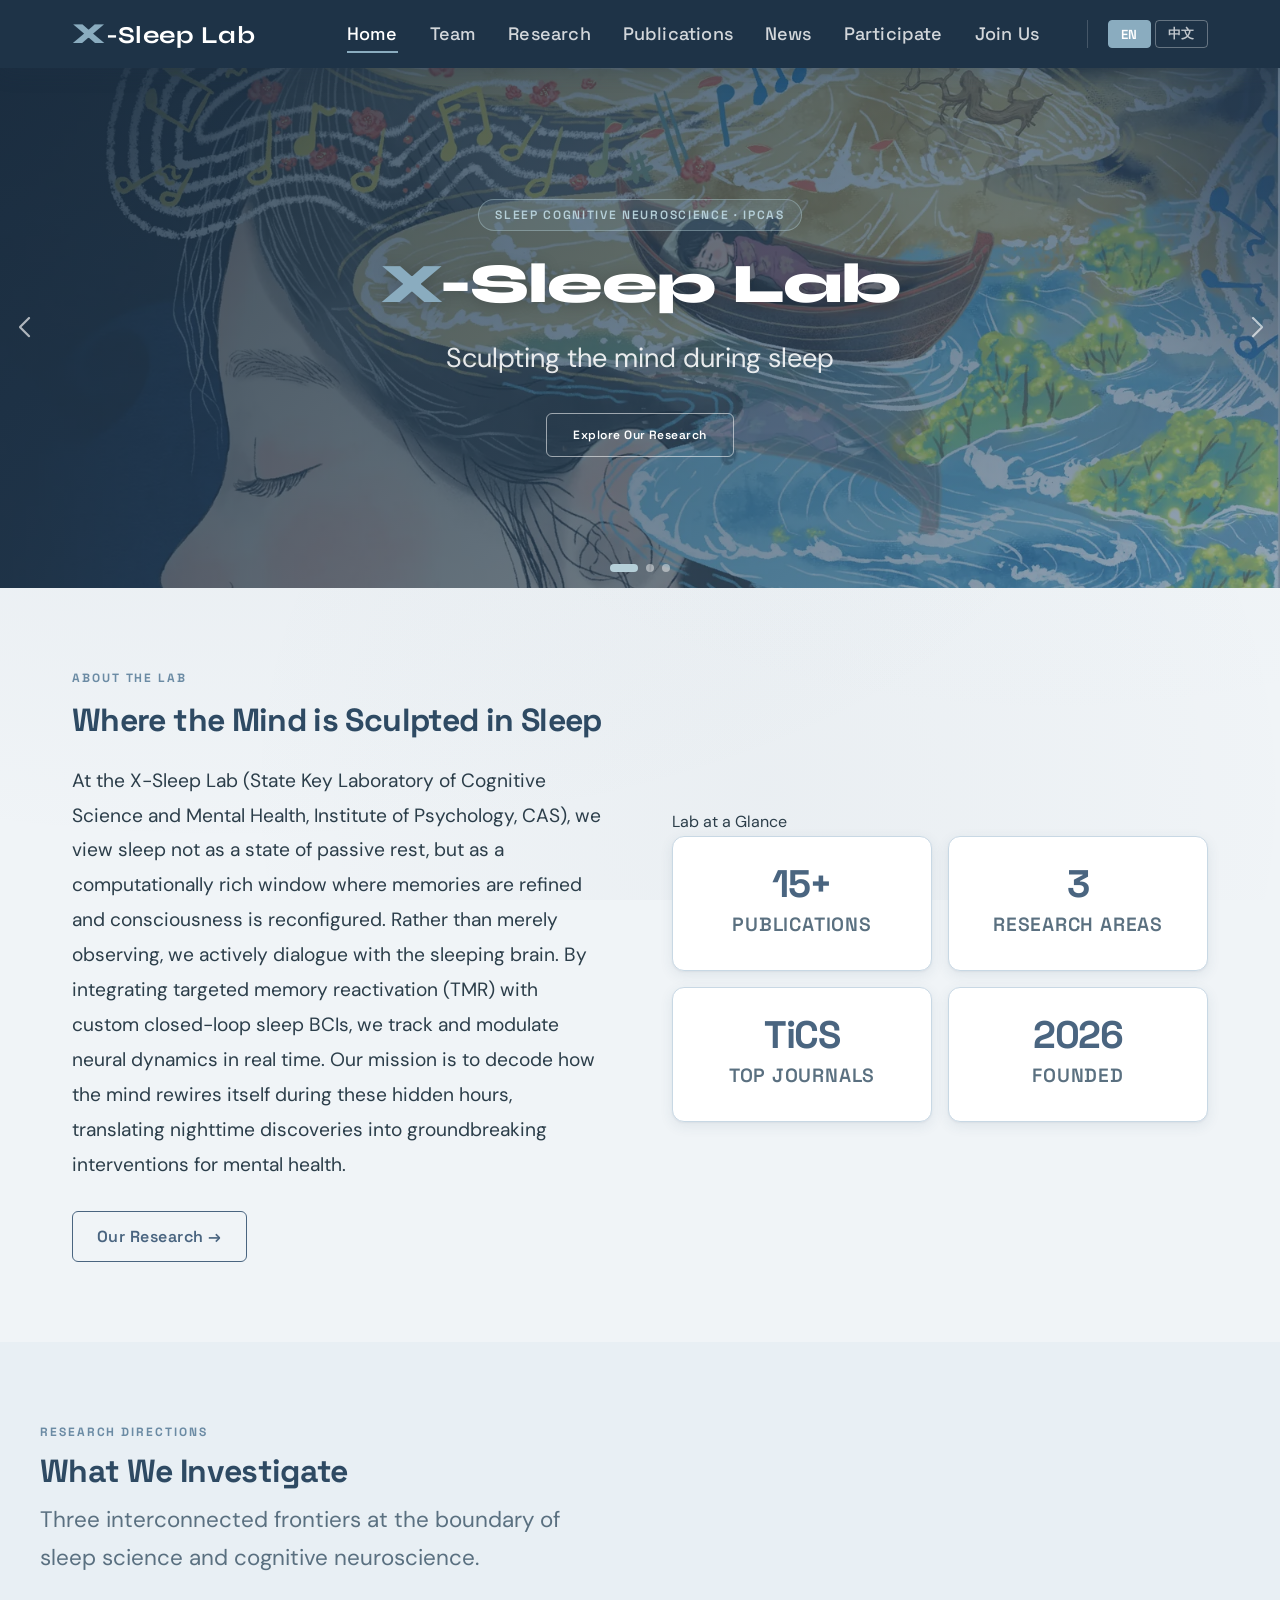
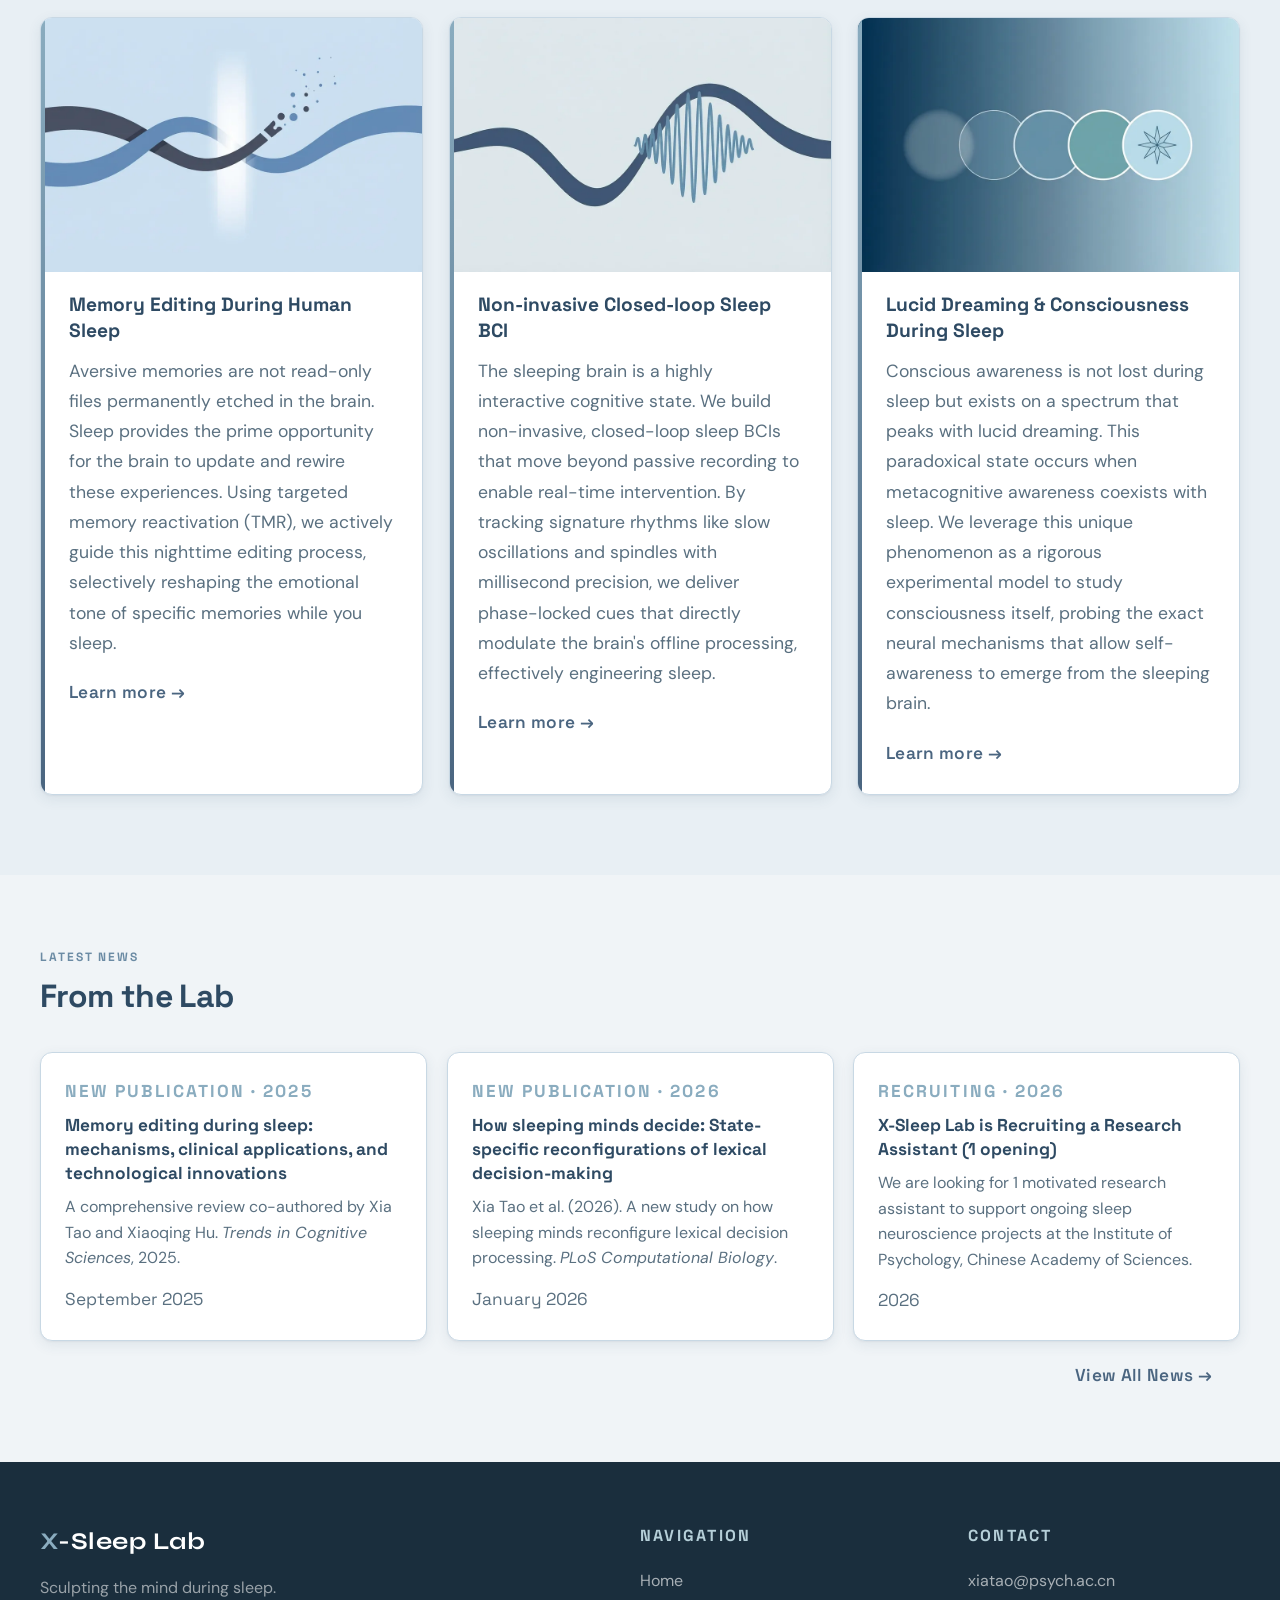
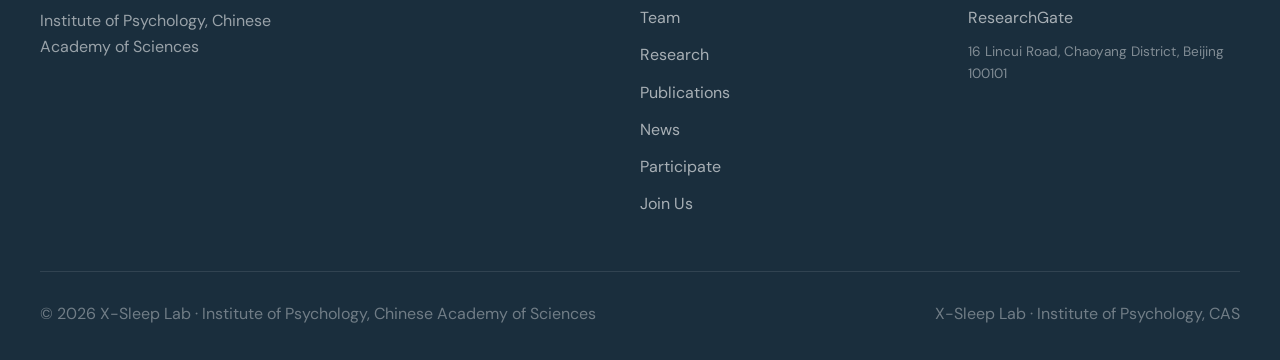
<file: index.html>
<!DOCTYPE html>
<html lang="en">
<head>
  <meta charset="UTF-8">
  <meta name="viewport" content="width=device-width, initial-scale=1.0">
  <title>X-Sleep Lab | IPCAS</title>
  <meta name="description" content="X-Sleep Lab — Sleep Cognitive Neuroscience at the Institute of Psychology, Chinese Academy of Sciences. PI: Xia Tao.">
  <meta property="og:title" content="X-Sleep Lab | Sleep Cognitive Neuroscience">
  <meta property="og:description" content="Exploring memory, consciousness, and brain-computer interfaces during sleep. Institute of Psychology, Chinese Academy of Sciences.">
  <meta property="og:type" content="website">
  <meta property="og:url" content="https://xsleeplab.cn/">
  <meta property="og:image" content="https://xsleeplab.cn/home_pic/xt.png">
  <meta name="twitter:card" content="summary_large_image">
  <link rel="canonical" href="https://xsleeplab.cn/">
  <link rel="icon" type="image/png" href="favicon.png">
  <script type="application/ld+json">
  {
    "@context": "https://schema.org",
    "@type": "ResearchOrganization",
    "name": "X-Sleep Lab",
    "url": "https://xsleeplab.cn/",
    "email": "xiatao@psych.ac.cn",
    "parentOrganization": {
      "@type": "ResearchOrganization",
      "name": "Institute of Psychology, Chinese Academy of Sciences",
      "url": "https://psych.cas.cn/"
    },
    "founder": {
      "@type": "Person",
      "name": "Tao Xia",
      "sameAs": [
        "https://www.researchgate.net/profile/Tao-Xia-6",
        "https://orcid.org/0000-0002-4989-4864"
      ]
    },
    "address": {
      "@type": "PostalAddress",
      "streetAddress": "16 Lincui Road",
      "addressLocality": "Beijing",
      "postalCode": "100101",
      "addressCountry": "CN"
    }
  }
  </script>

  <!-- Fonts -->
  <link rel="preconnect" href="https://fonts.googleapis.com">
  <link rel="preconnect" href="https://fonts.gstatic.com" crossorigin>
  <!-- 非阻塞加载：fonts.googleapis.com 在中国大陆不可达，
       用 media="print" 让它不阻塞首屏，加载成功后再切回 all。 -->
  <link rel="stylesheet" href="https://fonts.googleapis.com/css2?family=Syne:wght@700;800&family=Space+Grotesk:wght@400;500;600;700;800&family=DM+Sans:ital,wght@0,400;0,500;0,600;1,400&family=Noto+Serif+SC:wght@400;600;700&family=ZCOOL+XiaoWei&family=Ma+Shan+Zheng&display=swap" media="print" onload="this.media='all'">
  <noscript><link rel="stylesheet" href="https://fonts.googleapis.com/css2?family=Syne:wght@700;800&family=Space+Grotesk:wght@400;500;600;700;800&family=DM+Sans:ital,wght@0,400;0,500;0,600;1,400&family=Noto+Serif+SC:wght@400;600;700&family=ZCOOL+XiaoWei&family=Ma+Shan+Zheng&display=swap"></noscript>

  <!-- Swiper -->
  <link rel="stylesheet" href="https://cdn.jsdelivr.net/npm/swiper@11/swiper-bundle.min.css"/>

  <link rel="stylesheet" href="css/style.css">
</head>
<body>

  <!-- ========== HEADER ========== -->
  <header class="site-header">
    <div class="nav-container">
      <a href="index.html" class="site-title">
        <span class="x-letter">X</span>-Sleep Lab
      </a>
      <button class="menu-toggle" aria-label="Toggle navigation" aria-expanded="false" aria-controls="main-navigation">
        <span></span><span></span><span></span>
      </button>
      <nav class="main-nav" id="main-navigation">
        <a href="index.html" class="active" aria-current="page" data-i18n="nav.home">Home</a>
        <a href="team.html"  data-i18n="nav.team">Team</a>
        <a href="research.html" data-i18n="nav.research">Research</a>
        <a href="publications.html" data-i18n="nav.publications">Publications</a>
        <a href="news.html"  data-i18n="nav.news">News</a>
        <a href="participate.html" data-i18n="nav.participate">Participate</a>
        <a href="join.html"  data-i18n="nav.join">Join Us</a>
        <span class="lang-switch">
          <button data-lang="en" class="active">EN</button>
          <button data-lang="zh">中文</button>
        </span>
      </nav>
    </div>
  </header>

  <!-- ========== HERO SWIPER ========== -->
  <div class="swiper hero-swiper">
    <div class="swiper-wrapper">

      <!-- Slide 1: Lab Intro -->
      <div class="swiper-slide">
        <div class="slide-bg slide-bg--dream" style="background-image: url('dream.webp'), linear-gradient(135deg, #1E3347 0%, #2E4A63 45%, #4A6580 100%);"></div>
        <div class="slide-overlay"></div>
        <div class="slide-content">
          <span class="slide-tag" data-i18n="index.slide1Tag">Sleep Cognitive Neuroscience · IPCAS</span>
          <h1 class="slide-title"><span class="x-mark">X</span>-Sleep Lab</h1>
          <p class="slide-subtitle" data-i18n="index.slide1Sub">Sleep is where the mind is sculpted.</p>
          <a href="research.html" class="slide-cta" data-i18n="index.slide1Cta">Explore Our Research</a>
        </div>
      </div>

      <!-- Slide 2: Featured Publication -->
      <div class="swiper-slide">
        <div class="slide-bg" style="background: linear-gradient(135deg, #2E4A63 0%, #3D607A 45%, #5A7A8C 100%);"></div>
        <div class="slide-overlay"></div>
        <div class="slide-content">
          <span class="slide-tag" data-i18n="index.slide2Tag">Featured Publication · TiCS 2025</span>
          <h2 class="slide-title" style="font-size: 2rem; max-width: 720px; margin-left: auto; margin-right: auto;" data-i18n="index.slide2Title">Memory Editing during Human Sleep</h2>
          <p class="slide-subtitle" data-i18n="index.slide2Sub">Published in Trends in Cognitive Sciences.</p>
          <a href="publications.html" class="slide-cta" data-i18n="index.slide2Cta">View Publications</a>
        </div>
      </div>

      <!-- Slide 3: Recruiting -->
      <div class="swiper-slide">
        <div class="slide-bg" style="background: linear-gradient(135deg, #1A2E3D 0%, #2A4560 45%, #3D607A 100%);"></div>
        <div class="slide-overlay"></div>
        <div class="slide-content">
          <span class="slide-tag" data-i18n="index.slide3Tag">We Are Recruiting · 2026</span>
          <h2 class="slide-title" data-i18n="index.slide3Title">Join X-Sleep Lab</h2>
          <p class="slide-subtitle" data-i18n="index.slide3Sub">We welcome curious minds passionate about sleep research.</p>
          <a href="join.html" class="slide-cta" data-i18n="index.slide3Cta">See Open Positions</a>
        </div>
      </div>

    </div><!-- /swiper-wrapper -->
    <div class="swiper-pagination"></div>
    <div class="swiper-button-prev"></div>
    <div class="swiper-button-next"></div>
  </div><!-- /hero-swiper -->

  <!-- ========== ABOUT ========== -->
  <section class="about-section">
    <div class="about-text">
      <p class="section-label" data-i18n="index.aboutLabel">About the Lab</p>
      <h2 data-i18n="index.aboutTitle">Where the Mind is Sculpted in Sleep</h2>
      <p data-i18n="index.about1">At the X-Sleep Lab (State Key Laboratory of Cognitive Science, Institute of Psychology, CAS), we view sleep not as a passive rest, but as a computationally rich state where memories are edited and consciousness is reconfigured. Instead of merely observing, we actively dialogue with the sleeping brain. By combining targeted memory reactivation (TMR) with custom closed-loop sleep BCIs, we track and interact with neural dynamics in real time. Through this, we are uncovering how the mind rewires itself during these hidden hours, translating nighttime discoveries into novel interventions for mental health.</p>
      <a href="research.html" class="btn btn-outline">Our Research →</a>
    </div>
    <div class="about-visual">
      <p class="section-label" data-i18n="index.statsLabel">Lab at a Glance</p>
      <div class="about-stat-grid">
        <div class="stat-card">
          <div class="stat-number" data-i18n="index.stat1Num">15+</div>
          <div class="stat-label" data-i18n="index.stat1Label">Publications</div>
        </div>
        <div class="stat-card">
          <div class="stat-number" data-i18n="index.stat2Num">3</div>
          <div class="stat-label" data-i18n="index.stat2Label">Research Areas</div>
        </div>
        <div class="stat-card">
          <div class="stat-number" data-i18n="index.stat3Num">TiCS</div>
          <div class="stat-label" data-i18n="index.stat3Label">Top Journals</div>
        </div>
        <div class="stat-card">
          <div class="stat-number" data-i18n="index.stat4Num">2026</div>
          <div class="stat-label" data-i18n="index.stat4Label">Founded</div>
        </div>
      </div>
    </div>
  </section>

  <!-- ========== RESEARCH HIGHLIGHTS ========== -->
  <section class="research-highlights">
    <div class="section-header">
      <p class="section-label" data-i18n="index.researchLabel">Research Directions</p>
      <h2 data-i18n="index.researchTitle">What We Investigate</h2>
      <p data-i18n="index.researchSub">Three interconnected frontiers at the boundary of sleep science and cognitive neuroscience.</p>
    </div>
    <div class="highlights-grid">
      <div class="highlight-card">
        <img class="highlight-media" src="home_pic/direction1.webp" alt="Memory Editing During Human Sleep" width="960" height="644" loading="lazy" decoding="async">
        <h3 data-i18n="index.r1Title">Memory Editing During Human Sleep</h3>
        <p data-i18n="index.r1Desc">Aversive memories are not read-only files permanently etched in the brain. Sleep provides the prime opportunity for the brain to update and rewire these experiences. Using targeted memory reactivation (TMR), we actively guide this nighttime editing process, selectively reshaping the emotional tone of specific memories while you sleep.</p>
        <a href="research.html" class="highlight-link" data-i18n="index.r1Link">Learn more →</a>
      </div>
      <div class="highlight-card">
        <img class="highlight-media" src="home_pic/direction2.webp" alt="Non-invasive Closed-loop Sleep BCI" width="960" height="644" loading="lazy" decoding="async">
        <h3 data-i18n="index.r2Title">Non-invasive Closed-loop Sleep BCI</h3>
        <p data-i18n="index.r2Desc">The sleeping brain is a highly interactive cognitive state. We build non-invasive, closed-loop sleep BCIs that move beyond passive recording to enable real-time intervention. By tracking signature rhythms like slow oscillations and spindles with millisecond precision, we deliver phase-locked cues that directly modulate the brain's offline processing, effectively engineering sleep.</p>
        <a href="research.html" class="highlight-link" data-i18n="index.r2Link">Learn more →</a>
      </div>
      <div class="highlight-card">
        <img class="highlight-media" src="home_pic/direction3.webp" alt="Lucid Dreaming and Consciousness During Sleep" width="960" height="644" loading="lazy" decoding="async">
        <h3 data-i18n="index.r3Title">Lucid Dreaming &amp; Consciousness During Sleep</h3>
        <p data-i18n="index.r3Desc">Conscious awareness is not lost during sleep but exists on a spectrum that peaks with lucid dreaming. This paradoxical state occurs when metacognitive awareness coexists with sleep. We leverage this unique phenomenon as a rigorous experimental model to study consciousness itself, probing the exact neural mechanisms that allow self-awareness to emerge from the sleeping brain.</p>
        <a href="research.html" class="highlight-link" data-i18n="index.r3Link">Learn more →</a>
      </div>
    </div>
  </section>

  <!-- ========== NEWS STRIP ========== -->
  <section class="news-strip">
    <div class="news-strip-inner">
      <div class="section-header" style="margin-bottom: 0;">
        <p class="section-label" data-i18n="index.newsLabel">Latest News</p>
        <h2 data-i18n="index.newsTitle">From the Lab</h2>
      </div>
      <div class="news-strip-grid" id="news-strip-grid">
        <!-- STATIC:NEWS-STRIP:START -->
<a href="news.html" class="news-strip-card">
  <span class="news-strip-tag">New Publication · 2025</span>
  <h4>Memory editing during sleep: mechanisms, clinical applications, and technological innovations</h4>
  <p>A comprehensive review co-authored by Xia Tao and Xiaoqing Hu. <em>Trends in Cognitive Sciences</em>, 2025.</p>
  <span class="news-strip-date">September 2025</span>
</a>
<a href="news.html" class="news-strip-card">
  <span class="news-strip-tag">New Publication · 2026</span>
  <h4>How sleeping minds decide: State-specific reconfigurations of lexical decision-making</h4>
  <p>Xia Tao et al. (2026). A new study on how sleeping minds reconfigure lexical decision processing. <em>PLoS Computational Biology</em>.</p>
  <span class="news-strip-date">January 2026</span>
</a>
<a href="join.html" class="news-strip-card">
  <span class="news-strip-tag">Recruiting · 2026</span>
  <h4>X-Sleep Lab is Recruiting a Research Assistant (1 opening)</h4>
  <p>We are looking for 1 motivated research assistant to support ongoing sleep neuroscience projects at the Institute of Psychology, Chinese Academy of Sciences.</p>
  <span class="news-strip-date">2026</span>
</a>
<!-- STATIC:NEWS-STRIP:END -->
      </div>
      <div style="text-align: right; margin-top: 20px;">
        <a href="news.html" class="highlight-link" data-i18n="index.viewAllNews">View All News →</a>
      </div>
    </div>
  </section>

  <!-- ========== FOOTER ========== -->
  <footer class="site-footer">
    <div class="footer-inner">
      <div class="footer-brand">
        <div class="footer-brand-name"><span class="x-letter">X</span>-Sleep Lab</div>
        <p data-i18n="footer.desc">Sleep is where experience is sculpted.</p>
        <p>Institute of Psychology, Chinese Academy of Sciences</p>
      </div>
      <div class="footer-col">
        <h4 data-i18n="footer.navTitle">Navigation</h4>
        <ul>
          <li><a href="index.html"        data-i18n="nav.home">Home</a></li>
          <li><a href="team.html"         data-i18n="nav.team">Team</a></li>
          <li><a href="research.html"     data-i18n="nav.research">Research</a></li>
          <li><a href="publications.html" data-i18n="nav.publications">Publications</a></li>
          <li><a href="news.html"         data-i18n="nav.news">News</a></li>
          <li><a href="participate.html" data-i18n="nav.participate">Participate</a></li>
          <li><a href="join.html"         data-i18n="nav.join">Join Us</a></li>
        </ul>
      </div>
      <div class="footer-col">
        <h4 data-i18n="footer.contactTitle">Contact</h4>
        <ul>
          <li><a href="mailto:xiatao@psych.ac.cn">xiatao@psych.ac.cn</a></li>
          <li><a href="https://www.researchgate.net/profile/Tao-Xia-6" target="_blank" rel="noopener">ResearchGate</a></li>
        </ul>
        <p style="font-size:0.85rem; opacity:0.55; margin-top:10px; line-height:1.55;" data-i18n="footer.address">16 Lincui Road, Chaoyang District, Beijing 100101</p>
      </div>
    </div>
    <div class="footer-bottom">
      <p data-i18n="footer.copyright">© 2026 X-Sleep Lab · Institute of Psychology, Chinese Academy of Sciences</p>
      <p data-i18n="footer.labName">X-Sleep Lab · Institute of Psychology, CAS</p>
    </div>
  </footer>

  <!-- Swiper JS -->
  <script src="https://cdn.jsdelivr.net/npm/swiper@11/swiper-bundle.min.js"></script>
  <script>
    const reduceMotion = window.matchMedia('(prefers-reduced-motion: reduce)').matches;
    if (typeof Swiper === 'function') {
      new Swiper('.hero-swiper', {
        loop: true,
        speed: reduceMotion ? 0 : 900,
        autoplay: reduceMotion ? false : { delay: 16000, disableOnInteraction: false },
        effect: reduceMotion ? 'slide' : 'fade',
        fadeEffect: { crossFade: true },
        pagination: { el: '.swiper-pagination', clickable: true },
        navigation: { nextEl: '.swiper-button-next', prevEl: '.swiper-button-prev' }
      });
    } else {
      document.documentElement.classList.add('no-swiper');
    }
  </script>
  <script src="js/content.js?v=2"></script>
  <script src="js/md-loader.js?v=2"></script>
  <script src="js/translations.js?v=2"></script>
  <script src="js/lang-switch.js"></script>
  <script src="js/nav.js"></script>
</body>
</html>
</file>
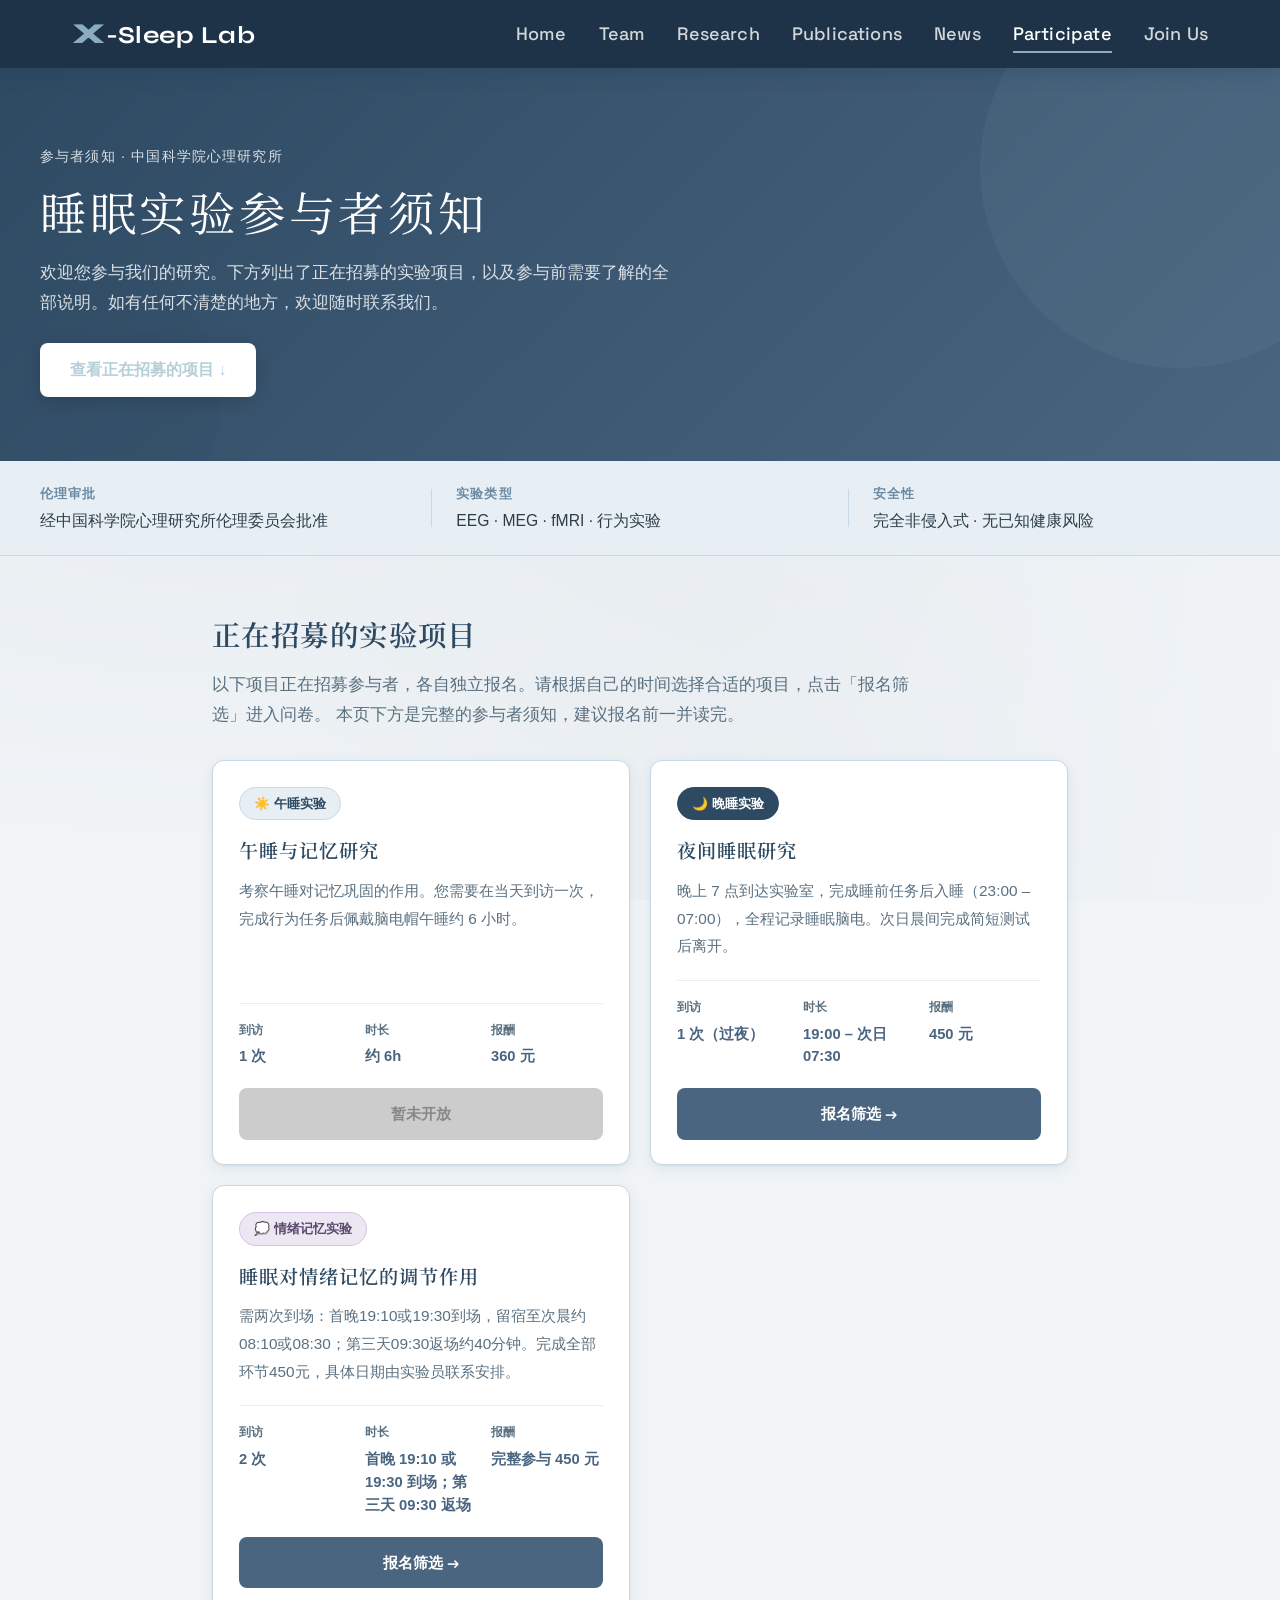
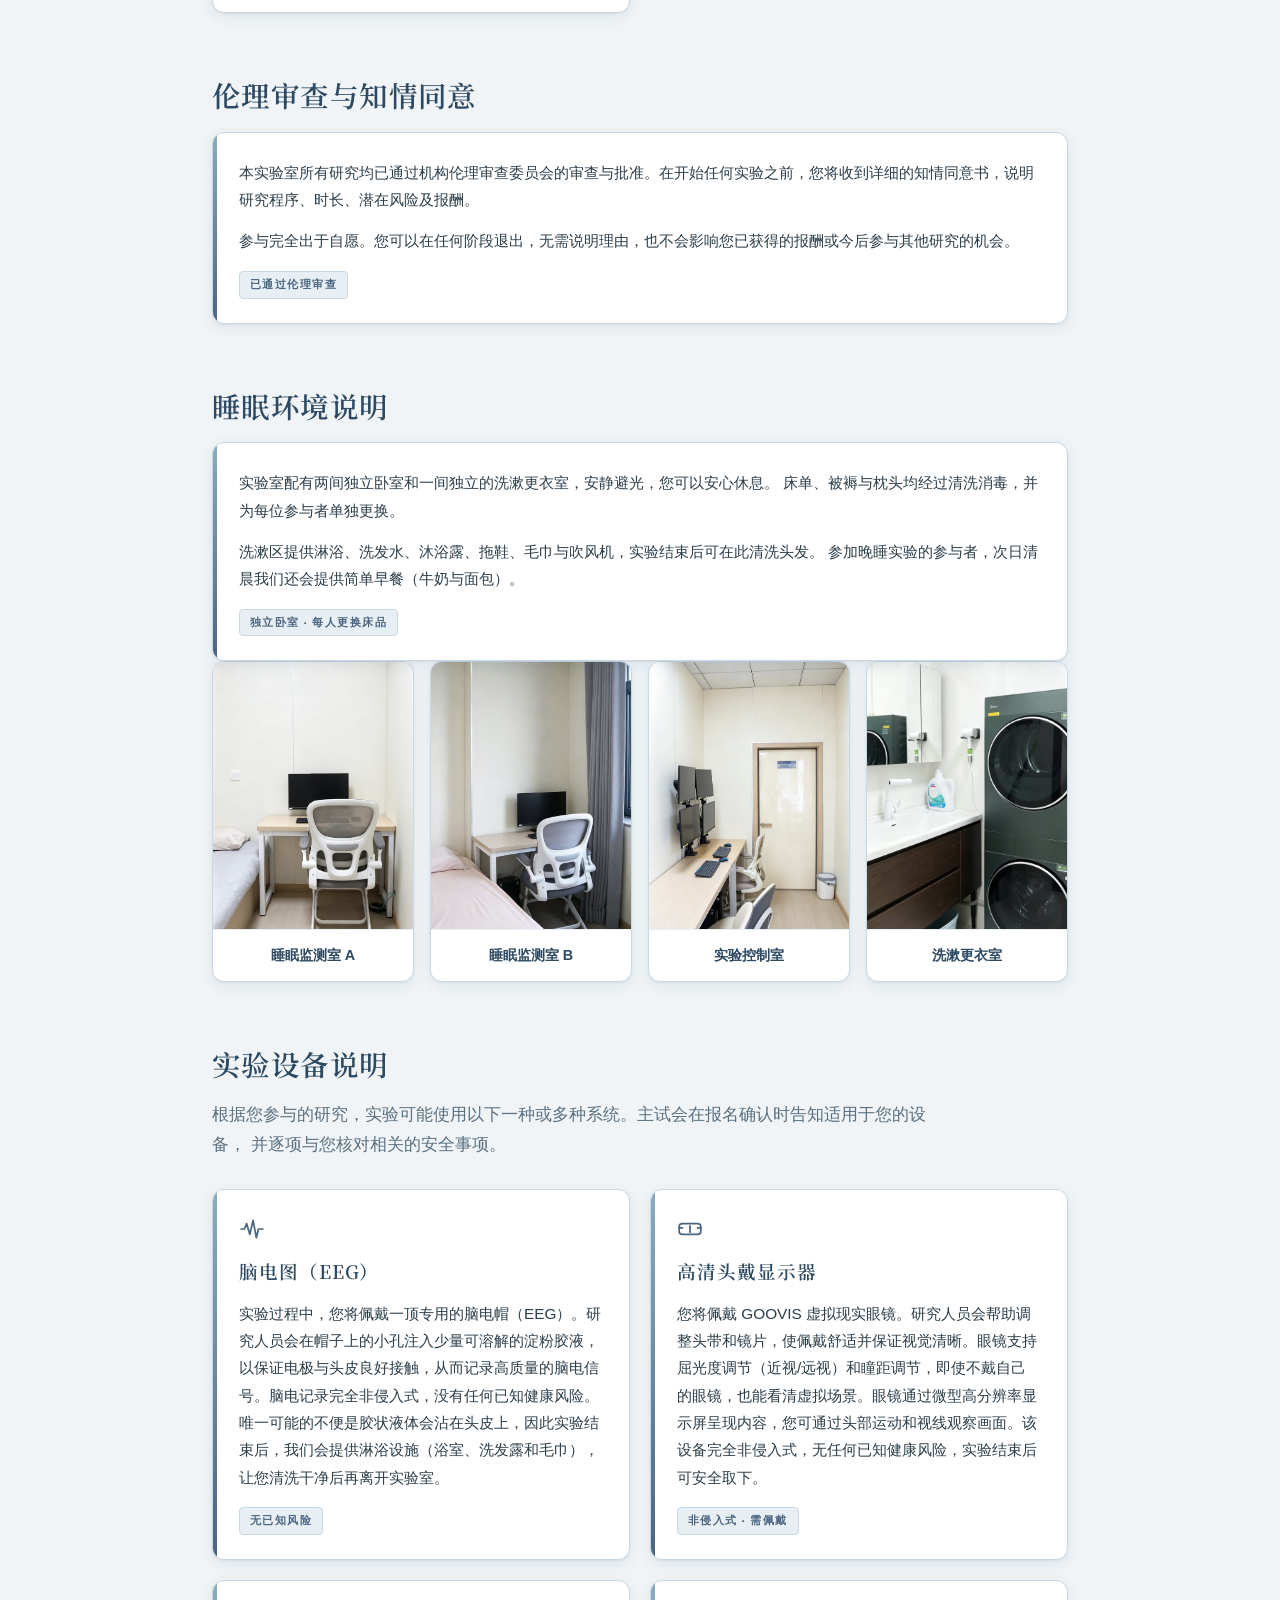
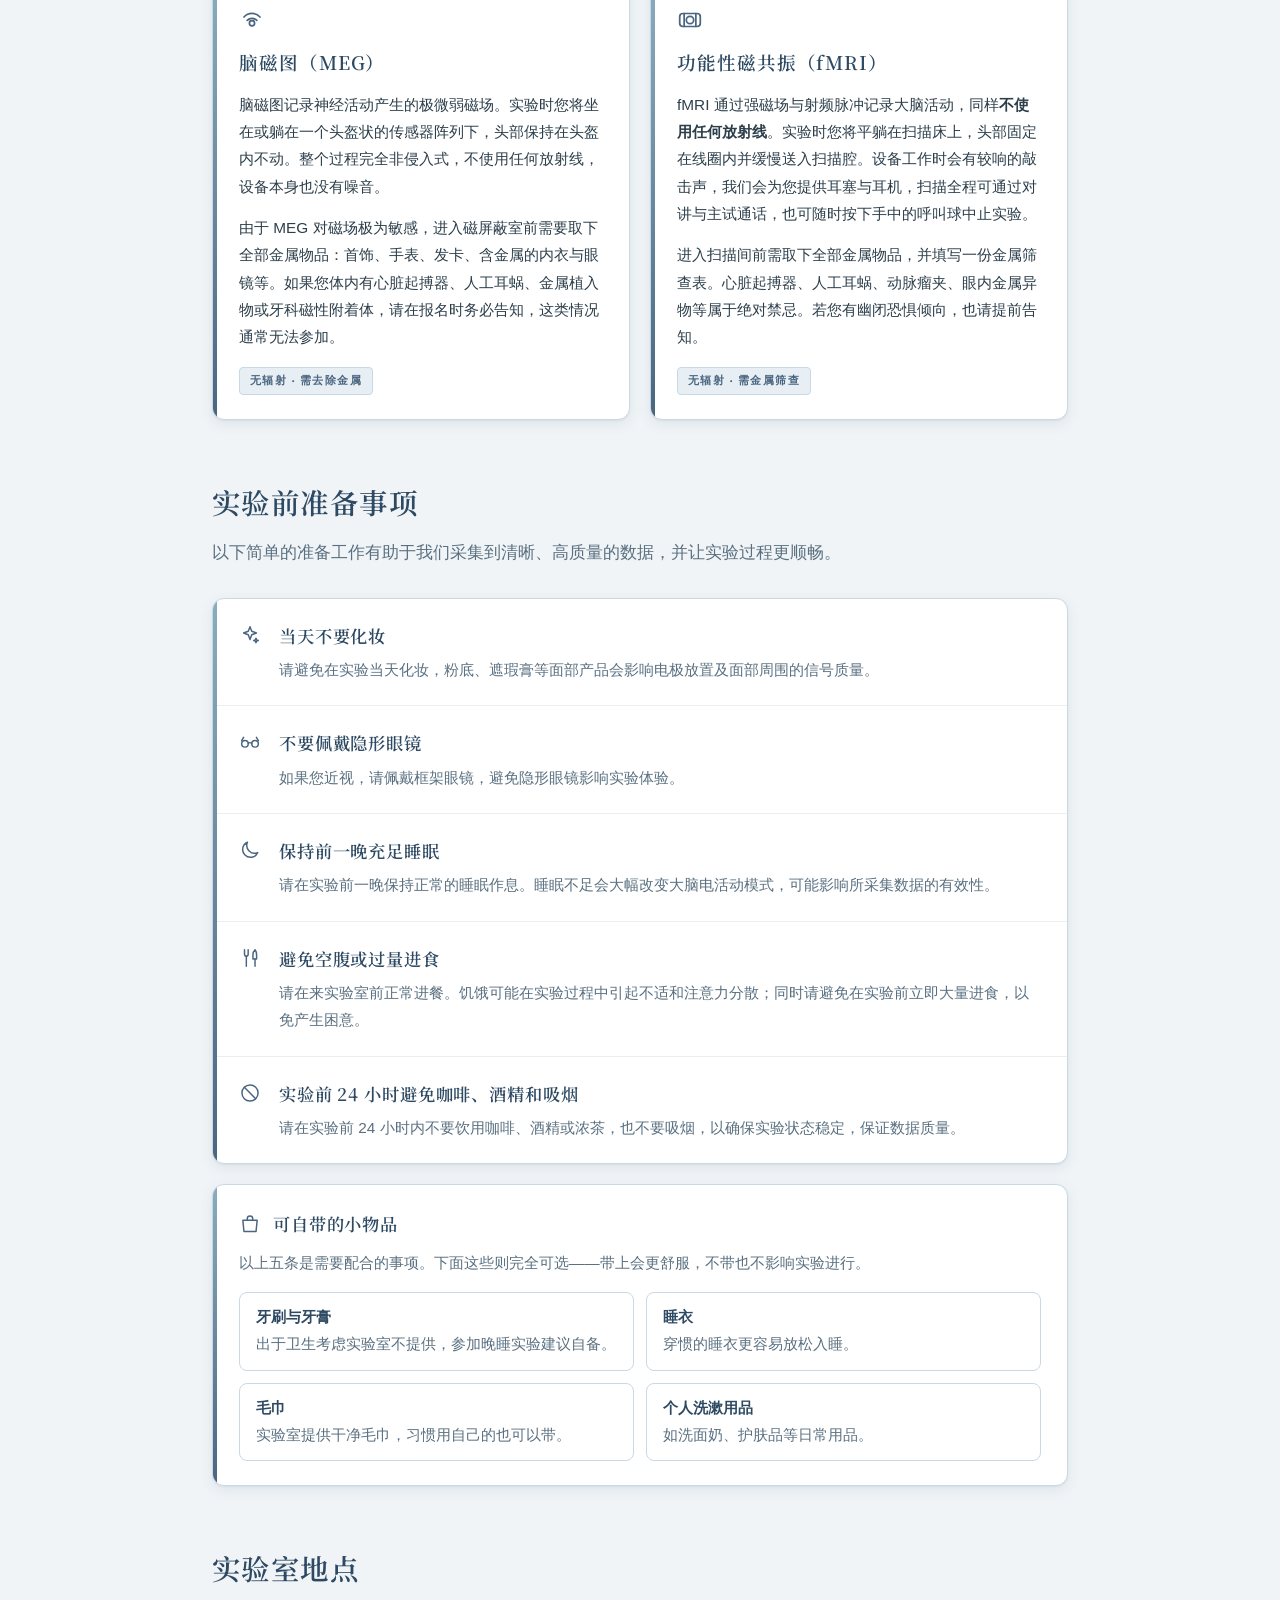
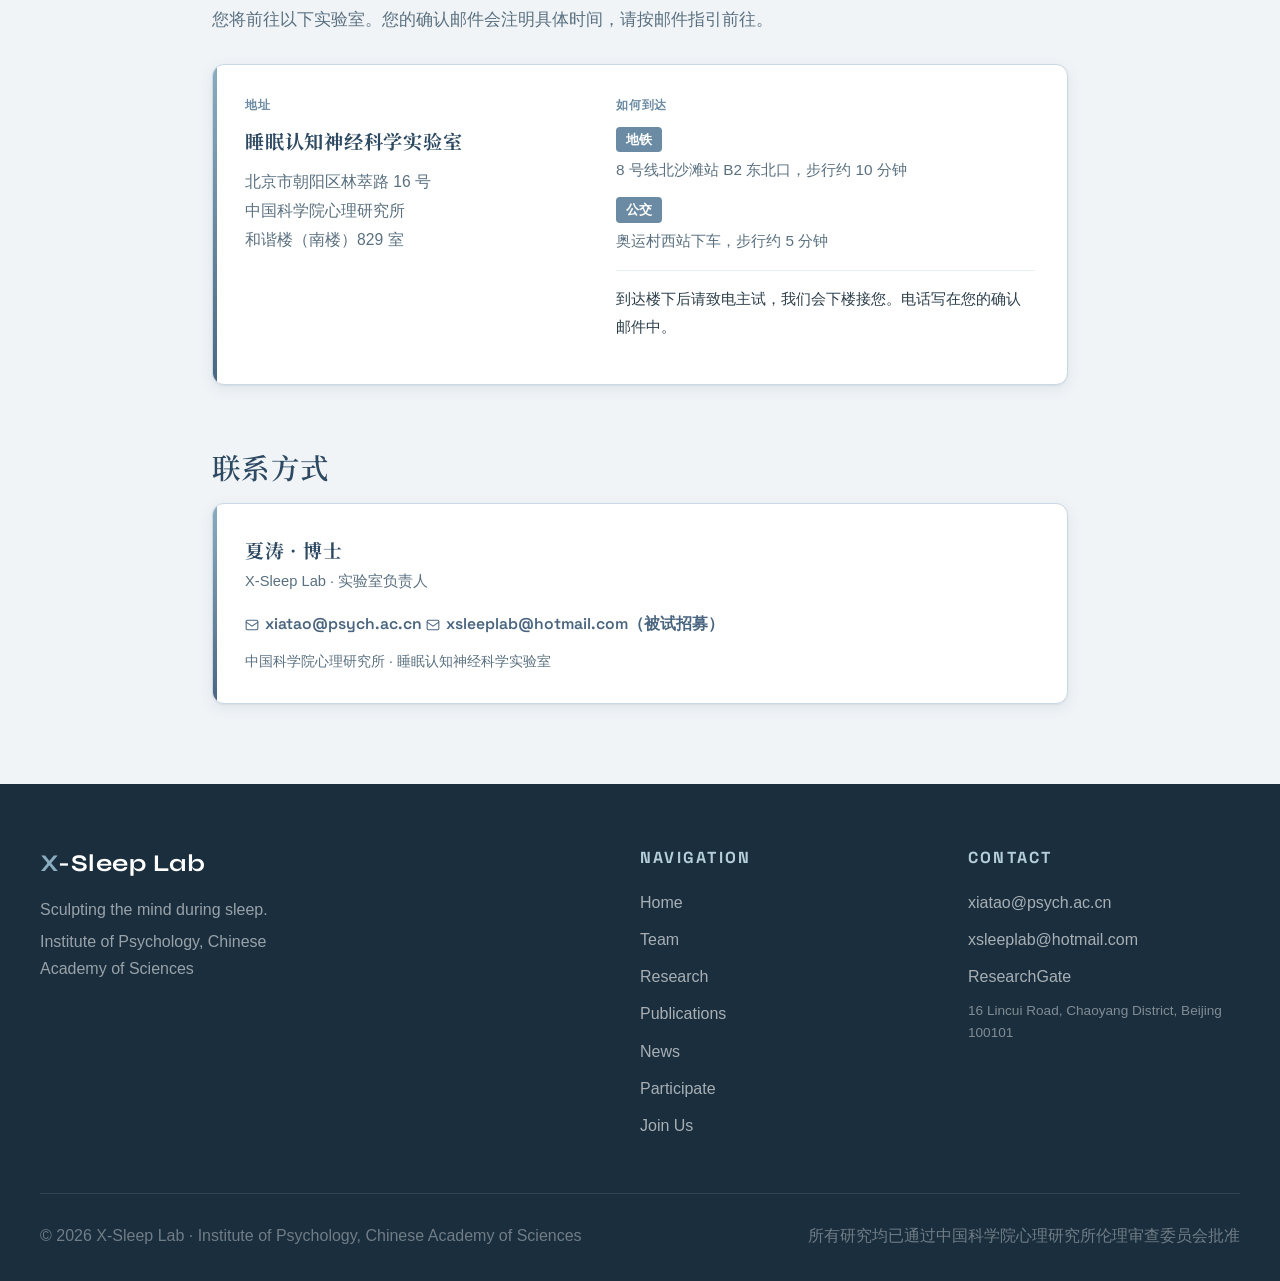
<file: signup/index.html>
<!DOCTYPE html>
<html lang="zh-CN">
<head>
  <meta charset="UTF-8">
  <meta name="viewport" content="width=device-width, initial-scale=1.0">
  <title>参与睡眠科学研究 — X-Sleep Lab</title>
  <link rel="preconnect" href="https://fonts.googleapis.com">
  <link rel="preconnect" href="https://fonts.gstatic.com" crossorigin>
  <!-- 非阻塞加载：fonts.googleapis.com 在中国大陆不可达，
       用 media="print" 让它不阻塞首屏，加载成功后再切回 all。 -->
  <link rel="stylesheet" href="https://fonts.googleapis.com/css2?family=DM+Sans:wght@400;500;600;700&family=Noto+Serif+SC:wght@400;500;600;700&family=Space+Grotesk:wght@400;500;600;700;800&family=Syne:wght@700;800&display=swap" media="print" onload="this.media='all'">
  <noscript><link rel="stylesheet" href="https://fonts.googleapis.com/css2?family=DM+Sans:wght@400;500;600;700&family=Noto+Serif+SC:wght@400;500;600;700&family=Space+Grotesk:wght@400;500;600;700;800&family=Syne:wght@700;800&display=swap"></noscript>
  <style>
    :root {
      --color-primary: #4A6580; --color-primary-dark: #2E4A63; --color-primary-mid: #6B8BA4;
      --color-accent: #8AACBF; --color-accent-light: #B5CFD8;
      --color-bg: #F0F4F7; --color-bg-alt: #E8EFF4; --color-white: #FFFFFF;
      --color-text: #2C3E4A; --color-text-light: #5A7080; --color-border: #C8D8E4;
      --color-nav: #1E3347; --color-footer: #1A2E3D;
      --color-success: #4A8C6F; --color-success-bg: #EBF5EF;
      --color-warn: #B8860B; --color-warn-bg: #FDF6E3;
      /* 每个字体栈都以平台中文字体收尾：Google Fonts 在中国大陆不可达，
         被试看到的必须是真实中文字体，而不是浏览器默认字体。 */
      --font-zh-sans: 'PingFang SC','Microsoft YaHei','Hiragino Sans GB','Noto Sans SC';
      --font-zh-serif: 'Songti SC','SimSun','Noto Serif SC';
      --font-brand: 'Syne','Space Grotesk',var(--font-zh-sans),sans-serif;
      --font-display: 'Space Grotesk','DM Sans',var(--font-zh-sans),sans-serif;
      --font-body: 'DM Sans',-apple-system,BlinkMacSystemFont,'Segoe UI',var(--font-zh-sans),sans-serif;
      --font-serif: 'Noto Serif SC',Georgia,var(--font-zh-serif),serif;
      --radius: 12px; --radius-sm: 8px;
      --shadow: 0 1px 2px rgba(46,74,99,0.06),0 4px 14px rgba(46,74,99,0.09),inset 0 1px 0 rgba(255,255,255,0.85);
      --shadow-md: 0 2px 4px rgba(46,74,99,0.07),0 8px 24px rgba(46,74,99,0.13),inset 0 1px 0 rgba(255,255,255,0.75);
      --shadow-hover: 0 6px 14px rgba(46,74,99,0.13),0 28px 56px rgba(46,74,99,0.26),inset 0 1px 0 rgba(255,255,255,0.60);
      --transition: all 0.28s cubic-bezier(0.4,0,0.2,1); --max-width: 1200px;
    }
    *,*::before,*::after{box-sizing:border-box;margin:0;padding:0}
    html{scroll-behavior:smooth}
    body{font-family:var(--font-body);color:var(--color-text);background:var(--color-bg);
      background-image:radial-gradient(ellipse at 18% 52%,rgba(74,101,128,0.045) 0%,transparent 58%),
      radial-gradient(ellipse at 82% 18%,rgba(138,172,191,0.04) 0%,transparent 55%);
      background-attachment:fixed;line-height:1.7;-webkit-font-smoothing:antialiased}
    img{max-width:100%;height:auto;display:block}
    a{color:var(--color-primary-mid);text-decoration:none;transition:var(--transition)}
    a:hover{color:var(--color-primary-dark)}

    .site-header{background:var(--color-nav);position:sticky;top:0;z-index:100;box-shadow:0 2px 20px rgba(30,51,71,0.3)}
    .nav-container{max-width:var(--max-width);margin:0 auto;padding:0 32px;display:flex;justify-content:space-between;align-items:center;height:68px}
    .site-title{font-family:var(--font-brand);font-size:1.52rem;font-weight:700;color:var(--color-white);text-decoration:none;letter-spacing:0.02em;display:flex;align-items:baseline;flex-shrink:0}
    .site-title .x-letter{color:var(--color-accent);font-size:1.82rem;font-weight:800}
    .site-title:hover{opacity:0.88}
    .main-nav{display:flex;align-items:center;gap:28px}
    .main-nav a{font-family:var(--font-display);font-size:1.05rem;font-weight:500;color:rgba(255,255,255,0.80);text-decoration:none;transition:var(--transition);position:relative;white-space:nowrap}
    .main-nav a::after{content:'';position:absolute;bottom:-4px;left:0;width:0;height:2px;background:var(--color-accent);transition:width 0.25s ease}
    .main-nav a:hover{color:var(--color-white)}
    .main-nav a:hover::after{width:100%}
    .main-nav a.active{color:var(--color-white)}
    .main-nav a.active::after{width:100%}

    .section{padding:80px 32px}.section-inner{max-width:var(--max-width);margin:0 auto}
    .section-label{font-family:var(--font-display);font-size:0.75rem;font-weight:700;letter-spacing:0.16em;text-transform:uppercase;color:var(--color-primary-mid);margin-bottom:10px}
    .section-title{font-family:var(--font-display);font-size:2rem;font-weight:700;color:var(--color-primary-dark);letter-spacing:-0.02em;line-height:1.2;margin-bottom:10px}
    .section-desc{font-size:1rem;color:var(--color-text-light);max-width:560px;margin-bottom:40px}
    .section-alt{background:var(--color-bg-alt)}

    .exp-grid{display:grid;grid-template-columns:repeat(auto-fill,minmax(360px,1fr));gap:24px}
    .exp-card{background:var(--color-white);border:1px solid var(--color-border);border-radius:var(--radius);padding:0;box-shadow:var(--shadow);transition:var(--transition);overflow:hidden;position:relative;display:flex;flex-direction:column}
    .exp-card::before{content:'';position:absolute;top:0;left:0;width:4px;height:100%;background:linear-gradient(180deg,var(--color-accent) 0%,var(--color-primary) 100%)}
    .exp-card:hover{box-shadow:var(--shadow-hover);transform:translateY(-6px);border-color:var(--color-accent)}
    .exp-card-header{padding:28px 28px 0}
    .exp-type-badge{display:inline-flex;align-items:center;gap:5px;font-family:var(--font-display);font-size:0.72rem;font-weight:700;letter-spacing:0.08em;text-transform:uppercase;padding:4px 12px;border-radius:20px;margin-bottom:12px}
    .exp-type-badge.nap{color:#B8860B;background:#FDF6E3;border:1px solid #E8D5A0}
    .exp-type-badge.overnight{color:#2E6B8A;background:#E8F4F8;border:1px solid #B8D8E8}
    .exp-card h3{font-family:var(--font-display);font-size:1.15rem;font-weight:700;color:var(--color-primary-dark);margin-bottom:12px;line-height:1.35}
    .exp-card-body{padding:0 28px;flex:1}
    .exp-card-body p{font-size:0.9rem;color:var(--color-text-light);line-height:1.68;margin-bottom:16px}
    .exp-card-meta{display:flex;flex-wrap:wrap;gap:16px;padding:16px 28px;border-top:1px solid var(--color-bg-alt)}
    .exp-meta-item{display:flex;align-items:center;gap:6px}
    .exp-meta-label{font-family:var(--font-display);font-size:0.72rem;font-weight:600;color:var(--color-text-light);text-transform:uppercase;letter-spacing:0.06em}
    .exp-meta-value{font-family:var(--font-display);font-size:0.88rem;font-weight:700;color:var(--color-primary)}
    .exp-card-action{padding:0 28px 24px}
    .btn{display:inline-flex;align-items:center;gap:6px;font-family:var(--font-display);font-size:0.92rem;font-weight:600;padding:11px 28px;border-radius:8px;border:1.5px solid transparent;cursor:pointer;transition:var(--transition);letter-spacing:0.03em}
    .btn-primary{background:var(--color-primary);color:var(--color-white);border-color:var(--color-primary)}
    .btn-primary:hover{background:var(--color-primary-dark);border-color:var(--color-primary-dark);transform:translateY(-1px);box-shadow:0 4px 16px rgba(46,74,99,0.28)}
    .btn-ghost{background:transparent;color:var(--color-text-light);border-color:var(--color-border)}
    .btn-ghost:hover{color:var(--color-text);border-color:var(--color-primary-mid);background:var(--color-bg-alt)}
    .btn-success{background:var(--color-success);color:var(--color-white);border-color:var(--color-success)}
    .btn-success:hover{background:#3d7a5e;border-color:#3d7a5e;transform:translateY(-1px);box-shadow:0 4px 16px rgba(74,140,111,0.28)}
    .btn:disabled{opacity:0.45;cursor:not-allowed;transform:none!important;box-shadow:none!important}
    .btn-block{width:100%;justify-content:center}

    .questionnaire-wrapper{max-width:780px;margin:0 auto}
    .step-progress{display:flex;align-items:center;justify-content:center;gap:0;margin-bottom:36px;flex-wrap:wrap}
    .step-circle{width:36px;height:36px;border-radius:50%;display:flex;align-items:center;justify-content:center;font-family:var(--font-display);font-size:0.82rem;font-weight:700;border:2px solid var(--color-border);color:var(--color-text-light);background:var(--color-white);transition:var(--transition);flex-shrink:0}
    .step-circle.active{background:var(--color-primary);color:var(--color-white);border-color:var(--color-primary);box-shadow:0 2px 12px rgba(74,101,128,0.35)}
    .step-circle.done{background:var(--color-success);color:var(--color-white);border-color:var(--color-success)}
    .step-line{width:36px;height:2px;background:var(--color-border);transition:var(--transition)}
    .step-line.done{background:var(--color-success)}

    .q-step-panel{background:var(--color-white);border:1px solid var(--color-border);border-radius:var(--radius);padding:36px 40px;box-shadow:var(--shadow);display:none}
    .q-step-panel.active{display:block}
    .q-step-title{font-family:var(--font-display);font-size:1.35rem;font-weight:700;color:var(--color-primary-dark);margin-bottom:8px}
    .q-step-desc{font-size:0.92rem;color:var(--color-text-light);margin-bottom:28px;line-height:1.65}
    .scale-hint{display:inline-block;background:var(--color-bg-alt);padding:2px 10px;border-radius:4px;font-size:0.82rem;font-weight:600;color:var(--color-primary-mid);margin-top:4px}

    .form-group{margin-bottom:24px}
    .form-label{display:block;font-weight:600;color:var(--color-text);margin-bottom:8px;font-size:0.95rem;line-height:1.55}
    .form-sublabel{font-size:0.82rem;color:var(--color-text-light);font-weight:400;display:block;margin-top:2px}
    .form-input{width:100%;padding:10px 14px;border:1.5px solid var(--color-border);border-radius:var(--radius-sm);font-family:var(--font-body);font-size:0.95rem;color:var(--color-text);background:var(--color-white);transition:var(--transition);outline:none}
    .form-input:focus{border-color:var(--color-primary);box-shadow:0 0 0 3px rgba(74,101,128,0.12)}
    .form-input::placeholder{color:var(--color-accent)}
    .form-input.short{width:180px}
    .form-row{display:grid;grid-template-columns:1fr 1fr;gap:20px}

    .radio-group{display:flex;flex-wrap:wrap;gap:8px;margin-top:4px}
    .radio-option{position:relative}
    .radio-option input[type="radio"]{position:absolute;opacity:0;width:0;height:0}
    .radio-option label{display:inline-flex;align-items:center;padding:8px 16px;border:1.5px solid var(--color-border);border-radius:var(--radius-sm);font-size:0.88rem;color:var(--color-text);cursor:pointer;transition:var(--transition);background:var(--color-white);user-select:none}
    .radio-option label:hover{border-color:var(--color-primary-mid);background:var(--color-bg-alt)}
    .radio-option input[type="radio"]:checked+label{background:var(--color-primary);color:var(--color-white);border-color:var(--color-primary);box-shadow:0 2px 8px rgba(74,101,128,0.25)}

    .checkbox-group{display:flex;align-items:flex-start;gap:10px}
    .checkbox-group input[type="checkbox"]{width:18px;height:18px;margin-top:3px;accent-color:var(--color-primary);flex-shrink:0}
    .checkbox-group label{font-size:0.92rem;color:var(--color-text);cursor:pointer;line-height:1.55}

    /* Custom screening checkbox options (styled like radio-options) */
    .checkbox-group{display:flex;flex-wrap:wrap;gap:8px;margin-top:4px}
    .checkbox-option{position:relative}
    .checkbox-option input[type="checkbox"]{position:absolute;opacity:0;width:0;height:0}
    .checkbox-option label{display:inline-flex;align-items:center;padding:8px 16px;border:1.5px solid var(--color-border);border-radius:var(--radius-sm);font-size:0.88rem;color:var(--color-text);cursor:pointer;transition:var(--transition);background:var(--color-white);user-select:none}
    .checkbox-option label:hover{border-color:var(--color-primary-mid);background:var(--color-bg-alt)}
    .checkbox-option input[type="checkbox"]:checked+label{background:var(--color-primary);color:var(--color-white);border-color:var(--color-primary);box-shadow:0 2px 8px rgba(74,101,128,0.25)}

    .checkbox-grid{display:grid;grid-template-columns:repeat(auto-fill,minmax(120px,1fr));gap:10px;margin-top:8px}
    .checkbox-grid .checkbox-group{padding:10px 14px;border:1.5px solid var(--color-border);border-radius:var(--radius-sm);transition:var(--transition);background:var(--color-white)}
    .checkbox-grid .checkbox-group:has(input:checked){border-color:var(--color-primary);background:rgba(74,101,128,0.06)}
    .checkbox-grid .checkbox-group:hover{border-color:var(--color-primary-mid)}

    .q-item{padding:18px 0;border-bottom:1px solid var(--color-bg-alt)}
    .q-item:last-child{border-bottom:none}
    .q-item-number{font-family:var(--font-display);font-size:0.78rem;font-weight:700;color:var(--color-accent);margin-right:6px}
    .q-subsection{font-weight:600;color:var(--color-primary-dark);font-size:0.98rem;margin:24px 0 8px;padding-top:16px;border-top:1px solid var(--color-bg-alt)}

    .consent-box{background:var(--color-bg);border:1px solid var(--color-border);border-radius:var(--radius-sm);padding:24px;max-height:320px;overflow-y:auto;margin-bottom:20px;font-size:0.92rem;line-height:1.85;color:var(--color-text);font-family:var(--font-serif)}
    .consent-box h4{font-family:var(--font-display);font-size:1rem;font-weight:700;color:var(--color-primary-dark);margin-bottom:12px}
    .consent-box p{margin-bottom:10px}

    .step-actions{display:flex;justify-content:space-between;align-items:center;margin-top:32px;padding-top:20px;border-top:1px solid var(--color-bg-alt)}
    .form-error{color:#c0392b;font-size:0.82rem;margin-top:4px;display:none;font-weight:500}
    .form-error.show{display:block}

    .result-panel{display:none;max-width:860px;margin:0 auto}.result-panel.active{display:block}
    .result-header{text-align:center;padding:40px;border-radius:var(--radius);margin-bottom:32px}
    .result-header.pass{background:var(--color-success-bg);border:1.5px solid var(--color-success)}
    .result-header.fail{background:var(--color-warn-bg);border:1.5px solid var(--color-warn)}
    .result-icon{font-size:3rem;margin-bottom:12px}
    .result-header h2{font-family:var(--font-display);font-size:1.6rem;font-weight:700;margin-bottom:10px}
    .result-header.pass h2{color:var(--color-success)}.result-header.fail h2{color:var(--color-warn)}
    .result-header p{font-size:1rem;color:var(--color-text-light);max-width:520px;margin:0 auto;line-height:1.72}

    .guide-section{background:var(--color-white);border:1px solid var(--color-border);border-radius:var(--radius);padding:40px;box-shadow:var(--shadow);margin-bottom:24px}
    .guide-section h3{font-family:var(--font-display);font-size:1.2rem;font-weight:700;color:var(--color-primary-dark);margin-bottom:18px;padding-bottom:10px;border-bottom:2px solid var(--color-bg-alt)}
    .guide-section p{font-size:0.95rem;line-height:1.82;color:var(--color-text);margin-bottom:14px}

    .timeline{position:relative;padding-left:28px;margin:20px 0}
    .timeline::before{content:'';position:absolute;left:8px;top:4px;bottom:4px;width:2px;background:var(--color-accent)}
    .timeline-item{position:relative;padding:12px 0 12px 20px}
    .timeline-item::before{content:'';position:absolute;left:-24px;top:18px;width:12px;height:12px;border-radius:50%;background:var(--color-primary);border:2px solid var(--color-white);box-shadow:0 0 0 2px var(--color-accent)}
    .timeline-time{font-family:var(--font-display);font-size:0.82rem;font-weight:700;color:var(--color-primary);margin-bottom:2px}
    .timeline-desc{font-size:0.92rem;color:var(--color-text);line-height:1.6}

    .schedule-timeline-card{background:var(--color-bg-alt);border:1px solid var(--color-border);border-radius:var(--radius-sm);padding:20px 24px;margin-bottom:24px}
    .schedule-timeline-card h4{font-family:var(--font-display);font-size:0.95rem;font-weight:700;color:var(--color-primary);margin:0 0 12px 0}
    .schedule-timeline-card .mini-timeline{list-style:none;padding:0;margin:0}
    .schedule-timeline-card .mini-timeline li{display:flex;gap:12px;padding:6px 0;font-size:0.9rem;line-height:1.5;border-bottom:1px solid var(--color-border)}
    .schedule-timeline-card .mini-timeline li:last-child{border-bottom:none}
    .schedule-timeline-card .mini-timeline .mt-time{flex-shrink:0;font-weight:600;color:var(--color-primary);min-width:120px}
    .schedule-timeline-card .mini-timeline .mt-desc{color:var(--color-text)}

    .prep-list{list-style:none;padding:0;margin:12px 0}
    .prep-list li{padding:10px 0 10px 28px;position:relative;font-size:0.95rem;color:var(--color-text);line-height:1.6;border-bottom:1px solid var(--color-bg-alt)}
    .prep-list li:last-child{border-bottom:none}
    .prep-list li::before{content:'✓';position:absolute;left:0;top:10px;font-weight:700;color:var(--color-success);font-size:1.1rem}

    .location-card{display:flex;gap:28px;margin-top:16px;align-items:flex-start}
    .location-info{flex:1}.location-info p{margin-bottom:8px}
    .location-map{width:300px;height:200px;background:var(--color-bg-alt);border:1px solid var(--color-border);border-radius:var(--radius-sm);display:flex;align-items:center;justify-content:center;color:var(--color-text-light);font-size:0.88rem;flex-shrink:0;overflow:hidden}

    .contact-form-card{background:var(--color-white);border:1px solid var(--color-border);border-radius:var(--radius);padding:36px;box-shadow:var(--shadow);margin-bottom:24px}
    .contact-form-card h3{font-family:var(--font-display);font-size:1.15rem;font-weight:700;color:var(--color-primary-dark);margin-bottom:16px}
    /* ----- 日历选择 ----- */
    .cal-header{display:flex;align-items:center;justify-content:space-between;margin-bottom:16px}
    .cal-title{font-family:var(--font-display);font-size:1.05rem;font-weight:700;color:var(--color-primary-dark)}
    .cal-nav{background:none;border:1px solid var(--color-border);border-radius:var(--radius-sm);width:32px;height:32px;display:flex;align-items:center;justify-content:center;cursor:pointer;color:var(--color-primary);font-size:1rem;transition:var(--transition)}
    .cal-nav:hover:not(:disabled){background:var(--color-bg-alt);border-color:var(--color-primary)}
    .cal-nav:disabled{opacity:0.3;cursor:not-allowed}
    .cal-weekdays{display:grid;grid-template-columns:repeat(7,1fr);gap:4px;margin-bottom:8px}
    .cal-wd{text-align:center;font-size:0.72rem;font-weight:600;color:var(--color-text-light);padding:4px 0}
    .cal-grid{display:grid;grid-template-columns:repeat(7,1fr);gap:4px}
    .cal-cell{border:1px solid var(--color-border);border-radius:var(--radius-sm);background:var(--color-white);padding:8px 4px;text-align:center;cursor:default;transition:var(--transition);position:relative;min-height:64px;display:flex;flex-direction:column;align-items:center;justify-content:center}
    .cal-cell.empty{border-color:transparent;background:transparent}
    .cal-cell .cal-num{font-family:var(--font-display);font-size:1.05rem;font-weight:700;color:var(--color-primary-dark);line-height:1.2}
    .cal-cell .cal-wd-label{font-size:0.65rem;color:var(--color-text-light);margin-top:2px}
    .cal-cell .cal-status{font-size:0.6rem;margin-top:4px;font-weight:600;line-height:1}
    .cal-cell.available{cursor:pointer;border-color:var(--color-border)}
    .cal-cell.available:hover{border-color:var(--color-primary);box-shadow:0 0 0 2px rgba(74,101,128,0.12)}
    .cal-cell.available .cal-status{color:var(--color-success)}
    .cal-cell.full{background:rgba(192,57,43,0.04)}
    .cal-cell.full .cal-status{color:#c0392b}
    .cal-cell.closed{opacity:0.35}
    .cal-cell.closed .cal-num{text-decoration:line-through}
    .cal-cell.disabled{opacity:0.35;cursor:not-allowed}
    .cal-cell.chosen{background:var(--color-primary);border-color:var(--color-primary)}
    .cal-cell.chosen .cal-num{color:var(--color-white)}
    .cal-cell.chosen .cal-wd-label{color:rgba(255,255,255,0.8)}
    .cal-cell.chosen .cal-status{color:rgba(255,255,255,0.9)}
    .cal-cell.today .cal-num{color:var(--color-accent)}
    .cal-legend{display:flex;gap:16px;margin-top:14px;font-size:0.75rem;color:var(--color-text-light);flex-wrap:wrap}
    .cal-legend span{display:flex;align-items:center;gap:4px}
    .cal-legend .dot{width:8px;height:8px;border-radius:50%;display:inline-block}
    .cal-legend .dot.avail{background:var(--color-success)}
    .cal-legend .dot.full{background:#c0392b}
    .cal-legend .dot.closed{background:#aab7c0}
    @media(max-width:480px){.cal-cell{min-height:52px;padding:6px 2px}.cal-cell .cal-num{font-size:0.9rem}.cal-cell .cal-wd-label{display:none}.cal-cell .cal-status{font-size:0.55rem}}
    .form-submit-status{padding:16px;border-radius:var(--radius-sm);margin-top:16px;font-size:0.92rem;display:none}
    .form-submit-status.pending{display:block;background:var(--color-bg-alt);color:var(--color-primary-dark);border:1px solid var(--color-border)}
    .form-submit-status.notice{display:block;background:var(--color-warn-bg);color:var(--color-warn);border:1px solid var(--color-warn)}
    .form-submit-status.success{display:block;background:var(--color-success-bg);color:var(--color-success);border:1px solid var(--color-success)}
    .form-submit-status.error{display:block;background:#fef2f2;color:#c0392b;border:1px solid #f5c6cb}

    .site-footer{background:var(--color-footer);color:rgba(255,255,255,0.82);padding:48px 32px 28px}
    .footer-inner{max-width:var(--max-width);margin:0 auto;text-align:center}
    .footer-brand{font-family:var(--font-brand);font-size:1.32rem;font-weight:700;color:var(--color-white);margin-bottom:8px}
    .footer-brand .x-letter{color:var(--color-accent)}
    .footer-desc{font-size:0.92rem;opacity:0.6;margin-bottom:20px}
    .footer-bottom{padding-top:20px;border-top:1px solid rgba(255,255,255,0.10);font-size:0.85rem;opacity:0.46}

    .menu-toggle{display:none;flex-direction:column;gap:5px;background:none;border:none;cursor:pointer;padding:8px}
    .menu-toggle span{width:24px;height:2px;background:var(--color-white);border-radius:2px;transition:var(--transition)}

    @media(max-width:768px){.nav-container{padding:14px 20px;flex-wrap:wrap;height:auto;gap:12px}.menu-toggle{display:flex}.main-nav{display:none;width:100%;flex-direction:column;gap:12px;padding:12px 0}.main-nav.open{display:flex}.section{padding:56px 20px}.exp-grid{grid-template-columns:1fr}.form-row{grid-template-columns:1fr}.q-step-panel{padding:24px 20px}.guide-section{padding:24px 20px}.location-card{flex-direction:column}.location-map{width:100%}/* 9×28 + 8×12 = 348px，窄至 481px 的屏幕仍是一行（可用约 401px） */
      .step-line{width:12px}.step-circle{width:28px;height:28px;font-size:0.74rem}
      /* 16px 是 iOS Safari 的临界值：小于它，聚焦输入框会自动放大页面且不会缩回 */
      .form-input{font-size:16px}
      /* 触控目标提到 44px：DASS 有 21 题 × 4 选项，误触代价高 */
      .radio-option label{padding:12px 16px}
      .checkbox-grid .checkbox-group{padding:12px 14px}
      .btn{padding:13px 24px}}
    @media(max-width:480px){.radio-group{flex-direction:column}
      /* 9 个步骤圆点必须挤进一行，否则 flex-wrap 会把连线甩到行尾。
         9×24 + 8×6 = 264px，窄至 360px 的手机仍装得下（可用约 280px）。 */
      .step-circle{width:24px;height:24px;font-size:0.68rem}
      .step-line{width:6px}
      /* 竖排后让整块可点，而不是只有文字那一小条 */
      .radio-option label{width:100%}
      .step-actions .btn{padding:13px 18px;font-size:0.88rem}}
    @keyframes confirm-spin{to{transform:rotate(360deg)}}
  </style>
</head>
<body>

<header class="site-header">
  <div class="nav-container">
    <a href="../index.html" class="site-title"><span class="x-letter">X</span>-Sleep Lab</a>
    <button class="menu-toggle" aria-label="Toggle navigation" aria-expanded="false" aria-controls="main-navigation">
      <span></span><span></span><span></span>
    </button>
    <nav class="main-nav" id="main-navigation">
      <a href="../index.html">Home</a>
      <a href="../team.html">Team</a>
      <a href="../research.html">Research</a>
      <a href="../publications.html">Publications</a>
      <a href="../news.html">News</a>
      <a href="../participate.html" class="active" aria-current="page">Participate</a>
      <a href="../join.html">Join Us</a>
    </nav>
  </div>
</header>

<!-- ========== LANDING (unused — redirected to participate.html) ========== -->
<div id="landing-page" style="display:none"></div>

<!-- ========== QUESTIONNAIRE ========== -->
<div id="questionnaire-page" style="display:none">
  <section class="section">
    <div class="questionnaire-wrapper">
      <div style="text-align:center;margin-bottom:20px">
        <span class="exp-type-badge" id="q-exp-badge"></span>
        <h3 id="q-exp-title" style="font-family:var(--font-display);font-size:1.15rem;font-weight:700;color:var(--color-primary-dark);margin-top:8px"></h3>
      </div>
      <div class="step-progress" id="step-progress"></div>

      <div class="q-step-panel" id="step-0">
        <h3 class="q-step-title">知情同意</h3>
        <p class="q-step-desc">在填写问卷之前，请您仔细阅读以下内容。</p>
        <div class="consent-box">
          <h4>知情同意书</h4>
          <p>本研究由中国科学院心理研究所 X-Sleep Lab 开展，旨在探索睡眠相关的认知与神经机制。研究已通过伦理审查。</p>
          <p><strong>参与内容：</strong>您需要到实验室参与睡眠实验。实验过程中可能使用脑电（EEG）等设备无创地记录您的生理活动。所有设备均为非侵入性的安全设备，不存在安全风险。</p>
          <p><strong>数据保护：</strong>您的个人信息将严格保密，仅用于本研究目的。所有数据将以匿名方式存储和分析，公开发表的成果不会透露您的个人身份。</p>
          <p><strong>自愿原则：</strong>您的参与完全自愿，可随时退出，且不会受到任何不利影响。被试费会按照实际参与项目的进度进行发放。</p>
          <p><strong>报酬：</strong>完成实验后，您将获得相应的被试报酬，具体标准见项目详情。</p>
          <p>如有任何疑问，请随时联系实验人员。</p>
        </div>
        <div class="form-group"><div class="checkbox-group"><input type="checkbox" id="consent-check"><label for="consent-check">我已阅读并理解以上知情同意书，自愿参加本研究</label></div><div class="form-error" id="err-consent">请勾选同意知情同意书</div></div>
        <div class="step-actions"><button class="btn btn-ghost" onclick="backToLanding()">← 返回</button><button class="btn btn-primary" onclick="goNext()">下一步 →</button></div>
      </div>

      <div class="q-step-panel" id="step-1">
        <h3 class="q-step-title">基本信息</h3>
        <p class="q-step-desc">请填写您的基本联系方式，以便我们后续与您沟通实验安排。</p>
        <div class="form-row">
          <div class="form-group"><label class="form-label">姓名 <span style="color:#c0392b">*</span></label><input type="text" class="form-input" id="f-name" placeholder="请输入您的姓名"><div class="form-error" id="err-name">请输入姓名</div></div>
          <div class="form-group"><label class="form-label">手机号 <span style="color:#c0392b">*</span></label><input type="tel" class="form-input" id="f-phone" placeholder="请输入您的手机号"><div class="form-error" id="err-phone">请输入手机号</div></div>
        </div>
        <div class="form-row">
          <div class="form-group"><label class="form-label">邮箱 <span style="color:#c0392b">*</span></label><input type="email" class="form-input" id="f-email" placeholder="用于接收实验指引"><div class="form-error" id="err-email">请输入有效的邮箱地址</div></div>
          <div class="form-group"><label class="form-label">年龄 <span style="color:#c0392b">*</span></label><input type="number" class="form-input short" id="f-age" min="16" max="80" placeholder="本实验招募 18-24 岁"><div class="form-error" id="err-age">请输入有效年龄</div></div>
        </div>
        <div class="form-group"><label class="form-label">微信号 <span style="color:#c0392b">*</span></label><input type="text" class="form-input" id="f-wechat" placeholder="请输入您的微信号"><p class="form-sublabel" style="color:var(--color-text-light);font-size:0.85rem;margin-top:4px">用于主试与您联系实验安排，请确保填写正确</p><div class="form-error" id="err-wechat">请输入微信号</div></div>
        <div class="form-row">
          <div class="form-group"><label class="form-label">性别 <span style="color:#c0392b">*</span></label><div class="radio-group"><div class="radio-option"><input type="radio" name="gender" id="g-m" value="男"><label for="g-m">男</label></div><div class="radio-option"><input type="radio" name="gender" id="g-f" value="女"><label for="g-f">女</label></div></div><div class="form-error" id="err-gender">请选择性别</div></div>
          <div class="form-group"><label class="form-label">身份</label><div class="radio-group"><div class="radio-option"><input type="radio" name="identity" id="id-student" value="学生"><label for="id-student">学生</label></div><div class="radio-option"><input type="radio" name="identity" id="id-work" value="在职"><label for="id-work">在职</label></div></div></div>
        </div>
        <div class="form-error" id="err-duplicate" style="text-align:center;font-size:0.95rem;padding:12px 16px;background:#fef2f2;border:1px solid #f5c6cb;border-radius:8px;color:#991b1b;margin-bottom:8px">
          该邮箱或手机号已被使用，请勿重复报名
        </div>
        <div class="step-actions"><button class="btn btn-ghost" onclick="goPrev()">← 上一步</button><button class="btn btn-primary" onclick="goNext()">下一步 →</button></div>
      </div>

      <div class="q-step-panel" id="step-2">
        <h3 class="q-step-title">视力情况</h3>
        <p class="q-step-desc">实验过程中需要观看屏幕上的视觉刺激，因此我们需要了解您的视力状况。请如实填写以下信息。</p>

        <div class="form-row">
          <div class="form-group">
            <label class="form-label">左眼近视度数（度）</label>
            <input type="number" class="form-input" id="vision-left-myopia" min="0" max="2000" placeholder="如：300">
          </div>
          <div class="form-group">
            <label class="form-label">右眼近视度数（度）</label>
            <input type="number" class="form-input" id="vision-right-myopia" min="0" max="2000" placeholder="如：300">
          </div>
        </div>

        <div class="form-row">
          <div class="form-group">
            <label class="form-label">左眼远视度数（度，无远视填 0）</label>
            <input type="number" class="form-input" id="vision-left-hyperopia" min="0" max="1000" value="0">
          </div>
          <div class="form-group">
            <label class="form-label">右眼远视度数（度，无远视填 0）</label>
            <input type="number" class="form-input" id="vision-right-hyperopia" min="0" max="1000" value="0">
          </div>
        </div>

        <div class="q-item">
          <label class="form-label">散光度数（如无散光请填 0）</label>
          <div style="display:flex;align-items:center;gap:8px">
            <input type="number" class="form-input" id="vision-astigmatism-degree" min="0" max="1000" value="0" style="max-width:120px">
            <span style="color:var(--color-text-light);font-size:0.9rem">度</span>
          </div>
        </div>

        <div class="q-item">
          <label class="form-label">是否佩戴眼镜或隐形眼镜？</label>
          <div class="radio-group" id="vision-glasses">
            <div class="radio-option"><input type="radio" name="vision-glasses" id="vision-gl-yes" value="1"><label for="vision-gl-yes">是</label></div>
            <div class="radio-option"><input type="radio" name="vision-glasses" id="vision-gl-no" value="0"><label for="vision-gl-no">否</label></div>
          </div>
        </div>

        <div class="form-error" id="err-vision">请完整填写视力信息</div>
        <div class="step-actions"><button class="btn btn-ghost" onclick="goPrev()">← 上一步</button><button class="btn btn-primary" onclick="goNext()">下一步 →</button></div>
      </div>

      <div class="q-step-panel" id="step-3">
        <h3 class="q-step-title">环境适应与睡眠习惯</h3>
        <p class="q-step-desc">以下问题帮助我们了解您在陌生环境中的睡眠状况和一些生活习惯，以便为您安排合适的实验条件。</p>

        <div class="q-item"><label class="form-label"><span class="q-item-number">1.</span> 换到陌生环境（如酒店、宿舍）睡觉，您的睡眠通常会受到多大影响？</label><div class="radio-group" id="habit-q0"></div></div>

        <div class="q-item"><label class="form-label"><span class="q-item-number">2.</span> 您对睡眠环境中的声音敏感吗？（如空调声、走廊脚步声）</label><div class="radio-group" id="habit-q1"></div></div>

        <div class="q-item"><label class="form-label"><span class="q-item-number">3.</span> 您平时容易觉得皮肤发痒或有异物感吗？（如衣服标签摩擦、新面料的触感）</label><div class="radio-group" id="habit-q2"></div></div>

        <div class="q-item">
          <label class="form-label"><span class="q-item-number">4.</span> 您目前的吸烟情况是？</label>
          <div class="radio-group" id="habit-q3"></div>
          <input type="text" class="form-input" id="habit-q3-detail" placeholder="约几支/天" style="margin-top:8px;display:none">
        </div>

        <div class="q-item">
          <label class="form-label"><span class="q-item-number">5.</span> 近期（过去3个月）是否服用过助眠药物、镇静剂或抗抑郁/焦虑药物？</label>
          <div class="radio-group" id="habit-q4"></div>
          <input type="text" class="form-input" id="habit-q4-detail" placeholder="请注明药名" style="margin-top:8px;display:none">
        </div>

        <div class="q-item">
          <label class="form-label"><span class="q-item-number">6.</span> 您是否有以下情况？（可多选）</label>
          <div class="checkbox-grid" id="habit-q5">
            <div class="checkbox-group"><input type="checkbox" id="habit-q5a" value="打呼噜（睡觉时打鼾）"><label for="habit-q5a">打呼噜（睡觉时打鼾）</label></div>
            <div class="checkbox-group"><input type="checkbox" id="habit-q5b" value="不宁腿综合征（腿脚酸麻痒，睡前必须活动）"><label for="habit-q5b">不宁腿综合征（腿脚酸麻痒，睡前必须活动）</label></div>
            <div class="checkbox-group"><input type="checkbox" id="habit-q5c" value="夜尿症（每晚起床排尿≥2次）"><label for="habit-q5c">夜尿症（每晚起床排尿≥2次）</label></div>
            <div class="checkbox-group"><input type="checkbox" id="habit-q5d" value="倒班工作 / 近期跨时区旅行"><label for="habit-q5d">倒班工作 / 近期跨时区旅行</label></div>
            <div class="checkbox-group"><input type="checkbox" id="habit-q5e" value="无以上情况"><label for="habit-q5e">无以上情况</label></div>
          </div>
        </div>

        <div class="q-item">
          <label class="form-label"><span class="q-item-number">7.</span> 最近三个月内是否染过头发？</label>
          <p class="form-sublabel" style="color:var(--color-text-light);font-size:0.88rem;margin-bottom:8px">染发剂中的金属成分会干扰脑电信号，因此需要距上次染发满三个月。</p>
          <div class="radio-group" id="habit-dye"></div>
          <div class="form-error" id="err-dye">请选择是否染过头发</div>
        </div>

        <div class="form-error" id="err-habit">请完整填写所有问题</div>
        <div class="step-actions"><button class="btn btn-ghost" onclick="goPrev()">← 上一步</button><button class="btn btn-primary" onclick="goNext()">下一步 →</button></div>
      </div>

      <div class="q-step-panel" id="step-4">
        <h3 class="q-step-title">匹兹堡睡眠质量指数（PSQI）</h3>
        <p class="q-step-desc">以下问题涉及您<strong>过去一个月</strong>的睡眠习惯，请根据实际情况如实填写。</p>
        <div class="form-group"><label class="form-label"><span class="q-item-number">1.</span> 过去一个月，您通常几点上床睡觉？</label><input type="time" class="form-input short" id="psqi-q1" value="23:00"></div>
        <div class="form-group"><label class="form-label"><span class="q-item-number">2.</span> 过去一个月，您通常需要多长时间才能入睡？（分钟）</label><input type="number" class="form-input short" id="psqi-q2" min="0" max="240" placeholder="分钟"></div>
        <div class="form-group"><label class="form-label"><span class="q-item-number">3.</span> 过去一个月，您通常早上几点起床？</label><input type="time" class="form-input short" id="psqi-q3" value="07:00"></div>
        <div class="form-group"><label class="form-label"><span class="q-item-number">4.</span> 过去一个月，您每晚实际睡眠时间有多少小时？</label><input type="number" class="form-input short" id="psqi-q4" min="0" max="24" step="0.5" placeholder="小时"></div>
        <div id="psqi-q5-items"></div>
        <div class="q-item"><label class="form-label"><span class="q-item-number">15.</span> 过去一个月，您多久服用一次助眠药物？</label><div class="radio-group" id="psqi-q6"></div></div>
        <div class="q-item"><label class="form-label"><span class="q-item-number">16.</span> 过去一个月，您在开车、吃饭或从事社交活动时，有多少次感到难以保持清醒？</label><div class="radio-group" id="psqi-q7"></div></div>
        <div class="q-item"><label class="form-label"><span class="q-item-number">17.</span> 过去一个月，您在做事时保持足够热情有多大困难？</label><div class="radio-group" id="psqi-q8"></div></div>
        <div class="q-item"><label class="form-label"><span class="q-item-number">18.</span> 过去一个月，您对自己的睡眠质量总体评价如何？</label><div class="radio-group" id="psqi-q9"></div></div>
        <div class="form-error" id="err-psqi">请完整填写所有 PSQI 问题</div>
        <div class="step-actions"><button class="btn btn-ghost" onclick="goPrev()">← 上一步</button><button class="btn btn-primary" onclick="goNext()">下一步 →</button></div>
      </div>

      <div class="q-step-panel" id="step-5">
        <h3 class="q-step-title">失眠严重程度指数（ISI）</h3>
        <p class="q-step-desc">请根据您<strong>过去两周</strong>的实际情况，对以下问题进行评分。</p>
        <div id="isi-items"></div>
        <div class="form-error" id="err-isi">请完整填写所有 ISI 问题</div>
        <div class="step-actions"><button class="btn btn-ghost" onclick="goPrev()">← 上一步</button><button class="btn btn-primary" onclick="goNext()">下一步 →</button></div>
      </div>

      <div class="q-step-panel" id="step-6">
        <h3 class="q-step-title">昼夜节律类型（rMEQ）</h3>
        <p class="q-step-desc">请选择<strong>最符合您日常习惯</strong>的选项。这有助于我们把实验安排在您状态较好的时段。</p>
        <div id="rmeq-items"></div>
        <div class="form-error" id="err-rmeq">请完整填写所有昼夜节律问题</div>
        <div class="step-actions"><button class="btn btn-ghost" onclick="goPrev()">← 上一步</button><button class="btn btn-primary" onclick="goNext()">下一步 →</button></div>
      </div>

      <div class="q-step-panel" id="step-7">
        <h3 class="q-step-title">抑郁焦虑压力量表（DASS-21）</h3>
        <p class="q-step-desc">以下陈述与您的某些感受或状态有关，请根据<strong>过去一周</strong>的实际情况评分。</p>
        <div id="dass-items"></div>
        <div class="form-error" id="err-dass">请完整填写所有 DASS-21 问题</div>
        <div class="step-actions"><button class="btn btn-ghost" onclick="goPrev()">← 上一步</button><button class="btn btn-primary" onclick="goNext()">下一步 →</button></div>
      </div>

      <div class="q-step-panel" id="step-8">
        <h3 class="q-step-title">可用时间安排</h3>
        <p class="q-step-desc">请告诉我们您通常哪些时间段方便参加实验，我们会据此为您协调安排。</p>
        <div id="schedule-timeline" class="schedule-timeline-card"></div>
        <div class="form-group">
          <label class="form-label">您通常哪些天可以参加实验？（可多选）<span style="color:#c0392b"> *</span></label>
          <div class="checkbox-grid" id="avail-days">
            <div class="checkbox-group"><input type="checkbox" id="day-mon" value="周一"><label for="day-mon">周一</label></div>
            <div class="checkbox-group"><input type="checkbox" id="day-tue" value="周二"><label for="day-tue">周二</label></div>
            <div class="checkbox-group"><input type="checkbox" id="day-wed" value="周三"><label for="day-wed">周三</label></div>
            <div class="checkbox-group"><input type="checkbox" id="day-thu" value="周四"><label for="day-thu">周四</label></div>
            <div class="checkbox-group"><input type="checkbox" id="day-fri" value="周五"><label for="day-fri">周五</label></div>
            <div class="checkbox-group"><input type="checkbox" id="day-sat" value="周六"><label for="day-sat">周六</label></div>
            <div class="checkbox-group"><input type="checkbox" id="day-sun" value="周日"><label for="day-sun">周日</label></div>
          </div>
          <div class="form-error" id="err-days">请至少选择一天</div>
        </div>
        <div class="form-group">
          <label class="form-label">您的时间灵活度</label>
          <div class="radio-group">
            <div class="radio-option"><input type="radio" name="flexibility" id="flex-high" value="flexible"><label for="flex-high">比较灵活，工作日和周末都可以</label></div>
            <div class="radio-option"><input type="radio" name="flexibility" id="flex-weekday" value="weekday"><label for="flex-weekday">主要工作日可以</label></div>
            <div class="radio-option"><input type="radio" name="flexibility" id="flex-weekend" value="weekend"><label for="flex-weekend">主要周末可以</label></div>
          </div>
        </div>
        <div class="form-group">
          <label class="form-label">最早可以开始实验的日期</label>
          <input type="date" class="form-input short" id="earliest-date">
        </div>
        <div class="form-group">
          <label class="form-label">备注（可选）</label>
          <textarea class="form-input" id="schedule-note" rows="3" placeholder="如有特殊时间安排或其他说明，请在此处备注"></textarea>
        </div>
        <div class="form-error" id="err-schedule">请至少选择可用日期</div>
        <div class="step-actions"><button class="btn btn-ghost" onclick="goPrev()">← 上一步</button><button class="btn btn-success" onclick="submitQuestionnaire()">提交报名</button></div>
      </div>
    </div>
  </section>
</div>

<!-- ========== RESULTS ========== -->
<div id="results-page" style="display:none">
  <section class="section">
    <div class="result-panel active">
      <div id="result-emotion" style="display:none" aria-live="polite">
        <div id="emotion-result-header" class="result-header">
          <p id="emotion-result-text" tabindex="-1"></p>
        </div>
        <div style="text-align:center"><a class="btn btn-outline" href="../participate.html">返回参与研究</a></div>
      </div>
      <div id="result-pass" style="display:none">
        <div class="result-header pass"><div class="result-icon">🎉</div><h2>恭喜，您通过了初筛！</h2><p id="pass-exp-desc"></p></div>
        <div id="guide-container"></div>
        <div class="contact-form-card" id="slot-picker-card">
          <h3>选择实验日期</h3>
          <p style="font-size:0.92rem;color:var(--color-text-light);margin-bottom:16px">
            请选择一个方便的日期。绿色表示可预约，红色表示已约满。
          </p>
          <div id="cal-container"><p style="color:var(--color-text-light);font-size:0.92rem">正在载入可选日期…</p></div>
          <div class="form-error" id="err-slot">请选择一个日期</div>
        </div>

        <div class="contact-form-card" id="waitlist-success-panel" style="display:none">
          <h3>报名已收到，您已进入候选名单</h3>
          <p style="font-size:0.95rem;color:var(--color-text);line-height:1.7;margin-bottom:12px">
            感谢您通过初筛！我们已记录您的报名信息与您填写的空闲时间。
            本实验<strong>不由您自行选择日期</strong>，而是由研究团队根据您的空闲时间统一协调安排。
          </p>
          <p style="font-size:0.95rem;color:var(--color-text);line-height:1.7">
            筛选通过后，我们会通过<strong>邮箱和电话</strong>与您联系，确认具体的实验时间，请留意收件箱（含垃圾邮件箱）并保持电话畅通。
          </p>
          <div class="form-submit-status" id="waitlist-submit-status" style="margin-top:14px"></div>
        </div>

        <div class="contact-form-card" id="confirm-info-card">
          <h3>确认信息并接收实验指引</h3>
          <p style="font-size:0.92rem;color:var(--color-text-light);margin-bottom:12px">请确认您的联系方式，我们会将实验指引详情发送到您的邮箱，并安排后续实验时间。</p>
          <div style="background:#FEF3C7;border:1px solid #F59E0B;border-radius:8px;padding:12px 16px;margin-bottom:20px;text-align:center">
            <strong style="color:#92400E;font-size:0.95rem">📧 提交后请及时查看邮箱（含垃圾邮件箱）</strong>
            <p style="margin:6px 0 0;font-size:0.88rem;color:#78350F">我们会发送实验指引与确认信息，请留意收件箱并按指引回复确认。</p>
          </div>
          <div class="form-row">
            <div class="form-group"><label class="form-label">姓名</label><input type="text" class="form-input" id="confirm-name" readonly></div>
            <div class="form-group"><label class="form-label">邮箱</label><input type="email" class="form-input" id="confirm-email"></div>
          </div>
          <div class="form-group"><label class="form-label">手机号</label><input type="tel" class="form-input" id="confirm-phone"></div>
          <button class="btn btn-success btn-block" id="btn-send-email" onclick="sendEmail()">确认并接收实验指引 →</button>
          <div class="form-submit-status" id="email-status"></div>
        </div>
      </div>
      <div id="result-fail" style="display:none">
        <div class="result-header fail"><div class="result-icon">🙏</div><h2>感谢您的参与</h2><p>非常感谢您愿意参与我们的研究。根据您填写的问卷，您目前的睡眠状况暂时不符合本次实验的筛选要求。这并不代表您的睡眠有任何问题，只是与当前实验的特定标准不完全匹配。</p><p style="margin-top:12px">我们未来可能会开展更多不同类型的实验，届时欢迎您再次报名参与。祝您拥有健康良好的睡眠！</p></div>
        <div class="guide-section" id="fail-reason" style="display:none">
          <h3>未通过的原因</h3>
          <p id="fail-reason-text"></p>
          <p style="margin-top:10px">这些是本实验为保证数据质量而设定的入组条件，与您的健康状况无关。</p>
        </div>
        <div class="guide-section" id="fail-dye-note" style="display:none">
          <h3>关于染发</h3>
          <p>染发剂中的金属成分会显著干扰脑电信号，因此我们要求参与者距上次染发满三个月。</p>
          <p id="fail-dye-text" style="margin-top:10px"></p>
        </div>
        <div style="text-align:center;margin-top:24px"><button class="btn btn-ghost" onclick="backToLanding()">返回首页</button></div>
      </div>
    </div>
  </section>
</div>

<!-- ========== CONFIRM PAGE ========== -->
<div id="confirm-page" style="display:none">
  <section class="section">
    <div style="max-width:480px;margin:40px auto;text-align:center">
      <div id="confirm-card" style="background:var(--color-white);border-radius:var(--radius);box-shadow:var(--shadow-md);padding:48px 32px">
        <div id="confirm-loading">
          <div style="width:48px;height:48px;border:4px solid var(--color-border);border-top-color:var(--color-primary);border-radius:50%;animation:confirm-spin 0.8s linear infinite;margin:0 auto 20px"></div>
          <p style="color:var(--color-text-light);font-size:1.05rem">正在确认您的预约…</p>
        </div>
        <div id="confirm-success" style="display:none">
          <div style="font-size:3rem;margin-bottom:16px">✅</div>
          <h2 style="color:var(--color-success);margin-bottom:12px">预约已确认</h2>
          <p id="confirm-success-detail" style="color:var(--color-text-light);line-height:1.7"></p>
          <p style="margin-top:20px;color:var(--color-text-light);font-size:0.9rem">如需改期或有其他问题，请通过 <a href="mailto:xsleeplab@hotmail.com">xsleeplab@hotmail.com</a> 联系我们。</p>
        </div>
        <div id="confirm-already" style="display:none">
          <div style="font-size:3rem;margin-bottom:16px">🔔</div>
          <h2 style="color:var(--color-primary);margin-bottom:12px">您已确认过本次预约</h2>
          <p style="color:var(--color-text-light)">无需重复操作，我们期待在实验室见到您！</p>
        </div>
        <div id="confirm-not-found" style="display:none">
          <div style="font-size:3rem;margin-bottom:16px">❌</div>
          <h2 style="color:var(--color-warn);margin-bottom:12px">确认链接无效或已过期</h2>
          <p style="color:var(--color-text-light)">请通过 <a href="mailto:xsleeplab@hotmail.com">xsleeplab@hotmail.com</a> 联系实验室，我们会协助您确认预约。</p>
        </div>
        <div id="confirm-error" style="display:none">
          <div style="font-size:3rem;margin-bottom:16px">⚠️</div>
          <h2 style="color:var(--color-warn);margin-bottom:12px">确认失败</h2>
          <p style="color:var(--color-text-light)">网络或系统暂时异常，请稍后重试。如问题持续，请通过 <a href="mailto:xsleeplab@hotmail.com">xsleeplab@hotmail.com</a> 联系我们。</p>
        </div>
      </div>
      <button class="btn btn-ghost" onclick="backToLanding()" style="margin-top:24px">返回首页</button>
    </div>
  </section>
</div>

<footer class="site-footer">
  <div class="footer-inner">
    <div class="footer-brand"><span class="x-letter">X</span>-Sleep Lab</div>
    <p class="footer-desc">中国科学院心理研究所 · 睡眠认知神经科学实验室</p>
    <div class="footer-bottom"><p>&copy; 2026 X-Sleep Lab. All rights reserved.</p></div>
  </div>
</footer>

<script src="configs.js?v=emotion-2"></script>
<script src="emotion-rules.js?v=emotion-2"></script>
<script src="engine.js?v=emotion-2"></script>

</body>
</html>
</file>
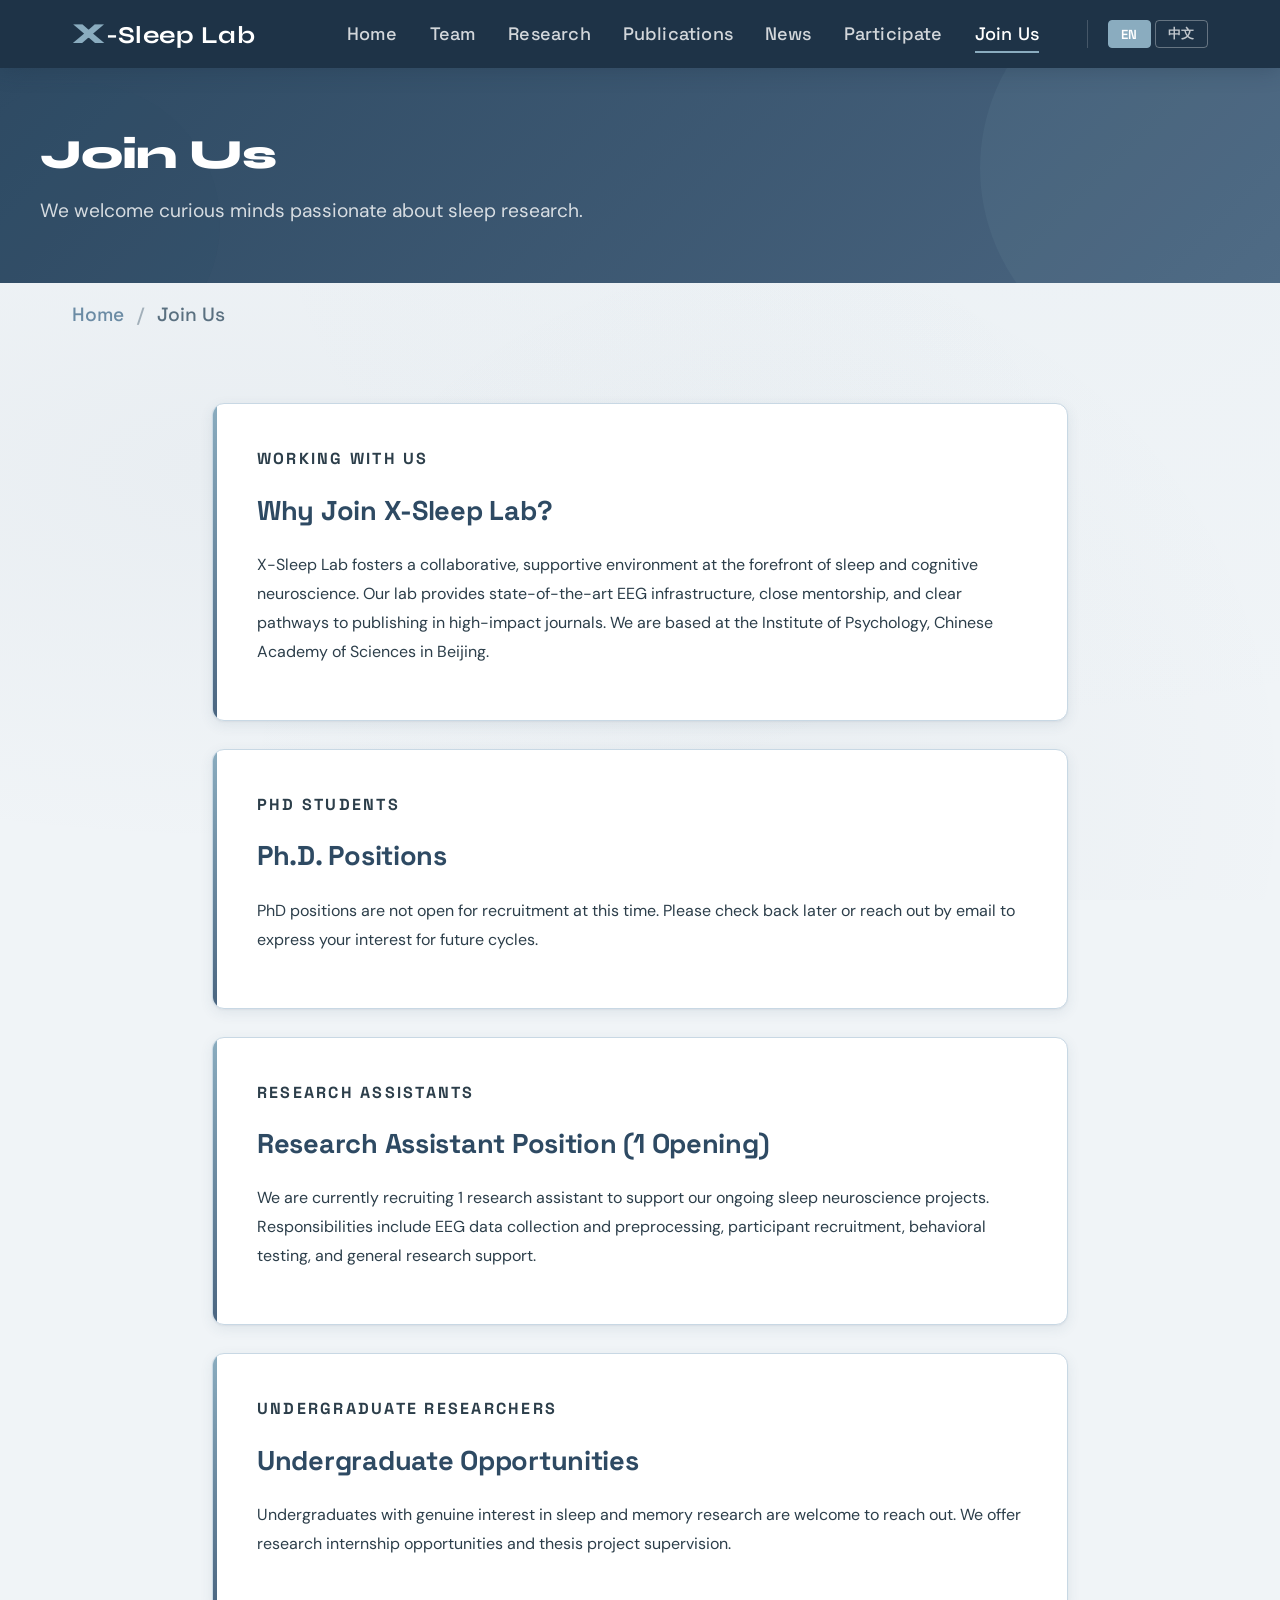
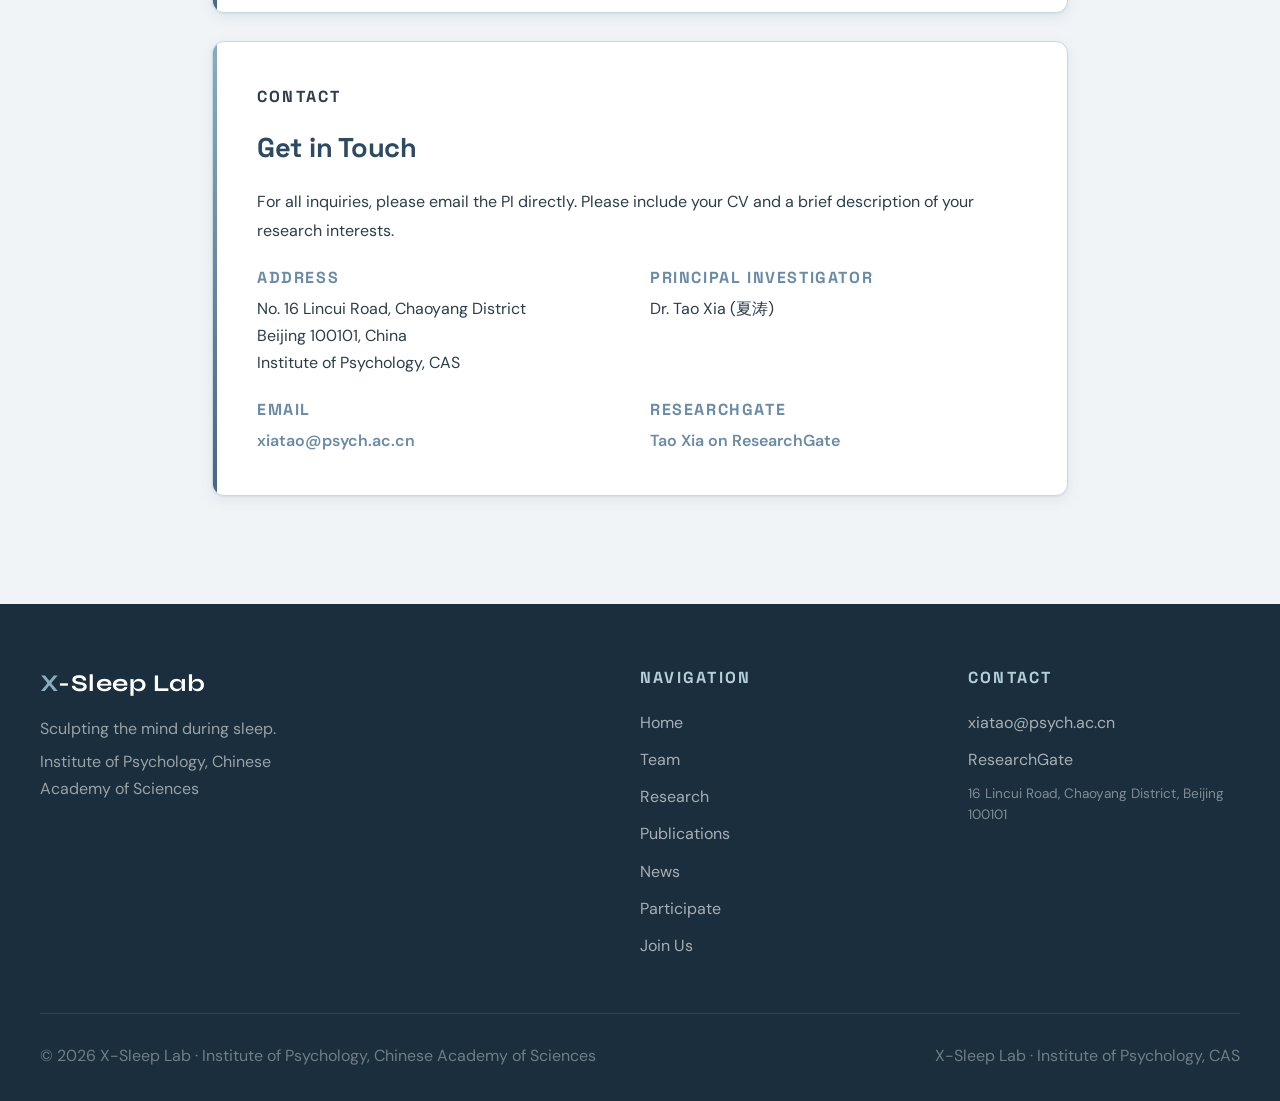
<file: join.html>
<!DOCTYPE html>
<html lang="en">
<head>
  <meta charset="UTF-8">
  <meta name="viewport" content="width=device-width, initial-scale=1.0">
  <title>Join Us | X-Sleep Lab</title>
  <meta name="description" content="Join X-Sleep Lab — PhD positions and research assistant openings at the Institute of Psychology, Chinese Academy of Sciences.">
  <meta property="og:title" content="Join Us | X-Sleep Lab">
  <meta property="og:description" content="PhD and research assistant positions available at X-Sleep Lab, Institute of Psychology, CAS.">
  <meta property="og:type" content="website">
  <meta property="og:url" content="https://xsleeplab.cn/join.html">
  <meta property="og:image" content="https://xsleeplab.cn/home_pic/xt.png">
  <meta name="twitter:card" content="summary_large_image">
  <link rel="canonical" href="https://xsleeplab.cn/join.html">
  <link rel="icon" type="image/png" href="favicon.png">
  <link rel="preconnect" href="https://fonts.googleapis.com">
  <link rel="preconnect" href="https://fonts.gstatic.com" crossorigin>
  <!-- 非阻塞加载：fonts.googleapis.com 在中国大陆不可达，
       用 media="print" 让它不阻塞首屏，加载成功后再切回 all。 -->
  <link rel="stylesheet" href="https://fonts.googleapis.com/css2?family=Syne:wght@700;800&family=Space+Grotesk:wght@400;500;600;700;800&family=DM+Sans:ital,wght@0,400;0,500;0,600;1,400&family=Noto+Serif+SC:wght@400;600;700&family=ZCOOL+XiaoWei&family=Ma+Shan+Zheng&display=swap" media="print" onload="this.media='all'">
  <noscript><link rel="stylesheet" href="https://fonts.googleapis.com/css2?family=Syne:wght@700;800&family=Space+Grotesk:wght@400;500;600;700;800&family=DM+Sans:ital,wght@0,400;0,500;0,600;1,400&family=Noto+Serif+SC:wght@400;600;700&family=ZCOOL+XiaoWei&family=Ma+Shan+Zheng&display=swap"></noscript>
  <link rel="stylesheet" href="css/style.css">
</head>
<body>

  <header class="site-header">
    <div class="nav-container">
      <a href="index.html" class="site-title">
        <span class="x-letter">X</span>-Sleep Lab
      </a>
      <button class="menu-toggle" aria-label="Toggle navigation" aria-expanded="false" aria-controls="main-navigation">
        <span></span><span></span><span></span>
      </button>
      <nav class="main-nav" id="main-navigation">
        <a href="index.html"        data-i18n="nav.home">Home</a>
        <a href="team.html"         data-i18n="nav.team">Team</a>
        <a href="research.html"     data-i18n="nav.research">Research</a>
        <a href="publications.html" data-i18n="nav.publications">Publications</a>
        <a href="news.html"         data-i18n="nav.news">News</a>
        <a href="participate.html"  data-i18n="nav.participate">Participate</a>
        <a href="join.html" class="active" aria-current="page" data-i18n="nav.join">Join Us</a>
        <span class="lang-switch">
          <button data-lang="en" class="active">EN</button>
          <button data-lang="zh">中文</button>
        </span>
      </nav>
    </div>
  </header>

  <div class="page-hero">
    <div class="page-hero-inner">
      <h1 data-i18n="join.pageTitle">Join Us</h1>
      <p data-i18n="join.pageSub">We are always looking for curious, motivated people to join our team.</p>
    </div>
  </div>

  <nav class="breadcrumb">
    <a href="index.html" data-i18n="breadcrumb.home">Home</a>
    <span class="sep">/</span>
    <span data-i18n="join.breadcrumb">Join Us</span>
  </nav>

  <section class="join-section">

    <!-- Overview -->
    <div class="join-block">
      <p class="join-block-label" data-i18n="join.overviewLabel">Working with us</p>
      <h2 data-i18n="join.overviewTitle">Why Join X-Sleep Lab?</h2>
      <p data-i18n="join.overviewText">X-Sleep Lab fosters a collaborative, supportive environment at the forefront of sleep and cognitive neuroscience. Our lab provides state-of-the-art EEG infrastructure, close mentorship, and clear pathways to publishing in high-impact journals. We are based at the Institute of Psychology, Chinese Academy of Sciences in Beijing.</p>
    </div>

    <!-- PhD Positions -->
    <div class="join-block">
      <p class="join-block-label" data-i18n="join.phdLabel">PhD Students</p>
      <h2 data-i18n="join.phdTitle">Ph.D. Positions</h2>
      <p data-i18n="join.phdText">PhD positions are not open for recruitment at this time. Please check back later or reach out by email to express your interest for future cycles.</p>
    </div>

    <!-- Research Assistants -->
    <div class="join-block">
      <p class="join-block-label" data-i18n="join.raLabel">Research Assistants</p>
      <h2 data-i18n="join.raTitle">Research Assistant Position (1 Opening)</h2>
      <p data-i18n="join.raText">We are currently recruiting 1 research assistant to support our ongoing sleep neuroscience projects. Responsibilities include EEG data collection and preprocessing, participant recruitment, behavioral testing, and general research support.</p>
    </div>

    <!-- Undergrads -->
    <div class="join-block">
      <p class="join-block-label" data-i18n="join.ugLabel">Undergraduate Researchers</p>
      <h2 data-i18n="join.ugTitle">Undergraduate Opportunities</h2>
      <p data-i18n="join.ugText">Undergraduates with genuine interest in sleep and memory research are welcome to reach out. We offer research internship opportunities and thesis project supervision.</p>
    </div>

    <!-- Contact -->
    <div class="join-block">
      <p class="join-block-label" data-i18n="join.contactLabel">Contact</p>
      <h2 data-i18n="join.contactTitle">Get in Touch</h2>
      <p data-i18n="join.contactText">For all inquiries, please email the PI directly. Please include your CV and a brief description of your research interests.</p>
      <div class="contact-info-grid">
        <div class="contact-item">
          <span class="label" data-i18n="join.addressLabel">Address</span>
          <span class="value" data-i18n="join.addressValue">
            No. 16 Lincui Road, Chaoyang District<br>
            Beijing 100101, China<br>
            Institute of Psychology, CAS
          </span>
        </div>
        <div class="contact-item">
          <span class="label" data-i18n="join.piLabel">Principal Investigator</span>
          <span class="value" data-i18n="join.piValue">Dr. Xia Tao (夏涛)</span>
        </div>
        <div class="contact-item">
          <span class="label" data-i18n="join.emailLabel">Email</span>
          <span class="value">
            <a href="mailto:xiatao@psych.ac.cn" data-i18n="join.emailValue">xiatao@psych.ac.cn</a>
          </span>
        </div>
        <div class="contact-item">
          <span class="label">ResearchGate</span>
          <span class="value">
            <a href="https://www.researchgate.net/profile/Tao-Xia-6" target="_blank" rel="noopener">Tao Xia on ResearchGate</a>
          </span>
        </div>
      </div>
    </div>

  </section>

  <footer class="site-footer">
    <div class="footer-inner">
      <div class="footer-brand">
        <div class="footer-brand-name"><span class="x-letter">X</span>-Sleep Lab</div>
        <p data-i18n="footer.desc">Sleep is where experience is sculpted.</p>
        <p>Institute of Psychology, Chinese Academy of Sciences</p>
      </div>
      <div class="footer-col">
        <h4 data-i18n="footer.navTitle">Navigation</h4>
        <ul>
          <li><a href="index.html"        data-i18n="nav.home">Home</a></li>
          <li><a href="team.html"         data-i18n="nav.team">Team</a></li>
          <li><a href="research.html"     data-i18n="nav.research">Research</a></li>
          <li><a href="publications.html" data-i18n="nav.publications">Publications</a></li>
          <li><a href="news.html"         data-i18n="nav.news">News</a></li>
          <li><a href="participate.html" data-i18n="nav.participate">Participate</a></li>
          <li><a href="join.html"         data-i18n="nav.join">Join Us</a></li>
        </ul>
      </div>
      <div class="footer-col">
        <h4 data-i18n="footer.contactTitle">Contact</h4>
        <ul>
          <li><a href="mailto:xiatao@psych.ac.cn">xiatao@psych.ac.cn</a></li>
          <li><a href="https://www.researchgate.net/profile/Tao-Xia-6" target="_blank" rel="noopener">ResearchGate</a></li>
        </ul>
        <p style="font-size:0.85rem; opacity:0.55; margin-top:10px; line-height:1.55;" data-i18n="footer.address">16 Lincui Road, Chaoyang District, Beijing 100101</p>
      </div>
    </div>
    <div class="footer-bottom">
      <p data-i18n="footer.copyright">© 2026 X-Sleep Lab · Institute of Psychology, Chinese Academy of Sciences</p>
      <p data-i18n="footer.labName">X-Sleep Lab · Institute of Psychology, CAS</p>
    </div>
  </footer>

  <script src="js/translations.js?v=2"></script>
  <script src="js/lang-switch.js"></script>
  <script src="js/nav.js"></script>
</body>
</html>
</file>
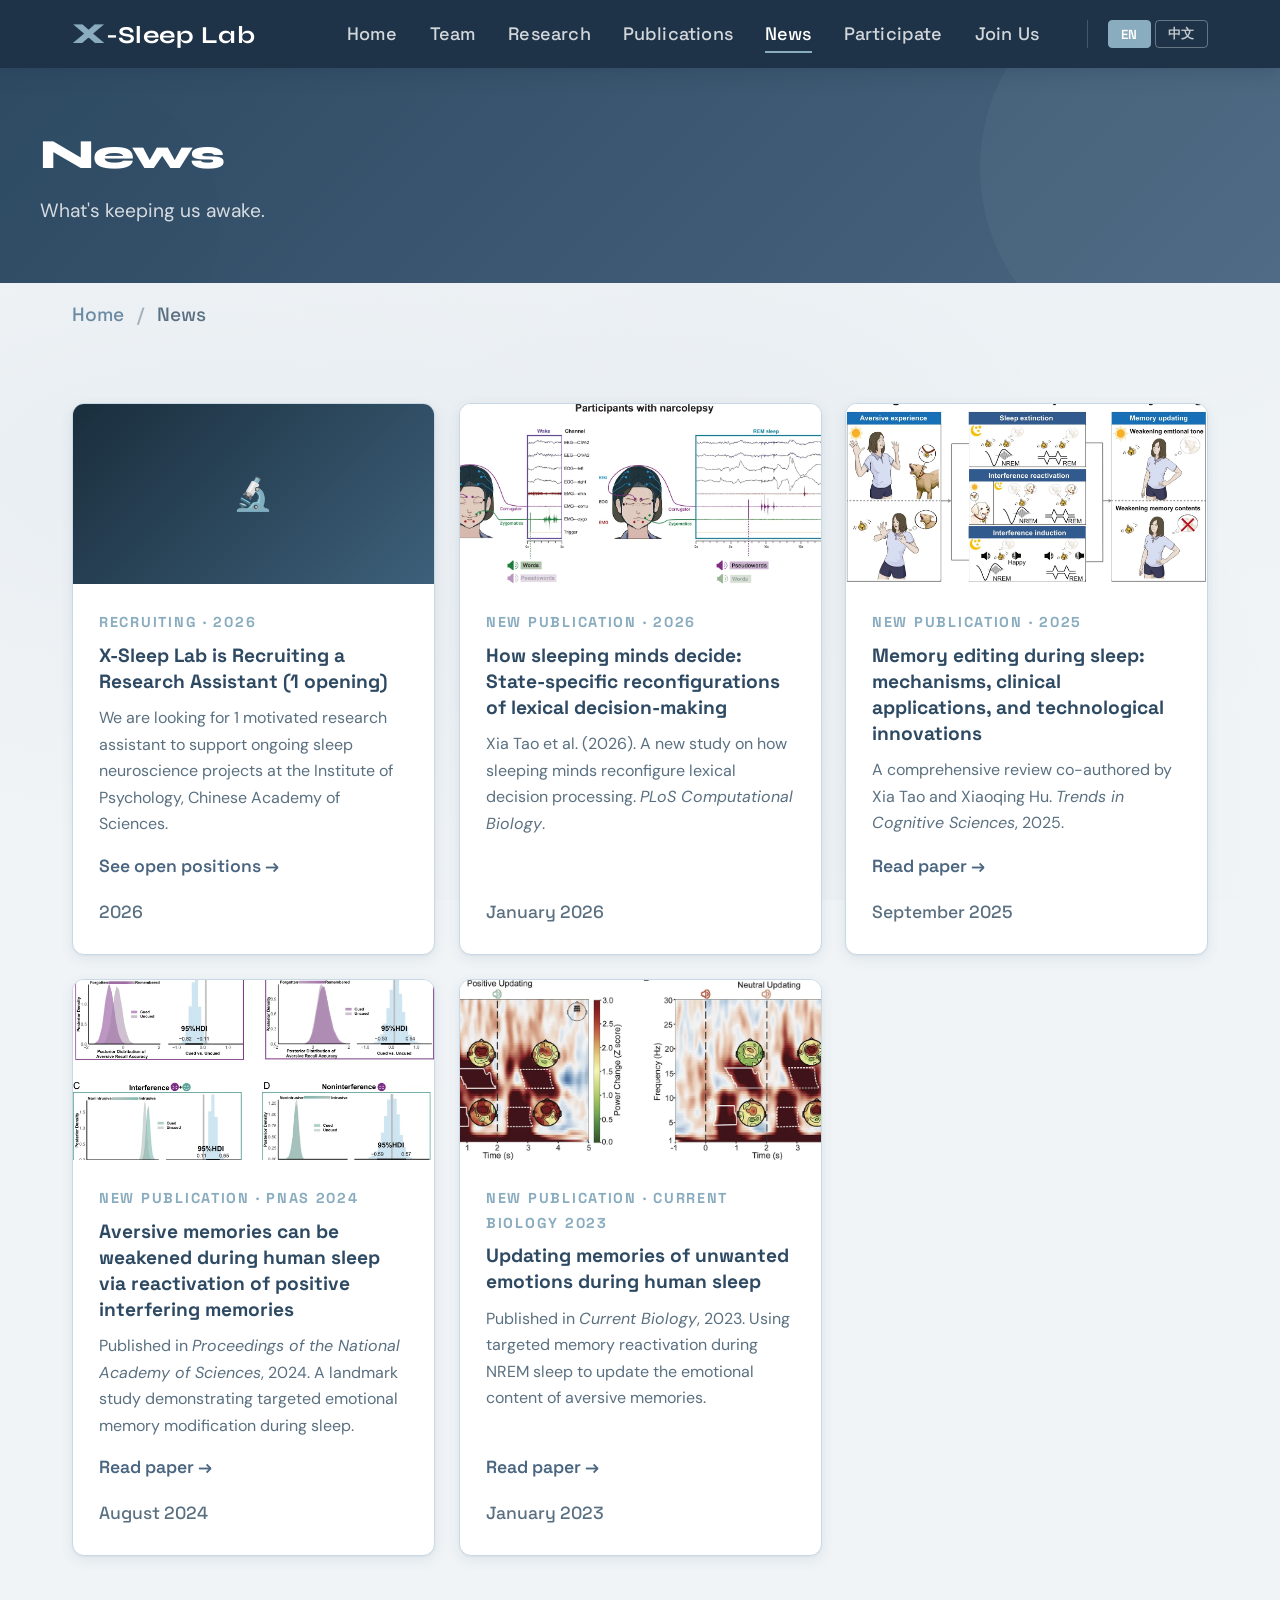
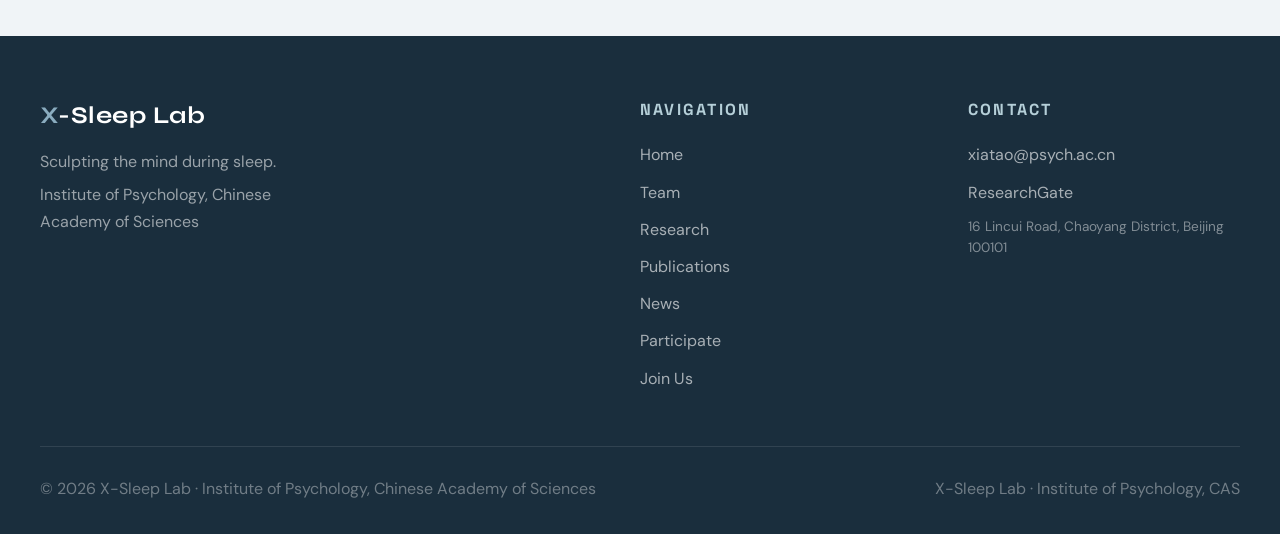
<file: news.html>
<!DOCTYPE html>
<html lang="en">
<head>
  <meta charset="UTF-8">
  <meta name="viewport" content="width=device-width, initial-scale=1.0">
  <title>News | X-Sleep Lab</title>
  <meta name="description" content="Latest news from X-Sleep Lab — new publications, lab updates, and academic events.">
  <meta property="og:title" content="News | X-Sleep Lab">
  <meta property="og:description" content="Latest publications, lab updates and academic events from X-Sleep Lab.">
  <meta property="og:type" content="website">
  <meta property="og:url" content="https://xsleeplab.cn/news.html">
  <meta property="og:image" content="https://xsleeplab.cn/home_pic/xt.png">
  <meta name="twitter:card" content="summary_large_image">
  <link rel="canonical" href="https://xsleeplab.cn/news.html">
  <link rel="icon" type="image/png" href="favicon.png">
  <link rel="preconnect" href="https://fonts.googleapis.com">
  <link rel="preconnect" href="https://fonts.gstatic.com" crossorigin>
  <!-- 非阻塞加载：fonts.googleapis.com 在中国大陆不可达，
       用 media="print" 让它不阻塞首屏，加载成功后再切回 all。 -->
  <link rel="stylesheet" href="https://fonts.googleapis.com/css2?family=Syne:wght@700;800&family=Space+Grotesk:wght@400;500;600;700;800&family=DM+Sans:ital,wght@0,400;0,500;0,600;1,400&family=Noto+Serif+SC:wght@400;600;700&family=ZCOOL+XiaoWei&family=Ma+Shan+Zheng&display=swap" media="print" onload="this.media='all'">
  <noscript><link rel="stylesheet" href="https://fonts.googleapis.com/css2?family=Syne:wght@700;800&family=Space+Grotesk:wght@400;500;600;700;800&family=DM+Sans:ital,wght@0,400;0,500;0,600;1,400&family=Noto+Serif+SC:wght@400;600;700&family=ZCOOL+XiaoWei&family=Ma+Shan+Zheng&display=swap"></noscript>
  <link rel="stylesheet" href="css/style.css">
</head>
<body>

  <header class="site-header">
    <div class="nav-container">
      <a href="index.html" class="site-title">
        <span class="x-letter">X</span>-Sleep Lab
      </a>
      <button class="menu-toggle" aria-label="Toggle navigation" aria-expanded="false" aria-controls="main-navigation">
        <span></span><span></span><span></span>
      </button>
      <nav class="main-nav" id="main-navigation">
        <a href="index.html"        data-i18n="nav.home">Home</a>
        <a href="team.html"         data-i18n="nav.team">Team</a>
        <a href="research.html"     data-i18n="nav.research">Research</a>
        <a href="publications.html" data-i18n="nav.publications">Publications</a>
        <a href="news.html" class="active" aria-current="page" data-i18n="nav.news">News</a>
        <a href="participate.html"  data-i18n="nav.participate">Participate</a>
        <a href="join.html"         data-i18n="nav.join">Join Us</a>
        <span class="lang-switch">
          <button data-lang="en" class="active">EN</button>
          <button data-lang="zh">中文</button>
        </span>
      </nav>
    </div>
  </header>

  <div class="page-hero">
    <div class="page-hero-inner">
      <h1 data-i18n="news.pageTitle">News</h1>
      <p data-i18n="news.pageSub">Latest publications, lab updates, and upcoming events from X-Sleep Lab.</p>
    </div>
  </div>

  <nav class="breadcrumb">
    <a href="index.html" data-i18n="breadcrumb.home">Home</a>
    <span class="sep">/</span>
    <span data-i18n="news.breadcrumb">News</span>
  </nav>

  <section class="news-section">
    <!-- News cards rendered by content.js -->
    <div class="news-grid" id="news-grid">
      <!-- STATIC:NEWS:START -->
<article class="news-card">
  <div class="news-card-placeholder" style="background:linear-gradient(135deg, #1A2E3D 0%, #3D607A 100%);">🔬</div>
  <div class="news-card-body">
    <span class="news-tag">Recruiting · 2026</span>
    <h3>X-Sleep Lab is Recruiting a Research Assistant (1 opening)</h3>
    <p>We are looking for 1 motivated research assistant to support ongoing sleep neuroscience projects at the Institute of Psychology, Chinese Academy of Sciences.</p>
    <a href="join.html" class="news-read-more">See open positions →</a>
    <span class="news-date">2026</span>
  </div>
</article>
<article class="news-card">
  <img class="news-card-img" src="news_pic/plos-computational-biology.webp" alt="How sleeping minds decide: State-specific reconfigurations of lexical decision-making" loading="lazy" decoding="async">
  <div class="news-card-body">
    <span class="news-tag">New Publication · 2026</span>
    <h3>How sleeping minds decide: State-specific reconfigurations of lexical decision-making</h3>
    <p>Xia Tao et al. (2026). A new study on how sleeping minds reconfigure lexical decision processing. <em>PLoS Computational Biology</em>.</p>
    <span class="news-date">January 2026</span>
  </div>
</article>
<article class="news-card">
  <img class="news-card-img" src="news_pic/trends-in-cognitive-sciences.webp" alt="Memory editing during sleep: mechanisms, clinical applications, and technological innovations" loading="lazy" decoding="async">
  <div class="news-card-body">
    <span class="news-tag">New Publication · 2025</span>
    <h3>Memory editing during sleep: mechanisms, clinical applications, and technological innovations</h3>
    <p>A comprehensive review co-authored by Xia Tao and Xiaoqing Hu. <em>Trends in Cognitive Sciences</em>, 2025.</p>
    <a href="https://doi.org/10.1016/j.tics.2025.07.010" target="_blank" rel="noopener" class="news-read-more">Read paper →</a>
    <span class="news-date">September 2025</span>
  </div>
</article>
<article class="news-card">
  <img class="news-card-img" src="news_pic/pnas.webp" alt="Aversive memories can be weakened during human sleep via reactivation of positive interfering memories" loading="lazy" decoding="async">
  <div class="news-card-body">
    <span class="news-tag">New Publication · PNAS 2024</span>
    <h3>Aversive memories can be weakened during human sleep via reactivation of positive interfering memories</h3>
    <p>Published in <em>Proceedings of the National Academy of Sciences</em>, 2024. A landmark study demonstrating targeted emotional memory modification during sleep.</p>
    <a href="https://doi.org/10.1073/pnas.2400678121" target="_blank" rel="noopener" class="news-read-more">Read paper →</a>
    <span class="news-date">August 2024</span>
  </div>
</article>
<article class="news-card">
  <img class="news-card-img" src="news_pic/current-biology.webp" alt="Updating memories of unwanted emotions during human sleep" loading="lazy" decoding="async">
  <div class="news-card-body">
    <span class="news-tag">New Publication · Current Biology 2023</span>
    <h3>Updating memories of unwanted emotions during human sleep</h3>
    <p>Published in <em>Current Biology</em>, 2023. Using targeted memory reactivation during NREM sleep to update the emotional content of aversive memories.</p>
    <a href="https://doi.org/10.1016/j.cub.2022.12.004" target="_blank" rel="noopener" class="news-read-more">Read paper →</a>
    <span class="news-date">January 2023</span>
  </div>
</article>
<!-- STATIC:NEWS:END -->
    </div>
  </section>

  <footer class="site-footer">
    <div class="footer-inner">
      <div class="footer-brand">
        <div class="footer-brand-name"><span class="x-letter">X</span>-Sleep Lab</div>
        <p data-i18n="footer.desc">Sleep is where experience is sculpted.</p>
        <p>Institute of Psychology, Chinese Academy of Sciences</p>
      </div>
      <div class="footer-col">
        <h4 data-i18n="footer.navTitle">Navigation</h4>
        <ul>
          <li><a href="index.html"        data-i18n="nav.home">Home</a></li>
          <li><a href="team.html"         data-i18n="nav.team">Team</a></li>
          <li><a href="research.html"     data-i18n="nav.research">Research</a></li>
          <li><a href="publications.html" data-i18n="nav.publications">Publications</a></li>
          <li><a href="news.html"         data-i18n="nav.news">News</a></li>
          <li><a href="participate.html" data-i18n="nav.participate">Participate</a></li>
          <li><a href="join.html"         data-i18n="nav.join">Join Us</a></li>
        </ul>
      </div>
      <div class="footer-col">
        <h4 data-i18n="footer.contactTitle">Contact</h4>
        <ul>
          <li><a href="mailto:xiatao@psych.ac.cn">xiatao@psych.ac.cn</a></li>
          <li><a href="https://www.researchgate.net/profile/Tao-Xia-6" target="_blank" rel="noopener">ResearchGate</a></li>
        </ul>
        <p style="font-size:0.85rem; opacity:0.55; margin-top:10px; line-height:1.55;" data-i18n="footer.address">16 Lincui Road, Chaoyang District, Beijing 100101</p>
      </div>
    </div>
    <div class="footer-bottom">
      <p data-i18n="footer.copyright">© 2026 X-Sleep Lab · Institute of Psychology, Chinese Academy of Sciences</p>
      <p data-i18n="footer.labName">X-Sleep Lab · Institute of Psychology, CAS</p>
    </div>
  </footer>

  <script src="js/content.js?v=2"></script>
  <script src="js/md-loader.js?v=2"></script>
  <script src="js/translations.js?v=2"></script>
  <script src="js/lang-switch.js"></script>
  <script src="js/nav.js"></script>
</body>
</html>
</file>
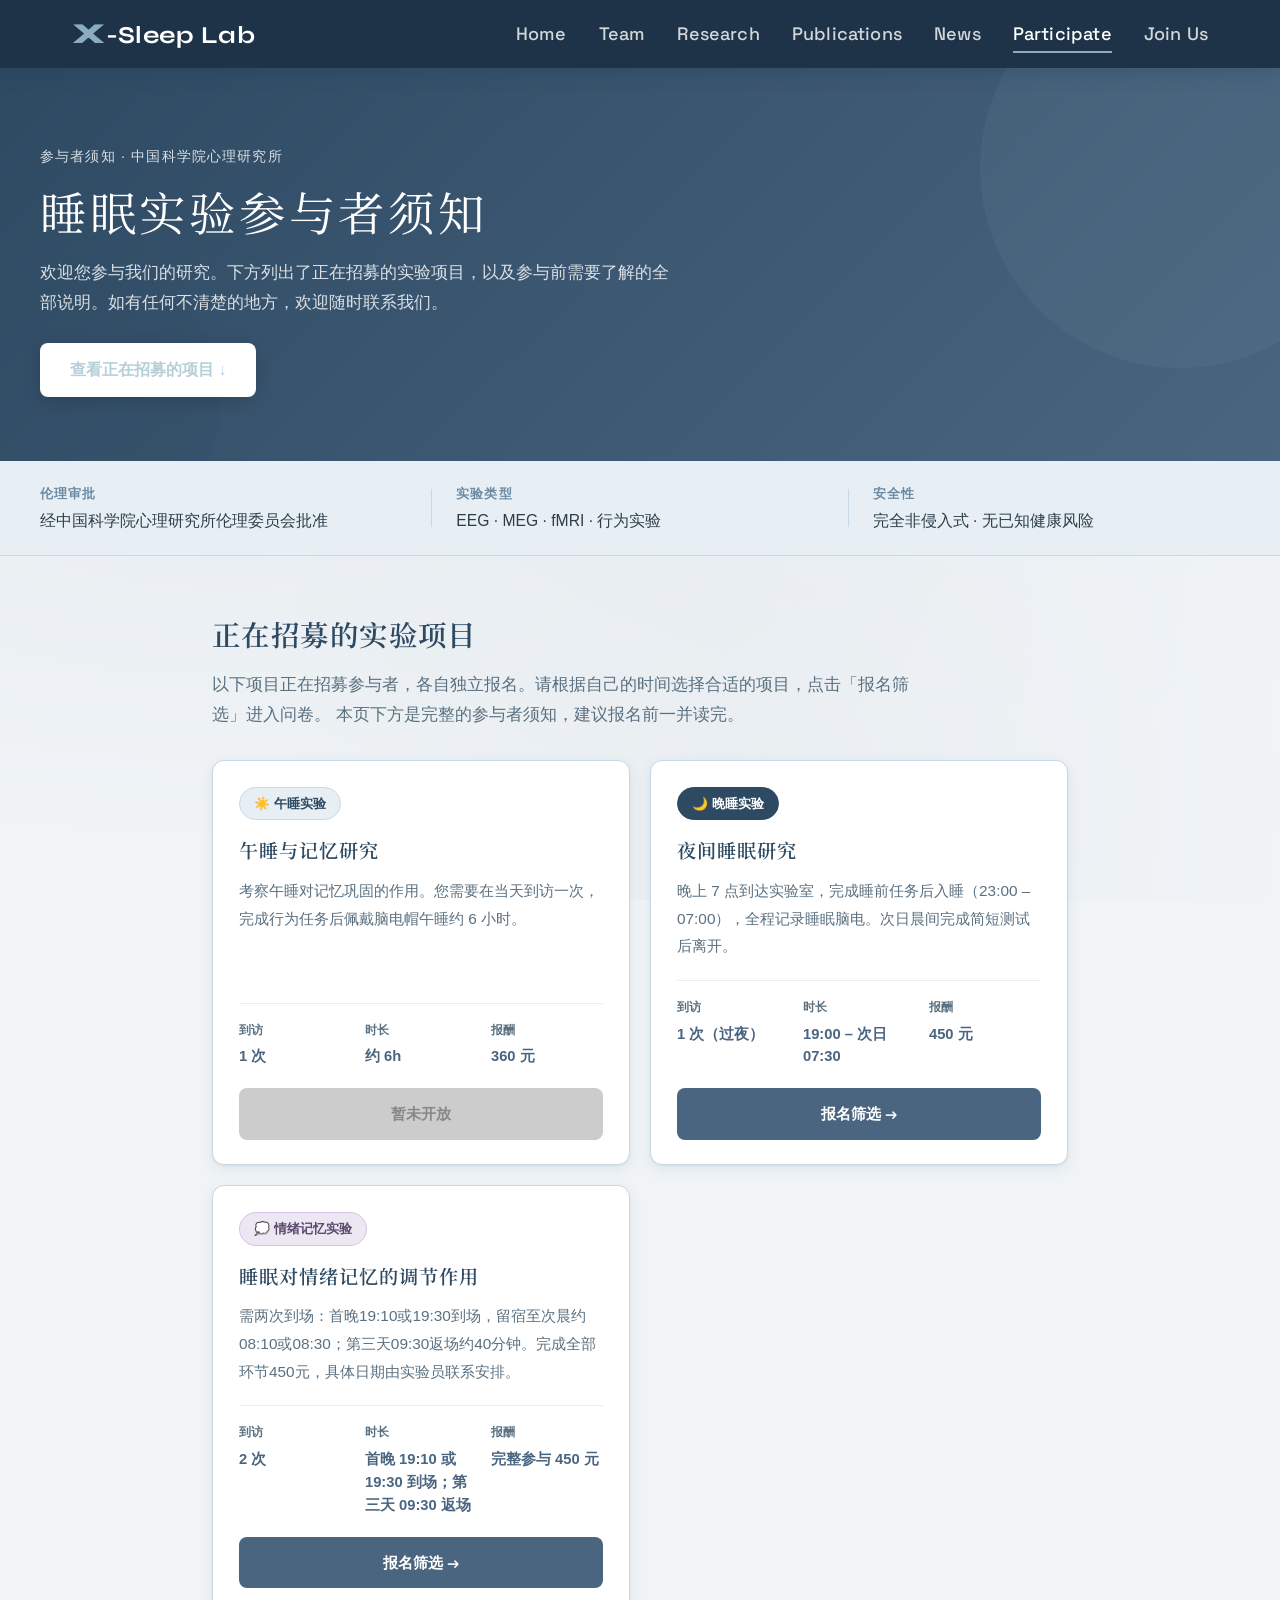
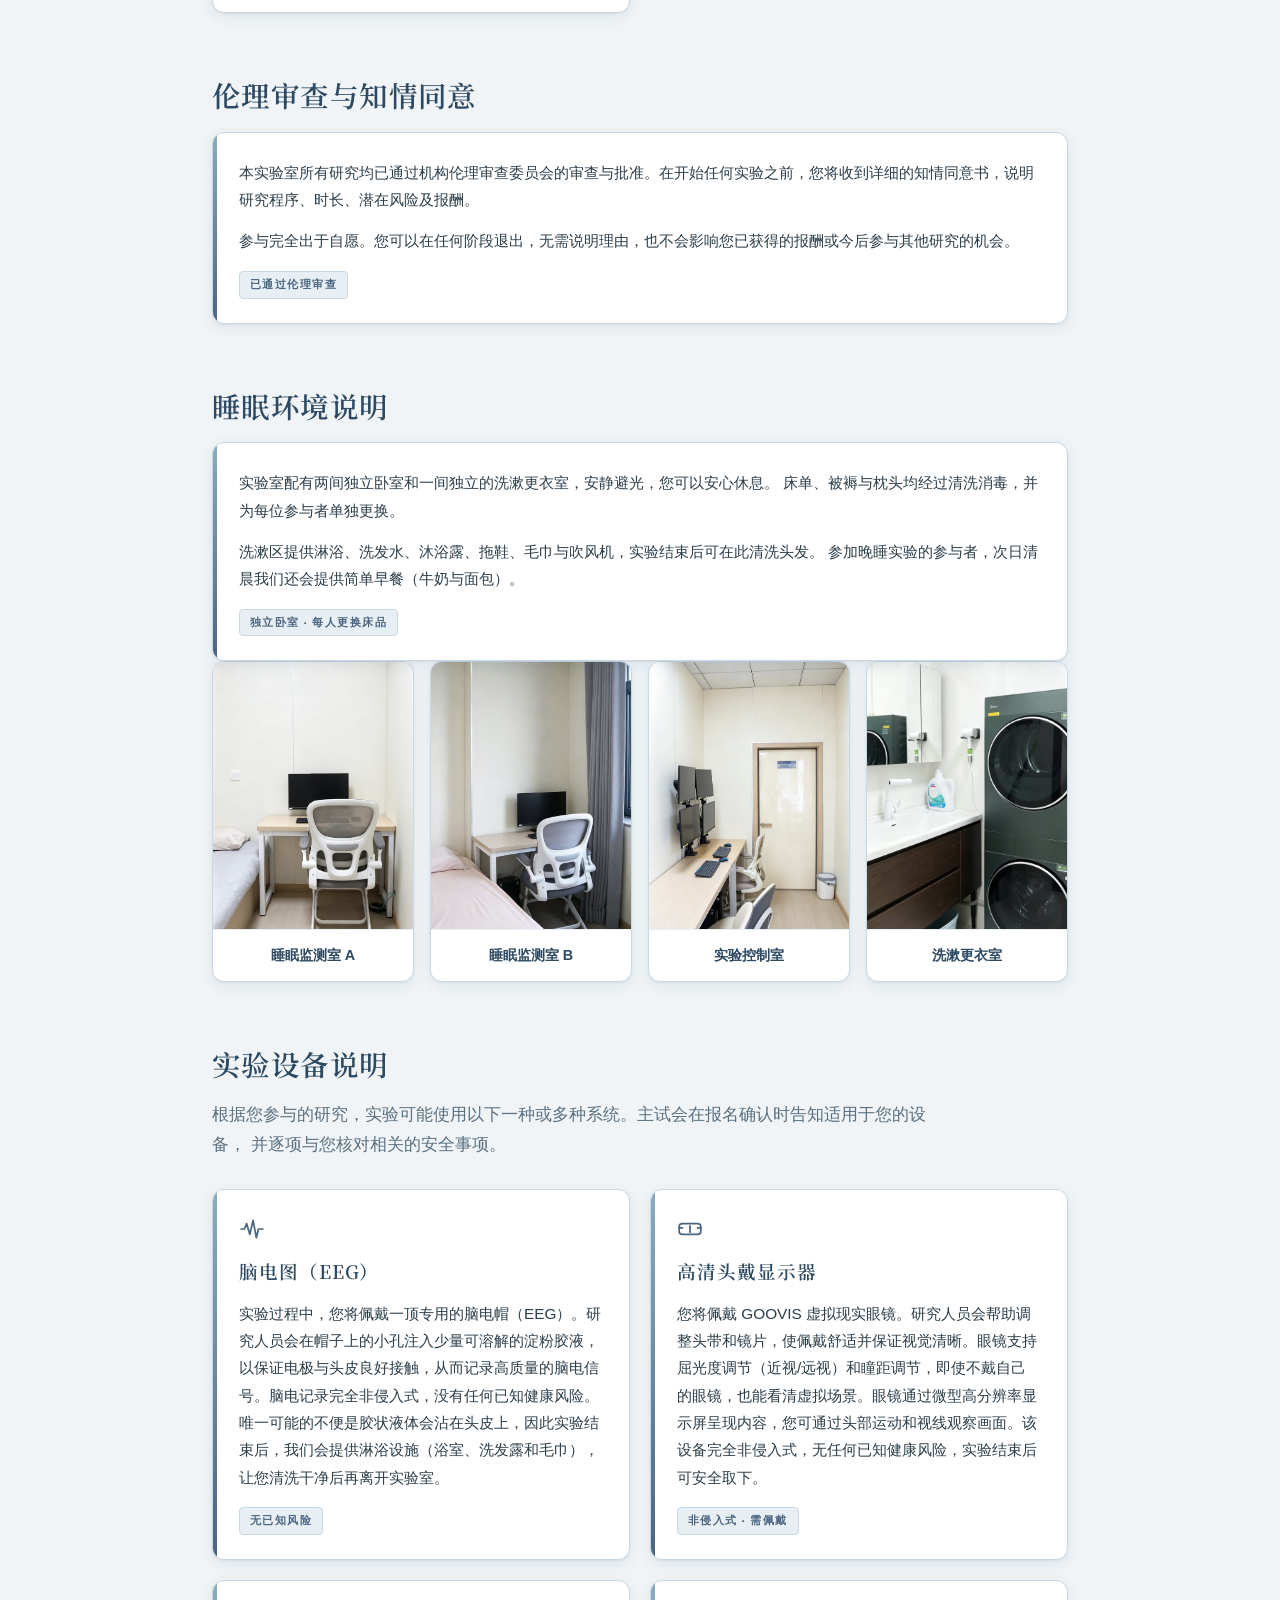
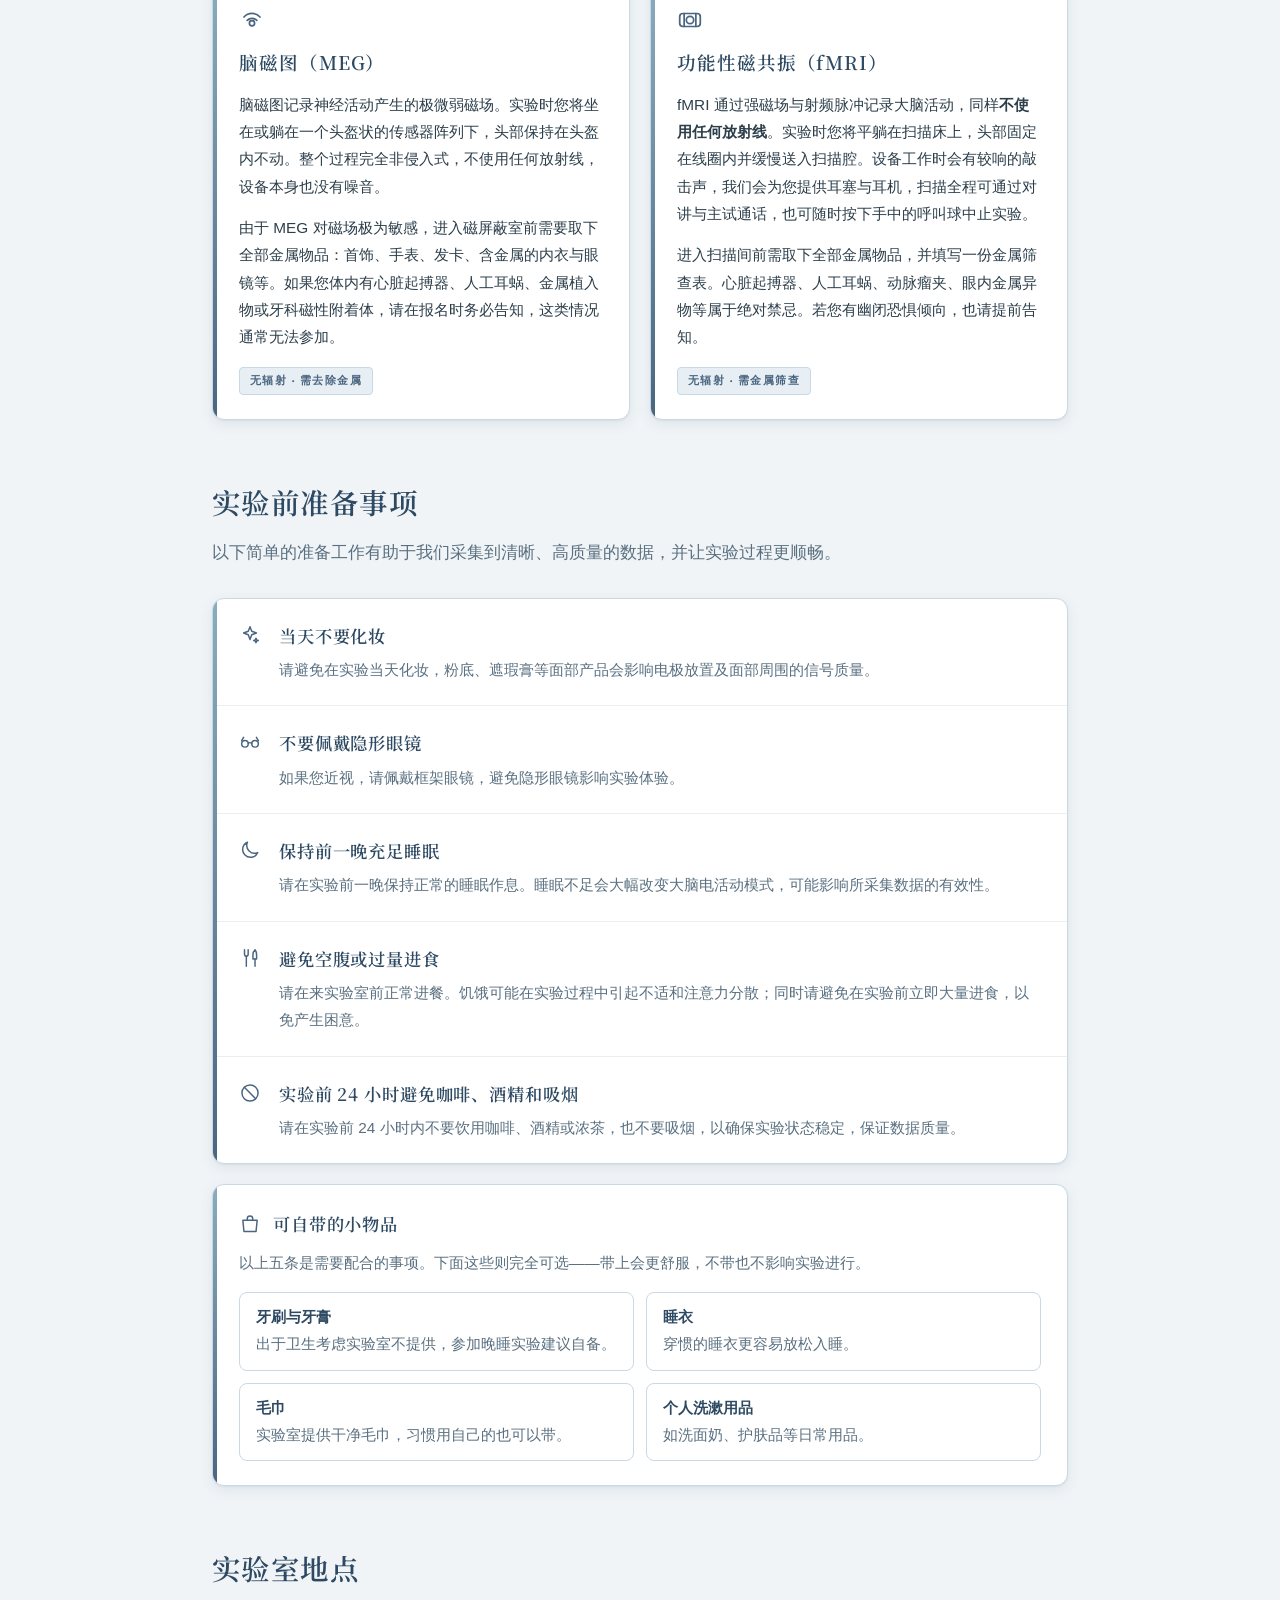
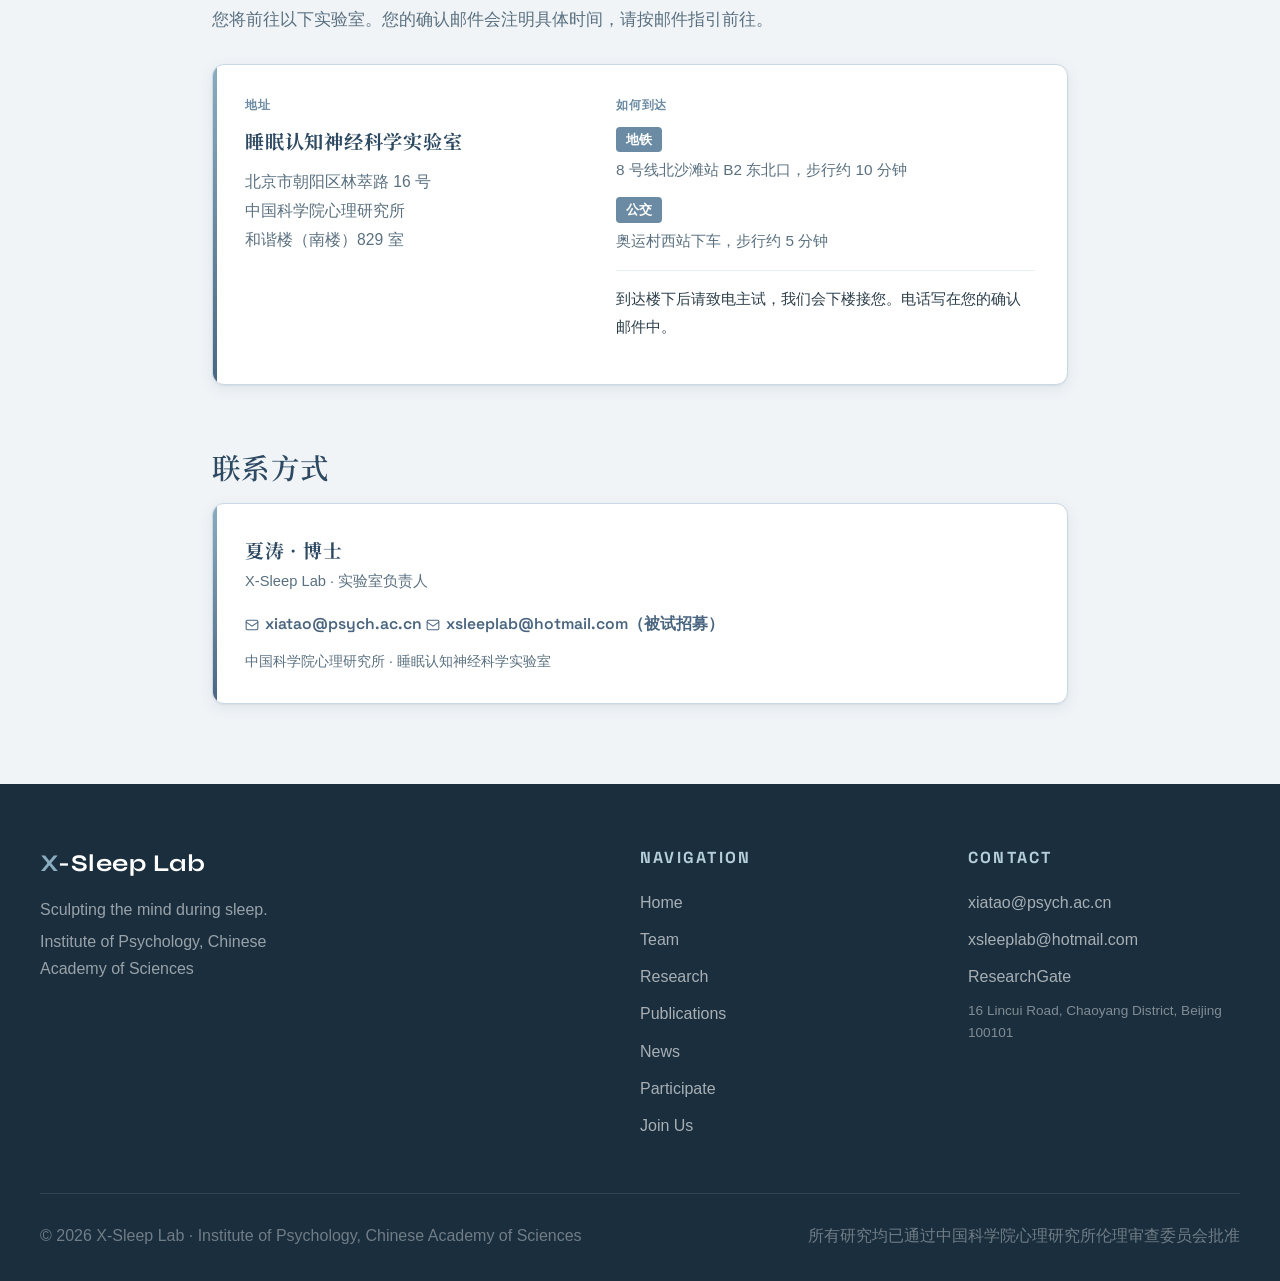
<file: participate.html>
<!DOCTYPE html>
<html lang="zh-CN">
<head>
  <meta charset="UTF-8">
  <meta name="viewport" content="width=device-width, initial-scale=1.0">
  <title>睡眠实验参与者须知 | X-Sleep Lab</title>
  <meta name="description" content="X-Sleep Lab 睡眠实验参与者须知 — 招募中的实验项目、设备说明、环境介绍、准备事项与实验地点。中国科学院心理研究所。">
  <meta property="og:title" content="睡眠实验参与者须知 | X-Sleep Lab">
  <meta property="og:description" content="X-Sleep Lab 睡眠实验参与者须知 — 招募中的实验项目、设备说明、环境介绍、准备事项与实验地点。">
  <meta property="og:type" content="website">
  <meta property="og:url" content="https://xsleeplab.cn/participate.html">
  <meta property="og:image" content="https://xsleeplab.cn/home_pic/xt.png">
  <link rel="canonical" href="https://xsleeplab.cn/participate.html">
  <link rel="icon" type="image/png" href="favicon.png">

  <!-- Fonts (same family as main site) -->
  <link rel="preconnect" href="https://fonts.googleapis.com">
  <link rel="preconnect" href="https://fonts.gstatic.com" crossorigin>
  <!-- 非阻塞加载：fonts.googleapis.com 在中国大陆不可达，
       用 media="print" 让它不阻塞首屏，加载成功后再切回 all。 -->
  <link rel="stylesheet" href="https://fonts.googleapis.com/css2?family=Syne:wght@700;800&family=Space+Grotesk:wght@400;500;600;700;800&family=DM+Sans:ital,wght@0,400;0,500;0,600;1,400&family=Noto+Serif+SC:wght@400;500;600;700&display=swap" media="print" onload="this.media='all'">
  <noscript><link rel="stylesheet" href="https://fonts.googleapis.com/css2?family=Syne:wght@700;800&family=Space+Grotesk:wght@400;500;600;700;800&family=DM+Sans:ital,wght@0,400;0,500;0,600;1,400&family=Noto+Serif+SC:wght@400;500;600;700&display=swap"></noscript>

  <link rel="stylesheet" href="css/style.css">

  <style>
    /* =====================================================
       Participant Guide — page-specific styles
       Layered on top of css/style.css
       ===================================================== */

    /* Page content is Chinese-only regardless of lang attribute — pin to
       platform Chinese sans so toggling the nav lang switch doesn't
       fall the body text back to DM Sans (no CJK glyphs). */
    body,
    .participant-section p,
    .info-card p,
    .check-body p,
    .t-step p {
      font-family: 'PingFang SC', 'Microsoft YaHei', 'Hiragino Sans GB',
                   'Noto Sans SC', -apple-system, BlinkMacSystemFont, sans-serif;
    }

    /* ----- Hero ----- */
    .participant-hero { padding: 76px 32px 64px; }

    /* Chinese-tuned override for inherited page-hero-label
       (main style has uppercase + 0.16em letter-spacing — wrong for Chinese) */
    .participant-hero .page-hero-label {
      font-family: 'PingFang SC', 'Microsoft YaHei', 'Noto Sans SC', sans-serif;
      font-size: 0.9rem;
      font-weight: 500;
      letter-spacing: 0.08em;
      text-transform: none;
    }

    .participant-hero h1 {
      font-family: 'Noto Serif SC', Georgia, serif;
      font-size: clamp(2rem, 5vw, 2.9rem);
      font-weight: 700;
      letter-spacing: 0.04em;
      line-height: 1.25;
      color: var(--color-white);
      margin-bottom: 18px;
    }
    /* 标题作为一个完整短语呈现——此前 em 部分被降透明度/换色，
       把每个标题劈成深浅两截。 */
    .participant-hero h1 em {
      font-style: normal;
      font-weight: inherit;
      color: inherit;
      opacity: 1;
    }
    .participant-hero p {
      font-family: 'PingFang SC', 'Microsoft YaHei', 'Noto Sans SC', sans-serif;
      font-size: 1.05rem;
      line-height: 1.78;
      color: rgba(255, 255, 255, 0.82);
      max-width: 640px;
    }

    .hero-cta {
      display: inline-flex;
      align-items: center;
      gap: 8px;
      margin-top: 26px;
      font-family: 'PingFang SC', 'Microsoft YaHei', 'Noto Sans SC', sans-serif;
      font-size: 1rem;
      font-weight: 600;
      color: var(--color-primary-dark);
      background: var(--color-white);
      padding: 13px 30px;
      border-radius: 8px;
      text-decoration: none;
      box-shadow: 0 4px 18px rgba(0, 0, 0, 0.16);
      transition: transform 0.28s cubic-bezier(0.4, 0, 0.2, 1),
                  box-shadow 0.28s cubic-bezier(0.4, 0, 0.2, 1);
    }
    .hero-cta:hover {
      transform: translateY(-2px);
      box-shadow: 0 6px 22px rgba(0, 0, 0, 0.22);
    }

    /* ----- Info strip (3 facts) ----- */
    .info-strip {
      background: var(--color-bg-alt);
      border-bottom: 1px solid var(--color-border);
      padding: 22px 32px;
    }
    .info-strip-inner {
      max-width: var(--max-width);
      margin: 0 auto;
      display: flex;
      align-items: center;
      justify-content: space-between;
      gap: 24px;
    }
    .info-item { flex: 1; min-width: 0; }
    .info-label {
      font-family: 'PingFang SC', 'Microsoft YaHei', 'Noto Sans SC', sans-serif;
      font-size: 0.84rem;
      font-weight: 600;
      letter-spacing: 0.08em;
      color: var(--color-primary-mid);
      margin-bottom: 4px;
    }
    .info-text {
      font-family: 'PingFang SC', 'Microsoft YaHei', 'Noto Sans SC', sans-serif;
      font-size: 0.98rem;
      font-weight: 500;
      color: var(--color-text);
      line-height: 1.5;
    }
    .info-divider {
      width: 1px;
      height: 38px;
      background: var(--color-border);
      flex-shrink: 0;
    }

    /* ----- Main content ----- */
    .participant-main {
      max-width: 920px;
      margin: 0 auto;
      padding: 60px 32px 80px;
    }
    .participant-section { margin-bottom: 64px; }
    .participant-section:last-child { margin-bottom: 0; }

    .eyebrow {
      font-family: var(--font-display);
      font-size: 0.78rem;
      font-weight: 700;
      letter-spacing: 0.18em;
      text-transform: uppercase;
      color: var(--color-primary-mid);
      margin-bottom: 14px;
    }

    .participant-section h2 {
      font-family: 'Noto Serif SC', Georgia, serif;
      font-size: 1.78rem;
      font-weight: 700;
      color: var(--color-primary-dark);
      line-height: 1.28;
      letter-spacing: 0.03em;
      margin-bottom: 18px;
    }
    .participant-section h2 em {
      font-style: normal;
      color: inherit;
      font-weight: inherit;
      margin: 0;
    }

    .participant-section .lead {
      font-size: 1.04rem;
      line-height: 1.78;
      color: var(--color-text-light);
      max-width: 720px;
      margin-bottom: 30px;
    }

    /* ----- Card grids ----- */
    .card-grid { display: grid; gap: 20px; }
    .card-grid-2 { grid-template-columns: repeat(2, 1fr); }
    .card-grid-3 { grid-template-columns: repeat(3, 1fr); }

    /* ----- Info card (reusable) ----- */
    .info-card {
      background: var(--color-white);
      border: 1px solid var(--color-border);
      border-radius: var(--radius);
      padding: 26px 26px 24px;
      box-shadow: var(--shadow);
      position: relative;
      overflow: hidden;
      transition: transform 0.28s cubic-bezier(0.4, 0, 0.2, 1),
                  border-color 0.28s cubic-bezier(0.4, 0, 0.2, 1);
    }
    .info-card::before {
      content: '';
      position: absolute;
      left: 0; top: 0;
      width: 4px; height: 100%;
      background: linear-gradient(180deg, var(--color-accent) 0%, var(--color-primary) 100%);
    }
    .info-card:hover {
      transform: translateY(-4px);
      border-color: var(--color-accent);
    }
    /* 线性 SVG 图标取代 emoji：emoji 在 Windows / iOS / Android 上字形与
       配色各不相同，也无法与莫兰迪蓝统一。 */
    .card-icon {
      width: 26px;
      height: 26px;
      color: var(--color-primary);
      margin-bottom: 14px;
      display: block;
    }
    .check-icon {
      width: 22px;
      height: 22px;
      color: var(--color-primary);
      flex-shrink: 0;
      margin-top: 3px;
    }
    .info-card h3 {
      font-family: 'Noto Serif SC', Georgia, serif;
      font-size: 1.16rem;
      font-weight: 700;
      color: var(--color-primary-dark);
      letter-spacing: 0.04em;
      margin-bottom: 12px;
    }
    .info-card p {
      font-size: 0.96rem;
      line-height: 1.78;
      color: var(--color-text);
      margin-bottom: 14px;
    }
    .info-card p:last-of-type { margin-bottom: 14px; }
    .info-card-tag {
      display: inline-block;
      font-family: var(--font-display);
      font-size: 0.66rem;
      font-weight: 700;
      letter-spacing: 0.14em;
      text-transform: uppercase;
      color: var(--color-primary);
      background: var(--color-bg-alt);
      border: 1px solid var(--color-border);
      border-radius: 4px;
      padding: 4px 10px;
    }

    /* ----- Checklist ----- */
    /* 与 .info-card / .bring-card 同款：蓝色左边条 + 悬停上浮，
       此前它是页面上唯一没有这两者的卡片。 */
    .checklist {
      position: relative;
      background: var(--color-white);
      border: 1px solid var(--color-border);
      border-radius: var(--radius);
      box-shadow: var(--shadow);
      overflow: hidden;
      transition: transform 0.28s cubic-bezier(0.4, 0, 0.2, 1),
                  border-color 0.28s cubic-bezier(0.4, 0, 0.2, 1);
    }
    .checklist::before {
      content: '';
      position: absolute;
      left: 0; top: 0;
      width: 4px; height: 100%;
      background: linear-gradient(180deg, var(--color-accent) 0%, var(--color-primary) 100%);
      z-index: 1;
    }
    .checklist:hover,
    .bring-card:hover {
      transform: translateY(-4px);
      border-color: var(--color-accent);
    }
    .check-item {
      display: flex;
      gap: 18px;
      align-items: flex-start;
      padding: 22px 26px;
      border-bottom: 1px solid var(--color-bg-alt);
    }
    .check-item:last-child { border-bottom: none; }
    .check-body { flex: 1; min-width: 0; }
    .check-body h3 {
      font-family: 'Noto Serif SC', Georgia, serif;
      font-size: 1.08rem;
      font-weight: 700;
      color: var(--color-primary-dark);
      letter-spacing: 0.03em;
      margin-bottom: 6px;
    }
    .check-body p {
      font-size: 0.96rem;
      line-height: 1.78;
      color: var(--color-text-light);
      margin: 0;
    }
    .check-body ul {
      margin: 10px 0 0;
      padding-left: 22px;
      font-size: 0.94rem;
      color: var(--color-text-light);
      line-height: 1.85;
    }
    .check-body ul li { margin-bottom: 4px; }

    /* ----- Timeline ----- */
    .timeline {
      position: relative;
      padding-left: 36px;
      margin-bottom: 24px;
    }
    .timeline::before {
      content: '';
      position: absolute;
      left: 9px; top: 10px; bottom: 10px;
      width: 2px;
      background: linear-gradient(180deg, var(--color-accent), var(--color-border));
    }
    .t-step { position: relative; padding-bottom: 6px; }
    .t-dot {
      position: absolute;
      left: -32px; top: 6px;
      width: 14px; height: 14px;
      border-radius: 50%;
      background: var(--color-accent);
      box-shadow: 0 0 0 4px var(--color-bg);
    }
    .t-num {
      font-family: 'PingFang SC', 'Microsoft YaHei', 'Noto Sans SC', sans-serif;
      font-size: 0.78rem;
      font-weight: 600;
      letter-spacing: 0.12em;
      color: var(--color-primary-mid);
      margin-bottom: 6px;
    }
    .t-step h3 {
      font-family: 'Noto Serif SC', Georgia, serif;
      font-size: 1.16rem;
      font-weight: 700;
      color: var(--color-primary-dark);
      letter-spacing: 0.04em;
      margin-bottom: 8px;
    }
    .t-step p {
      font-size: 0.97rem;
      line-height: 1.78;
      color: var(--color-text);
      margin-bottom: 10px;
      max-width: 720px;
    }
    .t-time {
      display: inline-block;
      font-family: var(--font-display);
      font-size: 0.72rem;
      font-weight: 600;
      letter-spacing: 0.08em;
      color: var(--color-primary);
      background: var(--color-bg-alt);
      border: 1px solid var(--color-border);
      padding: 4px 10px;
      border-radius: 4px;
    }

    /* ----- Branching note ----- */
    .branch-note {
      background: linear-gradient(135deg, rgba(138, 172, 191, 0.10), rgba(74, 101, 128, 0.04));
      border: 1px solid var(--color-border);
      border-left: 3px solid var(--color-accent);
      border-radius: 8px;
      padding: 14px 18px;
      margin-bottom: 20px;
      font-size: 0.97rem;
      line-height: 1.7;
      color: var(--color-text);
    }
    .branch-note .branch-num {
      font-family: 'PingFang SC', 'Microsoft YaHei', 'Noto Sans SC', sans-serif;
      font-weight: 700;
      letter-spacing: 0.06em;
      color: var(--color-primary-dark);
      margin-right: 8px;
    }

    /* ----- Location card ----- */
    /* 两栏：地址 | 如何到达。单栏时右侧会空掉一大片。 */
    .location-card {
      padding: 30px 32px;
      display: grid;
      grid-template-columns: 1fr 1.25fr;
      gap: 36px;
      align-items: start;
    }
    .location-label {
      font-size: 0.78rem;
      font-weight: 600;
      letter-spacing: 0.06em;
      color: var(--color-primary-mid);
      margin-bottom: 8px;
    }
    .location-routes {
      display: grid;
      gap: 12px;
      margin: 0 0 16px;
    }
    .location-routes dt {
      display: inline-block;
      min-width: 46px;
      font-size: 0.8rem;
      font-weight: 700;
      color: var(--color-white);
      background: var(--color-primary-mid);
      border-radius: 4px;
      padding: 2px 9px;
      text-align: center;
      margin-bottom: 5px;
    }
    .location-routes dd {
      margin: 0;
      font-size: 0.96rem;
      line-height: 1.7;
      color: var(--color-text-light);
    }
    .location-note {
      margin: 0;
      padding-top: 14px;
      border-top: 1px solid var(--color-bg-alt);
      font-size: 0.93rem;
      line-height: 1.75;
      color: var(--color-text-light);
    }
    .location-name {
      font-family: 'Noto Serif SC', Georgia, serif;
      font-size: 1.2rem;
      font-weight: 700;
      color: var(--color-primary-dark);
      letter-spacing: 0.04em;
      margin-bottom: 10px;
    }
    .location-addr {
      font-family: 'PingFang SC', 'Microsoft YaHei', 'Noto Sans SC', sans-serif;
      font-size: 0.98rem;
      line-height: 1.85;
      color: var(--color-text-light);
    }

    /* ----- Contact card ----- */
    .contact-card { padding: 30px 32px; }
    .contact-name {
      font-family: 'Noto Serif SC', Georgia, serif;
      font-size: 1.18rem;
      font-weight: 700;
      color: var(--color-primary-dark);
      letter-spacing: 0.04em;
      margin-bottom: 4px;
    }
    .contact-role {
      font-family: 'PingFang SC', 'Microsoft YaHei', 'Noto Sans SC', sans-serif;
      font-size: 0.92rem;
      color: var(--color-text-light);
      line-height: 1.55;
      margin-bottom: 14px;
    }
    .contact-email {
      display: inline-flex;
      align-items: center;
      gap: 6px;
      font-family: var(--font-display);
      font-size: 0.98rem;
      font-weight: 600;
      color: var(--color-primary);
      text-decoration: none;
      border-bottom: 1px solid transparent;
      transition: var(--transition);
      margin-bottom: 12px;
    }
    .contact-email:hover { border-bottom-color: var(--color-primary); }
    .contact-email svg { flex-shrink: 0; }
    .contact-dept {
      font-family: 'PingFang SC', 'Microsoft YaHei', 'Noto Sans SC', sans-serif;
      font-size: 0.88rem;
      color: var(--color-text-light);
      line-height: 1.55;
    }

    /* ----- Lab photos -----
       Deliberately share .info-card's radius, border, shadow, hover lift and
       caption colour: the photos previously used their own 12px radius, no
       shadow and grey captions, which is why they read as a strip pasted
       under the section rather than part of it. */
    .env-photos {
      display: grid;
      grid-template-columns: repeat(4, 1fr);
      gap: 16px;
      margin: 0;
    }
    .env-photo {
      margin: 0;
      border-radius: var(--radius);
      overflow: hidden;
      background: var(--color-white);
      border: 1px solid var(--color-border);
      box-shadow: var(--shadow);
      transition: transform 0.28s cubic-bezier(0.4, 0, 0.2, 1),
                  border-color 0.28s cubic-bezier(0.4, 0, 0.2, 1);
    }
    .env-photo:hover {
      transform: translateY(-4px);
      border-color: var(--color-accent);
    }
    .env-photo img {
      width: 100%;
      aspect-ratio: 3 / 4;
      object-fit: cover;
      display: block;
      background: var(--color-bg-alt);
    }
    .env-photo figcaption {
      padding: 13px 14px;
      font-size: 0.9rem;
      font-weight: 600;
      color: var(--color-primary-dark);
      text-align: center;
      border-top: 1px solid var(--color-bg-alt);
    }

    /* ----- Recruiting project cards ----- */
    .project-grid {
      display: grid;
      grid-template-columns: repeat(2, 1fr);
      gap: 20px;
    }
    .project-card {
      display: flex;
      flex-direction: column;
      background: var(--color-white);
      border: 1px solid var(--color-border);
      border-radius: var(--radius);
      box-shadow: var(--shadow);
      padding: 26px 26px 24px;
      transition: transform 0.28s cubic-bezier(0.4, 0, 0.2, 1),
                  border-color 0.28s cubic-bezier(0.4, 0, 0.2, 1);
    }
    .project-card:hover {
      transform: translateY(-4px);
      border-color: var(--color-accent);
    }
    /* Day vs night is carried by lightness, not by introducing a second hue —
       the previous gold badge sat outside the Morandi blue palette. */
    .project-badge {
      align-self: flex-start;
      display: inline-flex;
      align-items: center;
      gap: 6px;
      font-size: 0.8rem;
      font-weight: 600;
      padding: 5px 14px;
      border-radius: 20px;
      margin-bottom: 14px;
    }
    .project-badge.day {
      color: var(--color-primary-dark);
      background: var(--color-bg-alt);
      border: 1px solid var(--color-border);
    }
    .project-badge.night {
      color: var(--color-white);
      background: var(--color-primary-dark);
      border: 1px solid var(--color-primary-dark);
    }
    .project-badge.emotion {
      color: #5B4A6E;
      background: #EDE7F3;
      border: 1px solid #D1C4E2;
    }
    .project-card h3 {
      font-family: 'Noto Serif SC', Georgia, serif;
      font-size: 1.2rem;
      font-weight: 700;
      color: var(--color-primary-dark);
      letter-spacing: 0.03em;
      margin-bottom: 10px;
    }
    .project-card > p {
      font-size: 0.96rem;
      line-height: 1.8;
      color: var(--color-text-light);
      margin-bottom: 20px;
    }
    /* Fixed three-column grid so a long duration string can't shove the
       other two facts out of alignment, as the old flex row did. */
    .project-meta {
      display: grid;
      grid-template-columns: repeat(3, 1fr);
      gap: 14px;
      margin: auto 0 20px;
      padding-top: 16px;
      border-top: 1px solid var(--color-bg-alt);
    }
    .project-meta > div { min-width: 0; }
    .project-meta dt {
      font-size: 0.76rem;
      font-weight: 600;
      color: var(--color-text-light);
      margin-bottom: 5px;
    }
    .project-meta dd {
      margin: 0;
      font-size: 0.92rem;
      font-weight: 700;
      color: var(--color-primary);
      line-height: 1.55;
    }
    .project-cta {
      display: flex;
      align-items: center;
      justify-content: center;
      gap: 6px;
      font-family: var(--font-display);
      font-size: 0.95rem;
      font-weight: 600;
      padding: 13px;
      border-radius: 8px;
      background: var(--color-primary);
      color: var(--color-white);
      text-decoration: none;
      transition: var(--transition);
    }
    .project-cta:hover { background: var(--color-primary-dark); }
    .project-cta-disabled {
      background: #ccc;
      color: #888;
      cursor: not-allowed;
      pointer-events: none;
    }

    /* ----- Optional items to bring -----
       Split out of the checklist: the first five entries are requirements,
       this one is a packing list, and nesting a bullet list inside a
       checklist row broke the rhythm of the card. */
    /* 与 .info-card 同款：白底、同样的蓝色左边条，此前它是唯一用
       bg-alt 底色的模块，在一页里显得突兀。 */
    .bring-card {
      position: relative;
      overflow: hidden;
      margin-top: 20px;
      background: var(--color-white);
      border: 1px solid var(--color-border);
      border-radius: var(--radius);
      box-shadow: var(--shadow);
      padding: 24px 26px;
      transition: transform 0.28s cubic-bezier(0.4, 0, 0.2, 1),
                  border-color 0.28s cubic-bezier(0.4, 0, 0.2, 1);
    }
    .bring-card::before {
      content: '';
      position: absolute;
      left: 0; top: 0;
      width: 4px; height: 100%;
      background: linear-gradient(180deg, var(--color-accent) 0%, var(--color-primary) 100%);
    }
    .bring-list li {
      background: var(--color-bg-alt);
    }
    .bring-head {
      display: flex;
      align-items: center;
      gap: 12px;
      margin-bottom: 10px;
    }
    .bring-head .check-icon { margin-top: 0; }
    .bring-head h3 {
      font-family: 'Noto Serif SC', Georgia, serif;
      font-size: 1.08rem;
      font-weight: 700;
      color: var(--color-primary-dark);
      letter-spacing: 0.03em;
      margin: 0;
    }
    .bring-card > p {
      font-size: 0.96rem;
      line-height: 1.78;
      color: var(--color-text-light);
      margin-bottom: 16px;
    }
    .bring-list {
      display: grid;
      grid-template-columns: repeat(2, 1fr);
      gap: 12px;
      list-style: none;
      margin: 0;
      padding: 0;
    }
    .bring-list li {
      background: var(--color-white);
      border: 1px solid var(--color-border);
      border-radius: var(--radius-sm);
      padding: 12px 16px;
      font-size: 0.93rem;
      line-height: 1.7;
      color: var(--color-text-light);
    }
    .bring-list strong {
      display: block;
      color: var(--color-primary-dark);
      font-weight: 600;
      margin-bottom: 2px;
    }

    /* ----- Responsive ----- */
    @media (max-width: 768px) {
      .participant-hero { padding: 52px 20px 44px; }
      .participant-hero p { font-size: 1rem; }

      .info-strip { padding: 18px 20px; }
      .info-strip-inner {
        flex-direction: column;
        align-items: flex-start;
        gap: 14px;
      }
      .info-divider { display: none; }

      .participant-main { padding: 44px 20px 60px; }
      .participant-section { margin-bottom: 48px; }
      .participant-section h2 { font-size: 1.45rem; }

      .card-grid-2, .card-grid-3 { grid-template-columns: 1fr; }
      .env-photos { grid-template-columns: repeat(2, 1fr); gap: 12px; }
      .project-grid { grid-template-columns: 1fr; }
      .project-card { padding: 22px 22px 20px; }
      .bring-card { padding: 20px 22px; }
      .bring-list { grid-template-columns: 1fr; }

      .info-card { padding: 22px 22px 20px; }
      .check-item { padding: 18px 20px; gap: 14px; }
      .location-card, .contact-card { padding: 24px; }
      .location-card { grid-template-columns: 1fr; gap: 26px; }
      .timeline { padding-left: 30px; }
      .t-dot { left: -28px; }
    }
  </style>
</head>

<body>

  <!-- ========== HEADER (shared with main site) ========== -->
  <header class="site-header">
    <div class="nav-container">
      <a href="index.html" class="site-title">
        <span class="x-letter">X</span>-Sleep Lab
      </a>
      <button class="menu-toggle" aria-label="Toggle navigation" aria-expanded="false" aria-controls="main-navigation">
        <span></span><span></span><span></span>
      </button>
      <nav class="main-nav" id="main-navigation">
        <a href="index.html"        data-i18n="nav.home">Home</a>
        <a href="team.html"         data-i18n="nav.team">Team</a>
        <a href="research.html"     data-i18n="nav.research">Research</a>
        <a href="publications.html" data-i18n="nav.publications">Publications</a>
        <a href="news.html"         data-i18n="nav.news">News</a>
        <a href="participate.html" class="active" aria-current="page" data-i18n="nav.participate">Participate</a>
        <a href="join.html"         data-i18n="nav.join">Join Us</a>
      </nav>
    </div>
  </header>

  <!-- ========== PAGE HERO ========== -->
  <div class="page-hero participant-hero">
    <div class="page-hero-inner">
      <p class="page-hero-label">参与者须知 · 中国科学院心理研究所</p>
      <h1>睡眠实验<em>参与者须知</em></h1>
      <p>欢迎您参与我们的研究。下方列出了正在招募的实验项目，以及参与前需要了解的全部说明。如有任何不清楚的地方，欢迎随时联系我们。</p>
      <a class="hero-cta" href="#projects">查看正在招募的项目 ↓</a>
    </div>
  </div>

  <!-- ========== INFO STRIP (3 facts) ========== -->
  <section class="info-strip">
    <div class="info-strip-inner">
      <div class="info-item">
        <div class="info-label">伦理审批</div>
        <div class="info-text">经中国科学院心理研究所伦理委员会批准</div>
      </div>
      <div class="info-divider"></div>
      <div class="info-item">
        <div class="info-label">实验类型</div>
        <div class="info-text">EEG · MEG · fMRI · 行为实验</div>
      </div>
      <div class="info-divider"></div>
      <div class="info-item">
        <div class="info-label">安全性</div>
        <div class="info-text">完全非侵入式 · 无已知健康风险</div>
      </div>
    </div>
  </section>

  <!-- ========== MAIN CONTENT ========== -->
  <main class="participant-main">

    <!-- RECRUITING PROJECTS -->
    <section class="participant-section" id="projects">
      <h2>正在<em>招募</em>的实验项目</h2>
      <p class="lead">
        以下项目正在招募参与者，各自独立报名。请根据自己的时间选择合适的项目，点击「报名筛选」进入问卷。
        本页下方是完整的参与者须知，建议报名前一并读完。
      </p>

      <div class="project-grid">
        <article class="project-card">
          <span class="project-badge day">☀️ 午睡实验</span>
          <h3>午睡与记忆研究</h3>
          <p>
            考察午睡对记忆巩固的作用。您需要在当天到访一次，完成行为任务后佩戴脑电帽午睡约 6 小时。
          </p>
          <dl class="project-meta">
            <div><dt>到访</dt><dd>1 次</dd></div>
            <div><dt>时长</dt><dd>约 6h</dd></div>
            <div><dt>报酬</dt><dd>360 元</dd></div>
          </dl>
          <span class="project-cta project-cta-disabled">暂未开放</span>
        </article>

        <article class="project-card">
          <span class="project-badge night">🌙 晚睡实验</span>
          <h3>夜间睡眠研究</h3>
          <p>
            晚上 7 点到达实验室，完成睡前任务后入睡（23:00 – 07:00），全程记录睡眠脑电。次日晨间完成简短测试后离开。
          </p>
          <dl class="project-meta">
            <div><dt>到访</dt><dd>1 次（过夜）</dd></div>
            <div><dt>时长</dt><dd>19:00 – 次日 07:30</dd></div>
            <div><dt>报酬</dt><dd>450 元</dd></div>
          </dl>
          <a class="project-cta" href="signup/?project=overnight-sleep">报名筛选 →</a>
        </article>

        <article class="project-card">
          <span class="project-badge emotion">💭 情绪记忆实验</span>
          <h3>睡眠对情绪记忆的调节作用</h3>
          <p>
            需两次到场：首晚19:10或19:30到场，留宿至次晨约08:10或08:30；第三天09:30返场约40分钟。完成全部环节450元，具体日期由实验员联系安排。
          </p>
          <dl class="project-meta">
            <div><dt>到访</dt><dd>2 次</dd></div>
            <div><dt>时长</dt><dd>首晚 19:10 或 19:30 到场；第三天 09:30 返场</dd></div>
            <div><dt>报酬</dt><dd>完整参与 450 元</dd></div>
          </dl>
          <a class="project-cta" href="signup/?project=emotion-memory">报名筛选 →</a>
        </article>
      </div>
    </section>

    <!-- ETHICS & CONSENT -->
    <section class="participant-section" id="ethics">
      <h2>伦理审查与<em>知情同意</em></h2>
      <article class="info-card">
        <p>
          本实验室所有研究均已通过机构伦理审查委员会的审查与批准。在开始任何实验之前，您将收到详细的知情同意书，说明研究程序、时长、潜在风险及报酬。
        </p>
        <p>
          参与完全出于自愿。您可以在任何阶段退出，无需说明理由，也不会影响您已获得的报酬或今后参与其他研究的机会。
        </p>
        <span class="info-card-tag">已通过伦理审查</span>
      </article>
    </section>

    <!-- ENVIRONMENT -->
    <section class="participant-section" id="environment">
      <h2>睡眠<em>环境</em>说明</h2>
      <article class="info-card env-intro">
        <p>
          实验室配有两间独立卧室和一间独立的洗漱更衣室，安静避光，您可以安心休息。
          床单、被褥与枕头均经过清洗消毒，并为每位参与者单独更换。
        </p>
        <p>
          洗漱区提供淋浴、洗发水、沐浴露、拖鞋、毛巾与吹风机，实验结束后可在此清洗头发。
          参加晚睡实验的参与者，次日清晨我们还会提供简单早餐（牛奶与面包）。
        </p>
        <span class="info-card-tag">独立卧室 · 每人更换床品</span>
      </article>

      <div class="env-photos">
        <figure class="env-photo">
          <img src="signup/photos/room1.jpg" alt="睡眠监测室 A：单人床与床边工作台" loading="lazy">
          <figcaption>睡眠监测室 A</figcaption>
        </figure>
        <figure class="env-photo">
          <img src="signup/photos/room2.jpg" alt="睡眠监测室 B：另一间独立卧室" loading="lazy">
          <figcaption>睡眠监测室 B</figcaption>
        </figure>
        <figure class="env-photo">
          <img src="signup/photos/control-room.jpg" alt="实验控制室：主试在此监看脑电信号" loading="lazy">
          <figcaption>实验控制室</figcaption>
        </figure>
        <figure class="env-photo">
          <img src="signup/photos/washroom.jpg" alt="洗漱更衣室：洗手台与洗漱区" loading="lazy">
          <figcaption>洗漱更衣室</figcaption>
        </figure>
      </div>
    </section>

    <!-- EQUIPMENT -->
    <section class="participant-section" id="equipment">
      <h2><em>实验设备</em>说明</h2>
      <p class="lead">
        根据您参与的研究，实验可能使用以下一种或多种系统。主试会在报名确认时告知适用于您的设备，
        并逐项与您核对相关的安全事项。
      </p>

      <div class="card-grid card-grid-2">
        <article class="info-card">
          <svg class="card-icon" viewBox="0 0 24 24" fill="none" stroke="currentColor" stroke-width="1.6" stroke-linecap="round" stroke-linejoin="round" aria-hidden="true"><path d="M2 12h3l2-5 3 10 3-13 3 16 2-8h4"/></svg>
          <h3>脑电图（EEG）</h3>
          <p>
            实验过程中，您将佩戴一顶专用的脑电帽（EEG）。研究人员会在帽子上的小孔注入少量可溶解的淀粉胶液，以保证电极与头皮良好接触，从而记录高质量的脑电信号。脑电记录完全非侵入式，没有任何已知健康风险。唯一可能的不便是胶状液体会沾在头皮上，因此实验结束后，我们会提供淋浴设施（浴室、洗发露和毛巾），让您清洗干净后再离开实验室。
          </p>
          <span class="info-card-tag">无已知风险</span>
        </article>

        <article class="info-card">
          <svg class="card-icon" viewBox="0 0 24 24" fill="none" stroke="currentColor" stroke-width="1.6" stroke-linecap="round" stroke-linejoin="round" aria-hidden="true"><rect x="2" y="7" width="20" height="10" rx="3"/><path d="M12 9v6"/><path d="M2 11h3M19 11h3"/></svg>
          <h3>高清头戴显示器</h3>
          <p>
            您将佩戴 GOOVIS 虚拟现实眼镜。研究人员会帮助调整头带和镜片，使佩戴舒适并保证视觉清晰。眼镜支持屈光度调节（近视/远视）和瞳距调节，即使不戴自己的眼镜，也能看清虚拟场景。眼镜通过微型高分辨率显示屏呈现内容，您可通过头部运动和视线观察画面。该设备完全非侵入式，无任何已知健康风险，实验结束后可安全取下。
          </p>
          <span class="info-card-tag">非侵入式 · 需佩戴</span>
        </article>

        <article class="info-card">
          <svg class="card-icon" viewBox="0 0 24 24" fill="none" stroke="currentColor" stroke-width="1.6" stroke-linecap="round" stroke-linejoin="round" aria-hidden="true"><circle cx="12" cy="15" r="2.4"/><path d="M7.6 12.4a6 6 0 0 1 8.8 0"/><path d="M4.6 9.2a10 10 0 0 1 14.8 0"/></svg>
          <h3>脑磁图（MEG）</h3>
          <p>
            脑磁图记录神经活动产生的极微弱磁场。实验时您将坐在或躺在一个头盔状的传感器阵列下，头部保持在头盔内不动。整个过程完全非侵入式，不使用任何放射线，设备本身也没有噪音。
          </p>
          <p>
            由于 MEG 对磁场极为敏感，进入磁屏蔽室前需要取下全部金属物品：首饰、手表、发卡、含金属的内衣与眼镜等。如果您体内有心脏起搏器、人工耳蜗、金属植入物或牙科磁性附着体，请在报名时务必告知，这类情况通常无法参加。
          </p>
          <span class="info-card-tag">无辐射 · 需去除金属</span>
        </article>

        <article class="info-card">
          <svg class="card-icon" viewBox="0 0 24 24" fill="none" stroke="currentColor" stroke-width="1.6" stroke-linecap="round" stroke-linejoin="round" aria-hidden="true"><rect x="2.5" y="6" width="19" height="12" rx="3"/><circle cx="12" cy="12" r="3.4"/><path d="M6.6 6.2v11.6M17.4 6.2v11.6"/></svg>
          <h3>功能性磁共振（fMRI）</h3>
          <p>
            fMRI 通过强磁场与射频脉冲记录大脑活动，同样<strong>不使用任何放射线</strong>。实验时您将平躺在扫描床上，头部固定在线圈内并缓慢送入扫描腔。设备工作时会有较响的敲击声，我们会为您提供耳塞与耳机，扫描全程可通过对讲与主试通话，也可随时按下手中的呼叫球中止实验。
          </p>
          <p>
            进入扫描间前需取下全部金属物品，并填写一份金属筛查表。心脏起搏器、人工耳蜗、动脉瘤夹、眼内金属异物等属于绝对禁忌。若您有幽闭恐惧倾向，也请提前告知。
          </p>
          <span class="info-card-tag">无辐射 · 需金属筛查</span>
        </article>
      </div>
    </section>

    <!-- PREPARATION -->
    <section class="participant-section" id="preparation">
      <h2><em>实验前</em>准备事项</h2>
      <p class="lead">
        以下简单的准备工作有助于我们采集到清晰、高质量的数据，并让实验过程更顺畅。
      </p>

      <div class="checklist">
        <div class="check-item">
          <svg class="check-icon" viewBox="0 0 24 24" fill="none" stroke="currentColor" stroke-width="1.6" stroke-linecap="round" stroke-linejoin="round" aria-hidden="true"><path d="M12 3l1.9 4.9L19 9.8l-5.1 1.9L12 17l-1.9-5.3L5 9.8l5.1-1.9L12 3z"/><path d="M18.5 15.5l.7 1.8 1.8.7-1.8.7-.7 1.8-.7-1.8-1.8-.7 1.8-.7.7-1.8z"/></svg>
          <div class="check-body">
            <h3>当天不要化妆</h3>
            <p>请避免在实验当天化妆，粉底、遮瑕膏等面部产品会影响电极放置及面部周围的信号质量。</p>
          </div>
        </div>

        <div class="check-item">
          <svg class="check-icon" viewBox="0 0 24 24" fill="none" stroke="currentColor" stroke-width="1.6" stroke-linecap="round" stroke-linejoin="round" aria-hidden="true"><circle cx="6.5" cy="14" r="3.6"/><circle cx="17.5" cy="14" r="3.6"/><path d="M10.1 13.4c.9-.8 2.9-.8 3.8 0"/><path d="M2.9 10.6L5 6.9M21.1 10.6L19 6.9"/></svg>
          <div class="check-body">
            <h3>不要佩戴隐形眼镜</h3>
            <p>如果您近视，请佩戴框架眼镜，避免隐形眼镜影响实验体验。</p>
          </div>
        </div>

        <div class="check-item">
          <svg class="check-icon" viewBox="0 0 24 24" fill="none" stroke="currentColor" stroke-width="1.6" stroke-linecap="round" stroke-linejoin="round" aria-hidden="true"><path d="M20.5 14.8A8.6 8.6 0 0 1 9.2 3.5a8.6 8.6 0 1 0 11.3 11.3z"/></svg>
          <div class="check-body">
            <h3>保持前一晚充足睡眠</h3>
            <p>请在实验前一晚保持正常的睡眠作息。睡眠不足会大幅改变大脑电活动模式，可能影响所采集数据的有效性。</p>
          </div>
        </div>

        <div class="check-item">
          <svg class="check-icon" viewBox="0 0 24 24" fill="none" stroke="currentColor" stroke-width="1.6" stroke-linecap="round" stroke-linejoin="round" aria-hidden="true"><path d="M6 3v5a2 2 0 0 0 4 0V3"/><path d="M8 10v11"/><path d="M17.5 3c-1.6 1.4-2.3 3.4-2.3 5.4V13h4V8.4c0-2-.6-4-1.7-5.4z"/><path d="M17.5 13v8"/></svg>
          <div class="check-body">
            <h3>避免空腹或过量进食</h3>
            <p>请在来实验室前正常进餐。饥饿可能在实验过程中引起不适和注意力分散；同时请避免在实验前立即大量进食，以免产生困意。</p>
          </div>
        </div>

        <div class="check-item">
          <svg class="check-icon" viewBox="0 0 24 24" fill="none" stroke="currentColor" stroke-width="1.6" stroke-linecap="round" stroke-linejoin="round" aria-hidden="true"><circle cx="12" cy="12" r="8.8"/><path d="M5.8 5.8l12.4 12.4"/></svg>
          <div class="check-body">
            <h3>实验前 24 小时避免咖啡、酒精和吸烟</h3>
            <p>请在实验前 24 小时内不要饮用咖啡、酒精或浓茶，也不要吸烟，以确保实验状态稳定，保证数据质量。</p>
          </div>
        </div>

      </div>

      <div class="bring-card">
        <div class="bring-head">
          <svg class="check-icon" viewBox="0 0 24 24" fill="none" stroke="currentColor" stroke-width="1.6" stroke-linecap="round" stroke-linejoin="round" aria-hidden="true"><path d="M4.2 8h15.6l-1.2 12.2H5.4L4.2 8z"/><path d="M9 8V6.2a3 3 0 0 1 6 0V8"/></svg>
          <h3>可自带的小物品</h3>
        </div>
        <p>以上五条是需要配合的事项。下面这些则完全可选——带上会更舒服，不带也不影响实验进行。</p>
        <ul class="bring-list">
          <li><strong>牙刷与牙膏</strong>出于卫生考虑实验室不提供，参加晚睡实验建议自备。</li>
          <li><strong>睡衣</strong>穿惯的睡衣更容易放松入睡。</li>
          <li><strong>毛巾</strong>实验室提供干净毛巾，习惯用自己的也可以带。</li>
          <li><strong>个人洗漱用品</strong>如洗面奶、护肤品等日常用品。</li>
        </ul>
      </div>
    </section>

    <!-- LOCATION -->
    <section class="participant-section" id="location">
      <h2>实验室<em>地点</em></h2>
      <p class="lead">
        您将前往以下实验室。您的确认邮件会注明具体时间，请按邮件指引前往。
      </p>

      <article class="info-card location-card">
        <div class="location-col">
          <div class="location-label">地址</div>
          <div class="location-name">睡眠认知神经科学实验室</div>
          <div class="location-addr">
            北京市朝阳区林萃路 16 号<br>
            中国科学院心理研究所<br>
            和谐楼（南楼）829 室
          </div>
        </div>
        <div class="location-col">
          <div class="location-label">如何到达</div>
          <dl class="location-routes">
            <div><dt>地铁</dt><dd>8 号线北沙滩站 B2 东北口，步行约 10 分钟</dd></div>
            <div><dt>公交</dt><dd>奥运村西站下车，步行约 5 分钟</dd></div>
          </dl>
          <p class="location-note">到达楼下后请致电主试，我们会下楼接您。电话写在您的确认邮件中。</p>
        </div>
      </article>
    </section>

    <!-- CONTACT -->
    <section class="participant-section" id="contact">
      <h2>联系<em>方式</em></h2>

      <article class="info-card contact-card">
        <div class="contact-name">夏涛 · 博士</div>
        <div class="contact-role">X-Sleep Lab · 实验室负责人</div>
        <a href="mailto:xiatao@psych.ac.cn" class="contact-email">
          <svg width="14" height="14" viewBox="0 0 24 24" fill="none" stroke="currentColor" stroke-width="1.8" stroke-linecap="round" stroke-linejoin="round" aria-hidden="true">
            <rect x="2" y="4" width="20" height="16" rx="2"/>
            <path d="M2 7l10 7 10-7"/>
          </svg>
          xiatao@psych.ac.cn
        </a>
        <a href="mailto:xsleeplab@hotmail.com" class="contact-email" style="margin-top:4px;">
          <svg width="14" height="14" viewBox="0 0 24 24" fill="none" stroke="currentColor" stroke-width="1.8" stroke-linecap="round" stroke-linejoin="round" aria-hidden="true">
            <rect x="2" y="4" width="20" height="16" rx="2"/>
            <path d="M2 7l10 7 10-7"/>
          </svg>
          xsleeplab@hotmail.com（被试招募）
        </a>
        <div class="contact-dept">中国科学院心理研究所 · 睡眠认知神经科学实验室</div>
      </article>
    </section>

  </main>

  <!-- ========== FOOTER (shared with main site) ========== -->
  <footer class="site-footer">
    <div class="footer-inner">
      <div class="footer-brand">
        <div class="footer-brand-name"><span class="x-letter">X</span>-Sleep Lab</div>
        <p data-i18n="footer.desc">Sleep is where experience is sculpted.</p>
        <p>Institute of Psychology, Chinese Academy of Sciences</p>
      </div>
      <div class="footer-col">
        <h4 data-i18n="footer.navTitle">Navigation</h4>
        <ul>
          <li><a href="index.html"        data-i18n="nav.home">Home</a></li>
          <li><a href="team.html"         data-i18n="nav.team">Team</a></li>
          <li><a href="research.html"     data-i18n="nav.research">Research</a></li>
          <li><a href="publications.html" data-i18n="nav.publications">Publications</a></li>
          <li><a href="news.html"         data-i18n="nav.news">News</a></li>
          <li><a href="participate.html" data-i18n="nav.participate">Participate</a></li>
          <li><a href="join.html"         data-i18n="nav.join">Join Us</a></li>
        </ul>
      </div>
      <div class="footer-col">
        <h4 data-i18n="footer.contactTitle">Contact</h4>
        <ul>
          <li><a href="mailto:xiatao@psych.ac.cn">xiatao@psych.ac.cn</a></li>
          <li><a href="mailto:xsleeplab@hotmail.com">xsleeplab@hotmail.com</a></li>
          <li><a href="https://www.researchgate.net/profile/Tao-Xia-6" target="_blank" rel="noopener">ResearchGate</a></li>
        </ul>
        <p style="font-size:0.85rem; opacity:0.55; margin-top:10px; line-height:1.55;" data-i18n="footer.address">北京市朝阳区林萃路16号 中国科学院心理研究所 和谐楼（南楼）829室</p>
      </div>
    </div>
    <div class="footer-bottom">
      <p data-i18n="footer.copyright">© 2026 X-Sleep Lab · Institute of Psychology, Chinese Academy of Sciences</p>
      <p>所有研究均已通过中国科学院心理研究所伦理审查委员会批准</p>
    </div>
  </footer>

  <!-- Translations + lang switcher (so nav stays in sync with main site) -->
  <script src="js/translations.js?v=2"></script>
  <script src="js/lang-switch.js"></script>
  <script src="js/nav.js"></script>
  <script>
    // 环境照片是可选的：单张缺失就隐藏那张卡，全部缺失则隐藏整个区块，
    // 避免线上出现破图。把图片放入 signup/photos/ 后会自动显示。
    (function () {
      var gallery = document.querySelector('.env-photos');
      if (!gallery) return;
      var imgs = gallery.querySelectorAll('img');
      var pending = imgs.length;
      var ok = 0;
      function settle(img, loaded) {
        if (loaded) ok++;
        else { var item = img.closest('.env-photo'); if (item) item.style.display = 'none'; }
        if (--pending === 0 && ok === 0) gallery.style.display = 'none';
      }
      Array.prototype.forEach.call(imgs, function (img) {
        if (img.complete) { settle(img, img.naturalWidth > 0); return; }
        img.addEventListener('load', function () { settle(img, true); });
        img.addEventListener('error', function () { settle(img, false); });
      });
    })();

  </script>

</body>
</html>
</file>
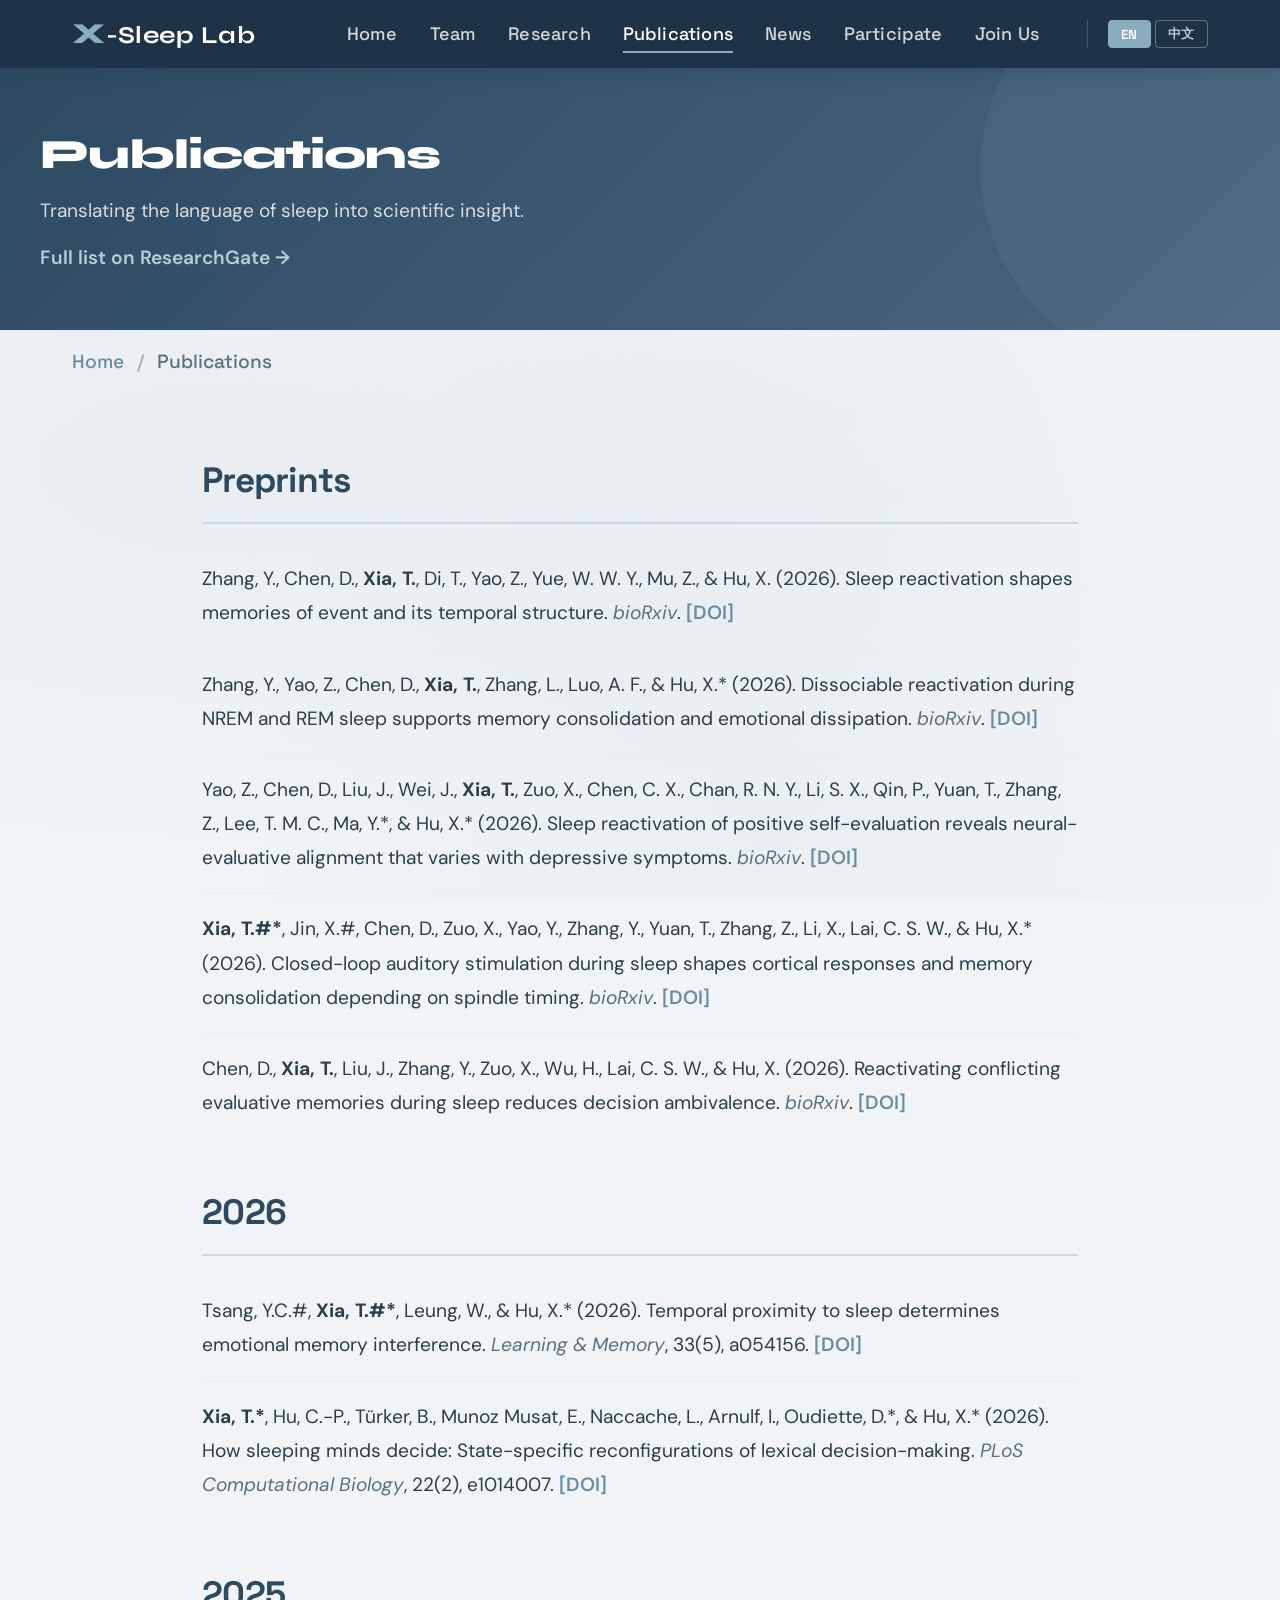
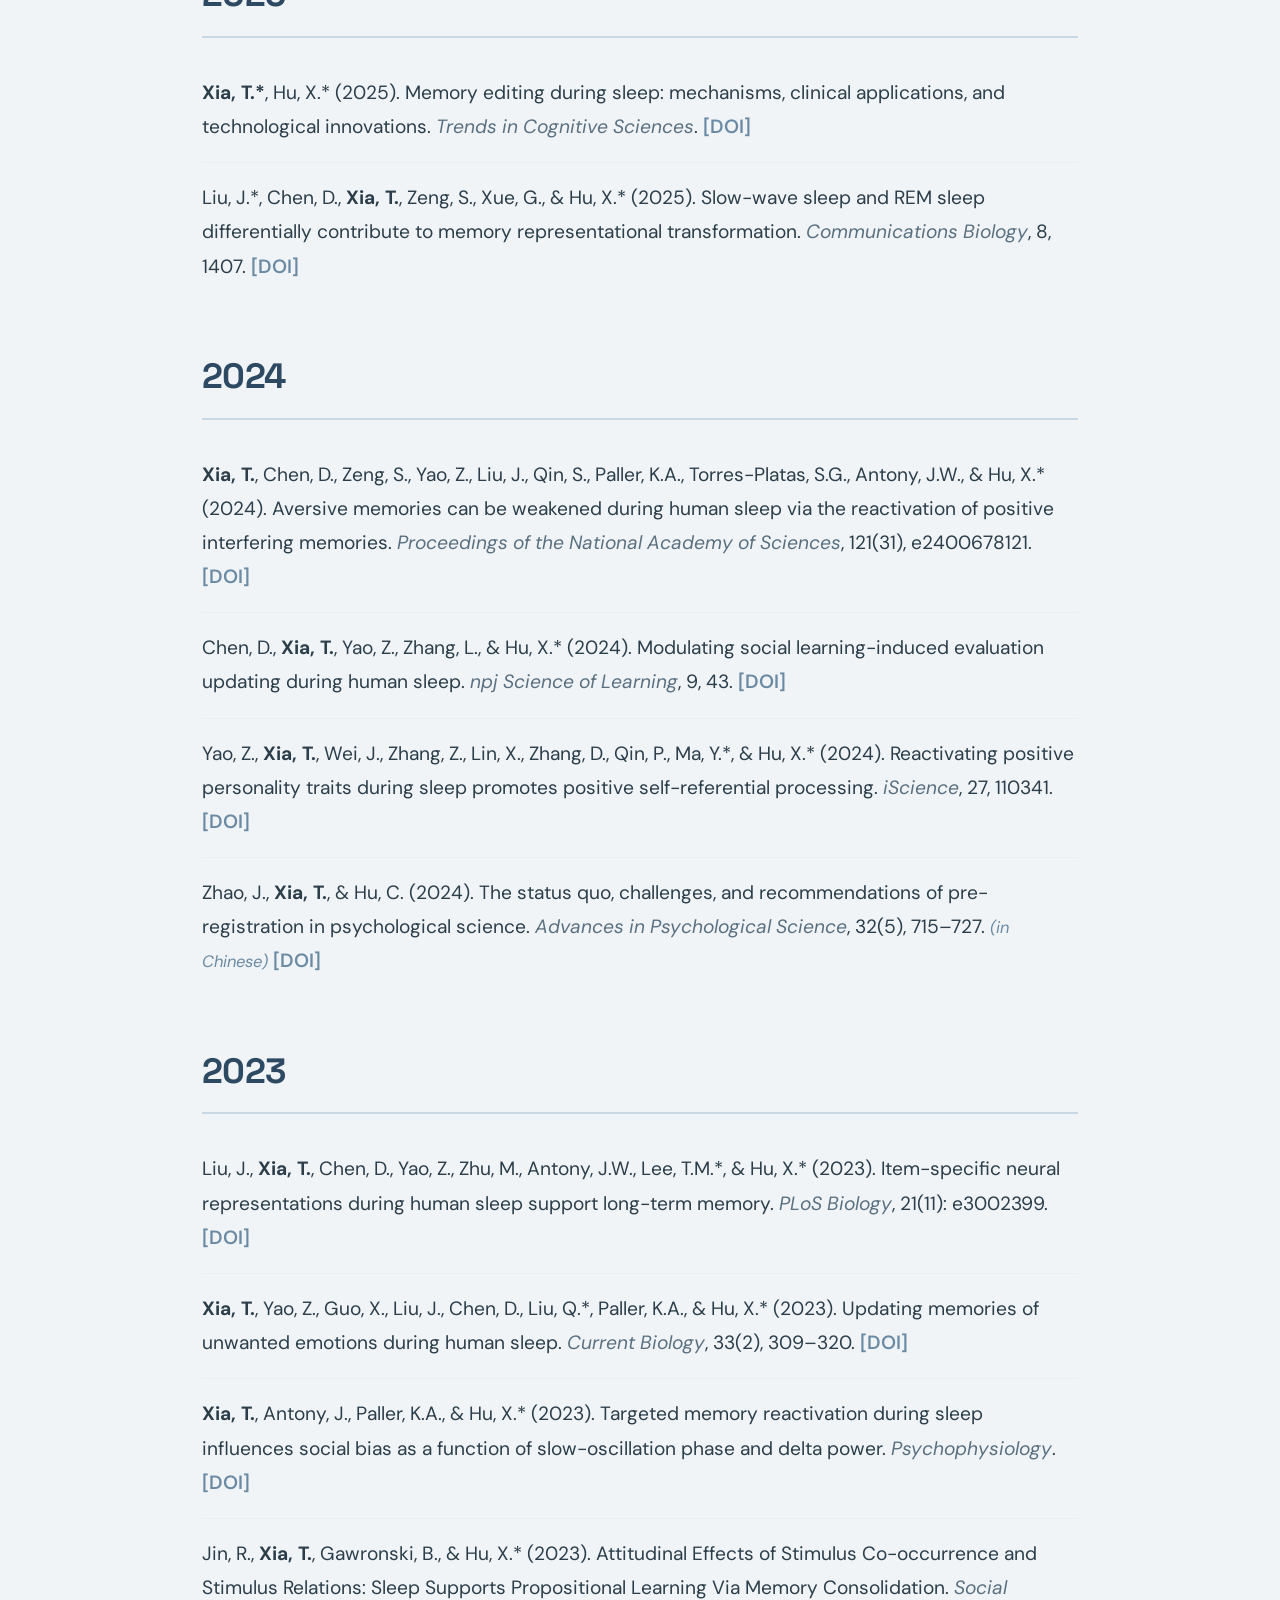
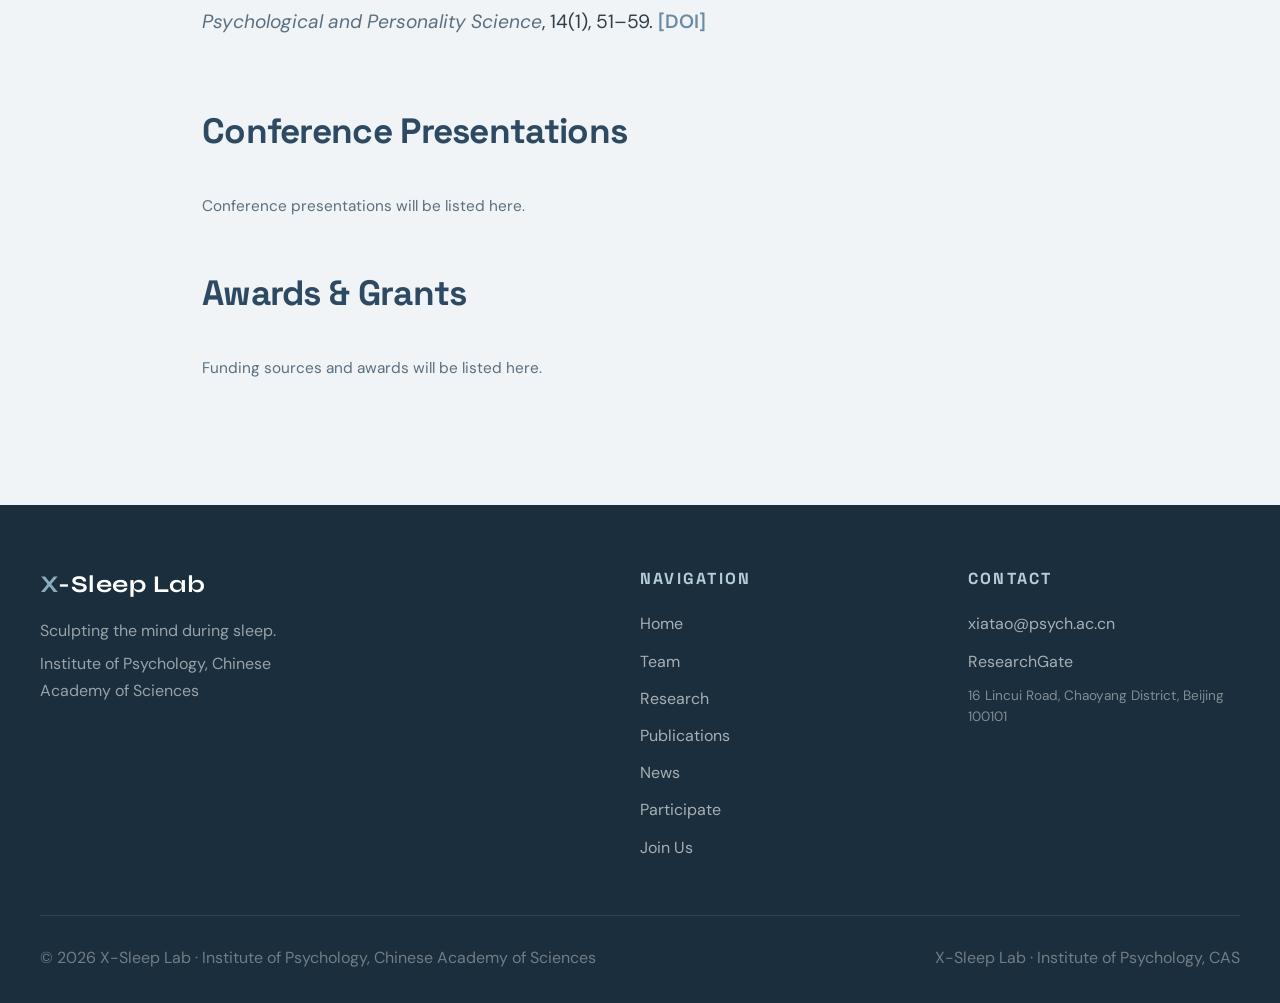
<file: publications.html>
<!DOCTYPE html>
<html lang="en">
<head>
  <meta charset="UTF-8">
  <meta name="viewport" content="width=device-width, initial-scale=1.0">
  <title>Publications | X-Sleep Lab</title>
  <meta name="description" content="X-Sleep Lab publications — peer-reviewed papers in PNAS, Current Biology, Trends in Cognitive Sciences, and more.">
  <meta property="og:title" content="Publications | X-Sleep Lab">
  <meta property="og:description" content="Peer-reviewed publications from X-Sleep Lab, Institute of Psychology, CAS.">
  <meta property="og:type" content="website">
  <meta property="og:url" content="https://xsleeplab.cn/publications.html">
  <meta property="og:image" content="https://xsleeplab.cn/home_pic/xt.png">
  <meta name="twitter:card" content="summary_large_image">
  <link rel="canonical" href="https://xsleeplab.cn/publications.html">
  <link rel="icon" type="image/png" href="favicon.png">
  <link rel="preconnect" href="https://fonts.googleapis.com">
  <link rel="preconnect" href="https://fonts.gstatic.com" crossorigin>
  <!-- 非阻塞加载：fonts.googleapis.com 在中国大陆不可达，
       用 media="print" 让它不阻塞首屏，加载成功后再切回 all。 -->
  <link rel="stylesheet" href="https://fonts.googleapis.com/css2?family=Syne:wght@700;800&family=Space+Grotesk:wght@400;500;600;700;800&family=DM+Sans:ital,wght@0,400;0,500;0,600;1,400&family=Noto+Serif+SC:wght@400;600;700&family=ZCOOL+XiaoWei&family=Ma+Shan+Zheng&display=swap" media="print" onload="this.media='all'">
  <noscript><link rel="stylesheet" href="https://fonts.googleapis.com/css2?family=Syne:wght@700;800&family=Space+Grotesk:wght@400;500;600;700;800&family=DM+Sans:ital,wght@0,400;0,500;0,600;1,400&family=Noto+Serif+SC:wght@400;600;700&family=ZCOOL+XiaoWei&family=Ma+Shan+Zheng&display=swap"></noscript>
  <link rel="stylesheet" href="css/style.css">
</head>
<body>

  <header class="site-header">
    <div class="nav-container">
      <a href="index.html" class="site-title">
        <span class="x-letter">X</span>-Sleep Lab
      </a>
      <button class="menu-toggle" aria-label="Toggle navigation" aria-expanded="false" aria-controls="main-navigation">
        <span></span><span></span><span></span>
      </button>
      <nav class="main-nav" id="main-navigation">
        <a href="index.html"        data-i18n="nav.home">Home</a>
        <a href="team.html"         data-i18n="nav.team">Team</a>
        <a href="research.html"     data-i18n="nav.research">Research</a>
        <a href="publications.html" class="active" aria-current="page" data-i18n="nav.publications">Publications</a>
        <a href="news.html"         data-i18n="nav.news">News</a>
        <a href="participate.html"  data-i18n="nav.participate">Participate</a>
        <a href="join.html"         data-i18n="nav.join">Join Us</a>
        <span class="lang-switch">
          <button data-lang="en" class="active">EN</button>
          <button data-lang="zh">中文</button>
        </span>
      </nav>
    </div>
  </header>

  <div class="page-hero">
    <div class="page-hero-inner">
      <h1 data-i18n="publications.pageTitle">Publications</h1>
      <p data-i18n="publications.pageSub">Selected publications from X-Sleep Lab.</p>
      <p style="margin-top: 14px;">
        <a href="https://www.researchgate.net/profile/Tao-Xia-6" target="_blank" rel="noopener noreferrer" data-i18n="publications.researchGate" style="font-weight:600;">Full list on ResearchGate →</a>
      </p>
    </div>
  </div>

  <nav class="breadcrumb">
    <a href="index.html" data-i18n="breadcrumb.home">Home</a>
    <span class="sep">/</span>
    <span data-i18n="publications.breadcrumb">Publications</span>
  </nav>

  <section class="pub-section">

    <!-- Year blocks are pre-rendered for search and refreshed by JavaScript. -->
    <div id="pub-list">
      <!-- STATIC:PUBLICATIONS:START -->
<div class="pub-year-block">
  <h2 class="pub-year">Preprints</h2>
  <div class="pub-entry">Zhang, Y., Chen, D., <strong>Xia, T.</strong>, Di, T., Yao, Z., Yue, W. W. Y., Mu, Z., &amp; Hu, X. (2026). Sleep reactivation shapes memories of event and its temporal structure. <em>bioRxiv</em>. <a href="https://doi.org/10.64898/2026.10.20.760365" target="_blank" rel="noopener">[DOI]</a></div>
  <div class="pub-entry">Zhang, Y., Yao, Z., Chen, D., <strong>Xia, T.</strong>, Zhang, L., Luo, A. F., &amp; Hu, X.* (2026). Dissociable reactivation during NREM and REM sleep supports memory consolidation and emotional dissipation. <em>bioRxiv</em>. <a href="https://doi.org/10.64898/2026.08.04.742295" target="_blank" rel="noopener">[DOI]</a></div>
  <div class="pub-entry">Yao, Z., Chen, D., Liu, J., Wei, J., <strong>Xia, T.</strong>, Zuo, X., Chen, C. X., Chan, R. N. Y., Li, S. X., Qin, P., Yuan, T., Zhang, Z., Lee, T. M. C., Ma, Y.*, &amp; Hu, X.* (2026). Sleep reactivation of positive self-evaluation reveals neural-evaluative alignment that varies with depressive symptoms. <em>bioRxiv</em>. <a href="https://doi.org/10.64898/2026.07.26.740831" target="_blank" rel="noopener">[DOI]</a></div>
  <div class="pub-entry"><strong>Xia, T.#*</strong>, Jin, X.#, Chen, D., Zuo, X., Yao, Y., Zhang, Y., Yuan, T., Zhang, Z., Li, X., Lai, C. S. W., &amp; Hu, X.* (2026). Closed-loop auditory stimulation during sleep shapes cortical responses and memory consolidation depending on spindle timing. <em>bioRxiv</em>. <a href="https://doi.org/10.64898/2026.05.29.728629" target="_blank" rel="noopener">[DOI]</a></div>
  <div class="pub-entry">Chen, D., <strong>Xia, T.</strong>, Liu, J., Zhang, Y., Zuo, X., Wu, H., Lai, C. S. W., &amp; Hu, X. (2026). Reactivating conflicting evaluative memories during sleep reduces decision ambivalence. <em>bioRxiv</em>. <a href="https://doi.org/10.64898/2026.03.11.710434" target="_blank" rel="noopener">[DOI]</a></div>
</div>
<div class="pub-year-block">
  <h2 class="pub-year">2026</h2>
  <div class="pub-entry">Tsang, Y.C.#, <strong>Xia, T.#*</strong>, Leung, W., &amp; Hu, X.* (2026). Temporal proximity to sleep determines emotional memory interference. <em>Learning &amp; Memory</em>, 33(5), a054156. <a href="https://doi.org/10.1101/lm.054156.125" target="_blank" rel="noopener">[DOI]</a></div>
  <div class="pub-entry"><strong>Xia, T.*</strong>, Hu, C.-P., Türker, B., Munoz Musat, E., Naccache, L., Arnulf, I., Oudiette, D.*, &amp; Hu, X.* (2026). How sleeping minds decide: State-specific reconfigurations of lexical decision-making. <em>PLoS Computational Biology</em>, 22(2), e1014007. <a href="https://doi.org/10.1371/journal.pcbi.1014007" target="_blank" rel="noopener">[DOI]</a></div>
</div>
<div class="pub-year-block">
  <h2 class="pub-year">2025</h2>
  <div class="pub-entry"><strong>Xia, T.*</strong>, Hu, X.* (2025). Memory editing during sleep: mechanisms, clinical applications, and technological innovations. <em>Trends in Cognitive Sciences</em>. <a href="https://doi.org/10.1016/j.tics.2025.07.010" target="_blank" rel="noopener">[DOI]</a></div>
  <div class="pub-entry">Liu, J.*, Chen, D., <strong>Xia, T.</strong>, Zeng, S., Xue, G., &amp; Hu, X.* (2025). Slow-wave sleep and REM sleep differentially contribute to memory representational transformation. <em>Communications Biology</em>, 8, 1407. <a href="https://doi.org/10.1038/s42003-025-08812-3" target="_blank" rel="noopener">[DOI]</a></div>
</div>
<div class="pub-year-block">
  <h2 class="pub-year">2024</h2>
  <div class="pub-entry"><strong>Xia, T.</strong>, Chen, D., Zeng, S., Yao, Z., Liu, J., Qin, S., Paller, K.A., Torres-Platas, S.G., Antony, J.W., &amp; Hu, X.* (2024). Aversive memories can be weakened during human sleep via the reactivation of positive interfering memories. <em>Proceedings of the National Academy of Sciences</em>, 121(31), e2400678121. <a href="https://doi.org/10.1073/pnas.2400678121" target="_blank" rel="noopener">[DOI]</a></div>
  <div class="pub-entry">Chen, D., <strong>Xia, T.</strong>, Yao, Z., Zhang, L., &amp; Hu, X.* (2024). Modulating social learning-induced evaluation updating during human sleep. <em>npj Science of Learning</em>, 9, 43. <a href="https://doi.org/10.1038/s41539-024-00255-5" target="_blank" rel="noopener">[DOI]</a></div>
  <div class="pub-entry">Yao, Z., <strong>Xia, T.</strong>, Wei, J., Zhang, Z., Lin, X., Zhang, D., Qin, P., Ma, Y.*, &amp; Hu, X.* (2024). Reactivating positive personality traits during sleep promotes positive self-referential processing. <em>iScience</em>, 27, 110341. <a href="https://doi.org/10.1016/j.isci.2024.110341" target="_blank" rel="noopener">[DOI]</a></div>
  <div class="pub-entry">Zhao, J., <strong>Xia, T.</strong>, &amp; Hu, C. (2024). The status quo, challenges, and recommendations of pre-registration in psychological science. <em>Advances in Psychological Science</em>, 32(5), 715–727. <span style="font-size:0.86em; color:var(--color-primary-mid); font-style:italic;">(in Chinese)</span> <a href="https://doi.org/10.3724/SP.J.1042.2024.00715" target="_blank" rel="noopener">[DOI]</a></div>
</div>
<div class="pub-year-block">
  <h2 class="pub-year">2023</h2>
  <div class="pub-entry">Liu, J., <strong>Xia, T.</strong>, Chen, D., Yao, Z., Zhu, M., Antony, J.W., Lee, T.M.*, &amp; Hu, X.* (2023). Item-specific neural representations during human sleep support long-term memory. <em>PLoS Biology</em>, 21(11): e3002399. <a href="https://doi.org/10.1371/journal.pbio.3002399" target="_blank" rel="noopener">[DOI]</a></div>
  <div class="pub-entry"><strong>Xia, T.</strong>, Yao, Z., Guo, X., Liu, J., Chen, D., Liu, Q.*, Paller, K.A., &amp; Hu, X.* (2023). Updating memories of unwanted emotions during human sleep. <em>Current Biology</em>, 33(2), 309–320. <a href="https://doi.org/10.1016/j.cub.2022.12.004" target="_blank" rel="noopener">[DOI]</a></div>
  <div class="pub-entry"><strong>Xia, T.</strong>, Antony, J., Paller, K.A., &amp; Hu, X.* (2023). Targeted memory reactivation during sleep influences social bias as a function of slow-oscillation phase and delta power. <em>Psychophysiology</em>. <a href="https://doi.org/10.1111/psyp.14224" target="_blank" rel="noopener">[DOI]</a></div>
  <div class="pub-entry">Jin, R., <strong>Xia, T.</strong>, Gawronski, B., &amp; Hu, X.* (2023). Attitudinal Effects of Stimulus Co-occurrence and Stimulus Relations: Sleep Supports Propositional Learning Via Memory Consolidation. <em>Social Psychological and Personality Science</em>, 14(1), 51–59. <a href="https://doi.org/10.1177/19485506221078012" target="_blank" rel="noopener">[DOI]</a></div>
</div>
<!-- STATIC:PUBLICATIONS:END -->
    </div>

    <div class="pub-year-block">
      <h2 class="pub-year" style="border-bottom:none;" data-i18n="publications.confTitle">Conference Presentations</h2>
      <p style="color:var(--color-text-light); font-size:0.96rem;" data-i18n="publications.confPlaceholder">Conference presentations will be listed here.</p>
    </div>

    <div class="pub-year-block">
      <h2 class="pub-year" style="border-bottom:none;" data-i18n="publications.awardsTitle">Awards &amp; Grants</h2>
      <p style="color:var(--color-text-light); font-size:0.96rem;" data-i18n="publications.awardsText">Funding sources and awards will be listed here.</p>
    </div>

  </section>

  <footer class="site-footer">
    <div class="footer-inner">
      <div class="footer-brand">
        <div class="footer-brand-name"><span class="x-letter">X</span>-Sleep Lab</div>
        <p data-i18n="footer.desc">Sleep is where experience is sculpted.</p>
        <p>Institute of Psychology, Chinese Academy of Sciences</p>
      </div>
      <div class="footer-col">
        <h4 data-i18n="footer.navTitle">Navigation</h4>
        <ul>
          <li><a href="index.html"        data-i18n="nav.home">Home</a></li>
          <li><a href="team.html"         data-i18n="nav.team">Team</a></li>
          <li><a href="research.html"     data-i18n="nav.research">Research</a></li>
          <li><a href="publications.html" data-i18n="nav.publications">Publications</a></li>
          <li><a href="news.html"         data-i18n="nav.news">News</a></li>
          <li><a href="participate.html" data-i18n="nav.participate">Participate</a></li>
          <li><a href="join.html"         data-i18n="nav.join">Join Us</a></li>
        </ul>
      </div>
      <div class="footer-col">
        <h4 data-i18n="footer.contactTitle">Contact</h4>
        <ul>
          <li><a href="mailto:xiatao@psych.ac.cn">xiatao@psych.ac.cn</a></li>
          <li><a href="https://www.researchgate.net/profile/Tao-Xia-6" target="_blank" rel="noopener">ResearchGate</a></li>
        </ul>
        <p style="font-size:0.85rem; opacity:0.55; margin-top:10px; line-height:1.55;" data-i18n="footer.address">16 Lincui Road, Chaoyang District, Beijing 100101</p>
      </div>
    </div>
    <div class="footer-bottom">
      <p data-i18n="footer.copyright">© 2026 X-Sleep Lab · Institute of Psychology, Chinese Academy of Sciences</p>
      <p data-i18n="footer.labName">X-Sleep Lab · Institute of Psychology, CAS</p>
    </div>
  </footer>

  <script src="js/content.js?v=2"></script>
  <script src="js/md-loader.js?v=2"></script>
  <script src="js/translations.js?v=2"></script>
  <script src="js/lang-switch.js"></script>
  <script src="js/nav.js"></script>
</body>
</html>
</file>
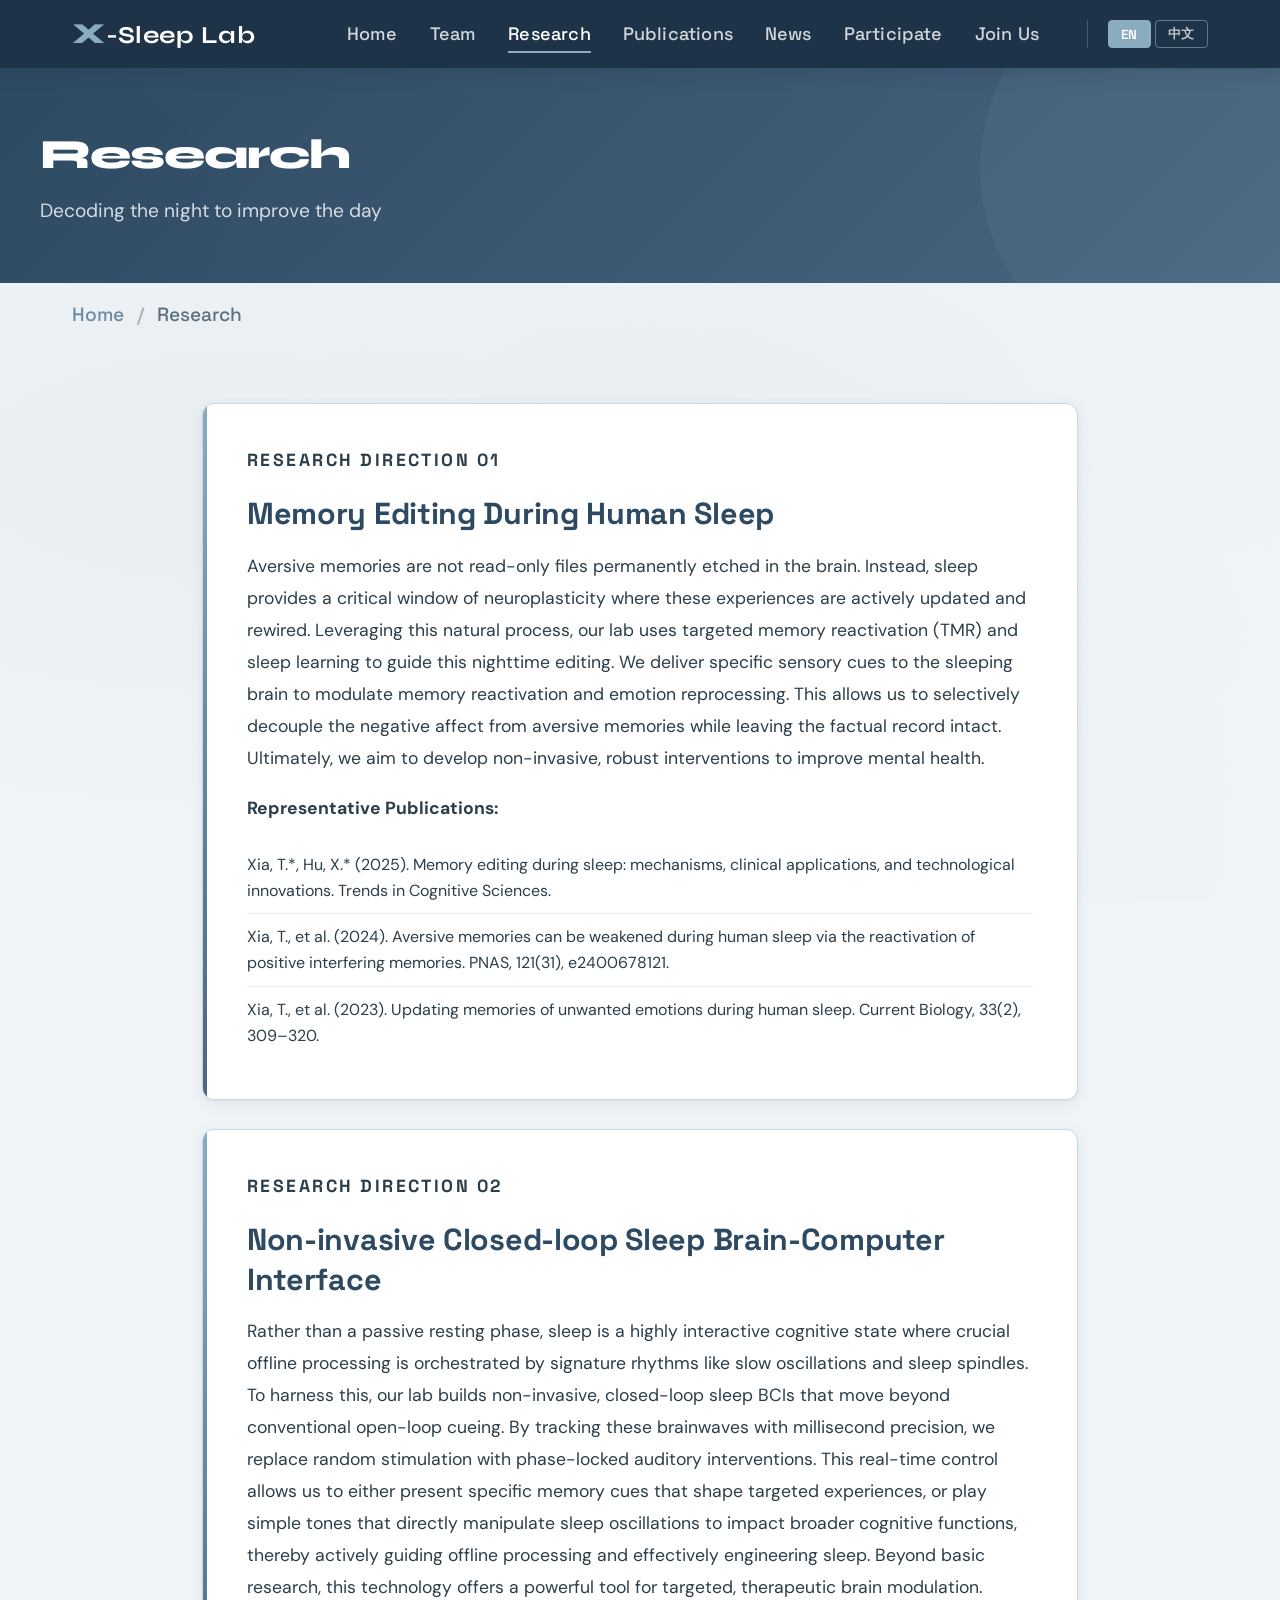
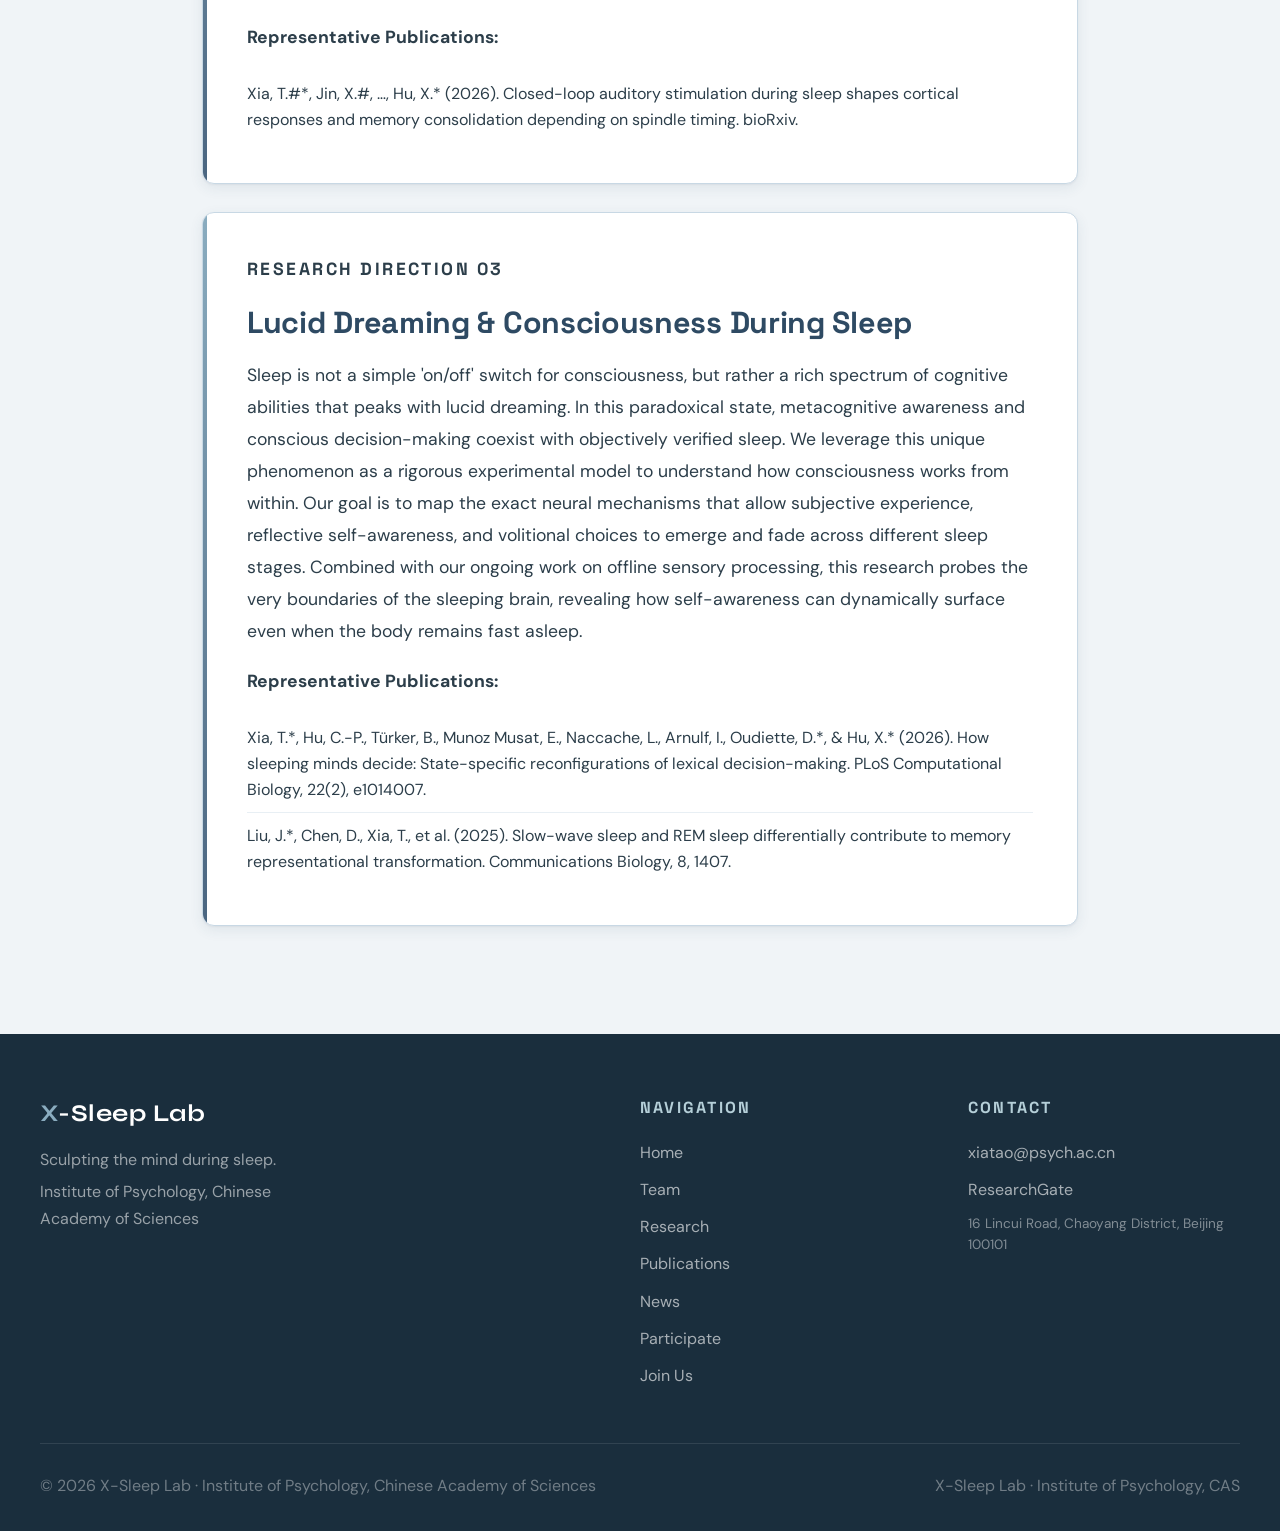
<file: research.html>
<!DOCTYPE html>
<html lang="en">
<head>
  <meta charset="UTF-8">
  <meta name="viewport" content="width=device-width, initial-scale=1.0">
  <title>Research | X-Sleep Lab</title>
  <meta name="description" content="X-Sleep Lab research directions: memory editing during sleep, closed-loop sleep BCI, and lucid dreaming neuroscience.">
  <meta property="og:title" content="Research | X-Sleep Lab">
  <meta property="og:description" content="Three research frontiers: sleep-based memory editing, closed-loop BCI, and consciousness during sleep.">
  <meta property="og:type" content="website">
  <meta property="og:url" content="https://xsleeplab.cn/research.html">
  <meta property="og:image" content="https://xsleeplab.cn/home_pic/xt.png">
  <meta name="twitter:card" content="summary_large_image">
  <link rel="canonical" href="https://xsleeplab.cn/research.html">
  <link rel="icon" type="image/png" href="favicon.png">
  <link rel="preconnect" href="https://fonts.googleapis.com">
  <link rel="preconnect" href="https://fonts.gstatic.com" crossorigin>
  <!-- 非阻塞加载：fonts.googleapis.com 在中国大陆不可达，
       用 media="print" 让它不阻塞首屏，加载成功后再切回 all。 -->
  <link rel="stylesheet" href="https://fonts.googleapis.com/css2?family=Syne:wght@700;800&family=Space+Grotesk:wght@400;500;600;700;800&family=DM+Sans:ital,wght@0,400;0,500;0,600;1,400&family=Noto+Serif+SC:wght@400;600;700&family=ZCOOL+XiaoWei&family=Ma+Shan+Zheng&display=swap" media="print" onload="this.media='all'">
  <noscript><link rel="stylesheet" href="https://fonts.googleapis.com/css2?family=Syne:wght@700;800&family=Space+Grotesk:wght@400;500;600;700;800&family=DM+Sans:ital,wght@0,400;0,500;0,600;1,400&family=Noto+Serif+SC:wght@400;600;700&family=ZCOOL+XiaoWei&family=Ma+Shan+Zheng&display=swap"></noscript>
  <link rel="stylesheet" href="css/style.css">
</head>
<body>

  <header class="site-header">
    <div class="nav-container">
      <a href="index.html" class="site-title">
        <span class="x-letter">X</span>-Sleep Lab
      </a>
      <button class="menu-toggle" aria-label="Toggle navigation" aria-expanded="false" aria-controls="main-navigation">
        <span></span><span></span><span></span>
      </button>
      <nav class="main-nav" id="main-navigation">
        <a href="index.html"        data-i18n="nav.home">Home</a>
        <a href="team.html"         data-i18n="nav.team">Team</a>
        <a href="research.html" class="active" aria-current="page" data-i18n="nav.research">Research</a>
        <a href="publications.html" data-i18n="nav.publications">Publications</a>
        <a href="news.html"         data-i18n="nav.news">News</a>
        <a href="participate.html"  data-i18n="nav.participate">Participate</a>
        <a href="join.html"         data-i18n="nav.join">Join Us</a>
        <span class="lang-switch">
          <button data-lang="en" class="active">EN</button>
          <button data-lang="zh">中文</button>
        </span>
      </nav>
    </div>
  </header>

  <div class="page-hero">
    <div class="page-hero-inner">
      <h1 data-i18n="research.pageTitle">Research</h1>
      <p data-i18n="research.pageSub">Decoding the night to improve the day</p>
    </div>
  </div>

  <nav class="breadcrumb">
    <a href="index.html" data-i18n="breadcrumb.home">Home</a>
    <span class="sep">/</span>
    <span data-i18n="research.breadcrumb">Research</span>
  </nav>

  <section class="research-section">

    <!-- Direction 01 -->
    <article class="research-item">
      <p class="research-num" data-i18n="research.item1Num">Research Direction 01</p>
      <h3 data-i18n="research.item1Title">Memory Editing During Human Sleep</h3>
      <p data-i18n="research.item1Text">Aversive memories are not read-only files permanently etched in the brain. Instead, sleep provides a critical window of neuroplasticity where these experiences are actively updated and rewired. Leveraging this natural process, our lab uses targeted memory reactivation (TMR) and sleep learning to guide this nighttime editing. We deliver specific sensory cues to the sleeping brain to modulate memory reactivation and emotion reprocessing. This allows us to selectively decouple the negative affect from aversive memories while leaving the factual record intact. Ultimately, we aim to develop non-invasive, robust interventions to improve mental health.</p>
      <p><strong data-i18n="research.item1Papers">Representative Publications:</strong></p>
      <ul class="pub-list">
        <li data-i18n="research.item1p1">Xia, T.*, Hu, X.* (2025). Memory editing during sleep: mechanisms, clinical applications, and technological innovations. <em>Trends in Cognitive Sciences</em>.</li>
        <li data-i18n="research.item1p2">Xia, T., et al. (2024). Aversive memories can be weakened during human sleep via the reactivation of positive interfering memories. <em>PNAS</em>, 121(31), e2400678121.</li>
        <li data-i18n="research.item1p3">Xia, T., et al. (2023). Updating memories of unwanted emotions during human sleep. <em>Current Biology</em>, 33(2), 309–320.</li>
      </ul>
    </article>

    <!-- Direction 02 -->
    <article class="research-item">
      <p class="research-num" data-i18n="research.item2Num">Research Direction 02</p>
      <h3 data-i18n="research.item2Title">Non-invasive Closed-loop Sleep Brain-Computer Interface</h3>
      <p data-i18n="research.item2Text">Rather than a passive resting phase, sleep is a highly interactive cognitive state where crucial offline processing is orchestrated by signature rhythms like slow oscillations and sleep spindles. To harness this, our lab builds non-invasive, closed-loop sleep BCIs that move beyond conventional open-loop cueing. By tracking these brainwaves with millisecond precision, we replace random stimulation with phase-locked auditory interventions. This real-time control allows us to either present specific memory cues that shape targeted experiences, or play simple tones that directly manipulate sleep oscillations to impact broader cognitive functions, thereby actively guiding offline processing and effectively engineering sleep. Beyond basic research, this technology offers a powerful tool for targeted, therapeutic brain modulation.</p>
      <p><strong data-i18n="research.item2Papers">Representative Publications:</strong></p>
      <ul class="pub-list">
        <li data-i18n="research.item2p1">Xia, T.#*, Jin, X.#, …, Hu, X.* (2026). Closed-loop auditory stimulation during sleep shapes cortical responses and memory consolidation depending on spindle timing. bioRxiv.</li>
      </ul>
    </article>

    <!-- Direction 03 -->
    <article class="research-item">
      <p class="research-num" data-i18n="research.item3Num">Research Direction 03</p>
      <h3 data-i18n="research.item3Title">Lucid Dreaming &amp; Consciousness During Sleep</h3>
      <p data-i18n="research.item3Text">Sleep is not a simple 'on/off' switch for consciousness, but rather a rich spectrum of cognitive abilities that peaks with lucid dreaming. In this paradoxical state, metacognitive awareness and conscious decision-making coexist with objectively verified sleep. We leverage this unique phenomenon as a rigorous experimental model to understand how consciousness works from within. Our goal is to map the exact neural mechanisms that allow subjective experience, reflective self-awareness, and volitional choices to emerge and fade across different sleep stages. Combined with our ongoing work on offline sensory processing, this research probes the very boundaries of the sleeping brain, revealing how self-awareness can dynamically surface even when the body remains fast asleep.</p>
      <p><strong data-i18n="research.item3Papers">Representative Publications:</strong></p>
      <ul class="pub-list">
        <li data-i18n="research.item3p1">Chen, D., Xia, T., et al. (2024). Modulating social learning-induced evaluation updating during human sleep. <em>npj Science of Learning</em>, 9, 43.</li>
        <li data-i18n="research.item3p2">Liu, J.*, Chen, D., Xia, T., et al. (2025). Slow-wave sleep and REM sleep differentially contribute to memory representational transformation. <em>Communications Biology</em>, 8, 1407.</li>
      </ul>
    </article>

  </section>

  <footer class="site-footer">
    <div class="footer-inner">
      <div class="footer-brand">
        <div class="footer-brand-name"><span class="x-letter">X</span>-Sleep Lab</div>
        <p data-i18n="footer.desc">Sleep is where experience is sculpted.</p>
        <p>Institute of Psychology, Chinese Academy of Sciences</p>
      </div>
      <div class="footer-col">
        <h4 data-i18n="footer.navTitle">Navigation</h4>
        <ul>
          <li><a href="index.html"        data-i18n="nav.home">Home</a></li>
          <li><a href="team.html"         data-i18n="nav.team">Team</a></li>
          <li><a href="research.html"     data-i18n="nav.research">Research</a></li>
          <li><a href="publications.html" data-i18n="nav.publications">Publications</a></li>
          <li><a href="news.html"         data-i18n="nav.news">News</a></li>
          <li><a href="participate.html" data-i18n="nav.participate">Participate</a></li>
          <li><a href="join.html"         data-i18n="nav.join">Join Us</a></li>
        </ul>
      </div>
      <div class="footer-col">
        <h4 data-i18n="footer.contactTitle">Contact</h4>
        <ul>
          <li><a href="mailto:xiatao@psych.ac.cn">xiatao@psych.ac.cn</a></li>
          <li><a href="https://www.researchgate.net/profile/Tao-Xia-6" target="_blank" rel="noopener">ResearchGate</a></li>
        </ul>
        <p style="font-size:0.85rem; opacity:0.55; margin-top:10px; line-height:1.55;" data-i18n="footer.address">16 Lincui Road, Chaoyang District, Beijing 100101</p>
      </div>
    </div>
    <div class="footer-bottom">
      <p data-i18n="footer.copyright">© 2026 X-Sleep Lab · Institute of Psychology, Chinese Academy of Sciences</p>
      <p data-i18n="footer.labName">X-Sleep Lab · Institute of Psychology, CAS</p>
    </div>
  </footer>

  <script src="js/content.js?v=2"></script>
  <script src="js/md-loader.js?v=2"></script>
  <script src="js/translations.js?v=2"></script>
  <script src="js/lang-switch.js"></script>
  <script src="js/nav.js"></script>
</body>
</html>
</file>
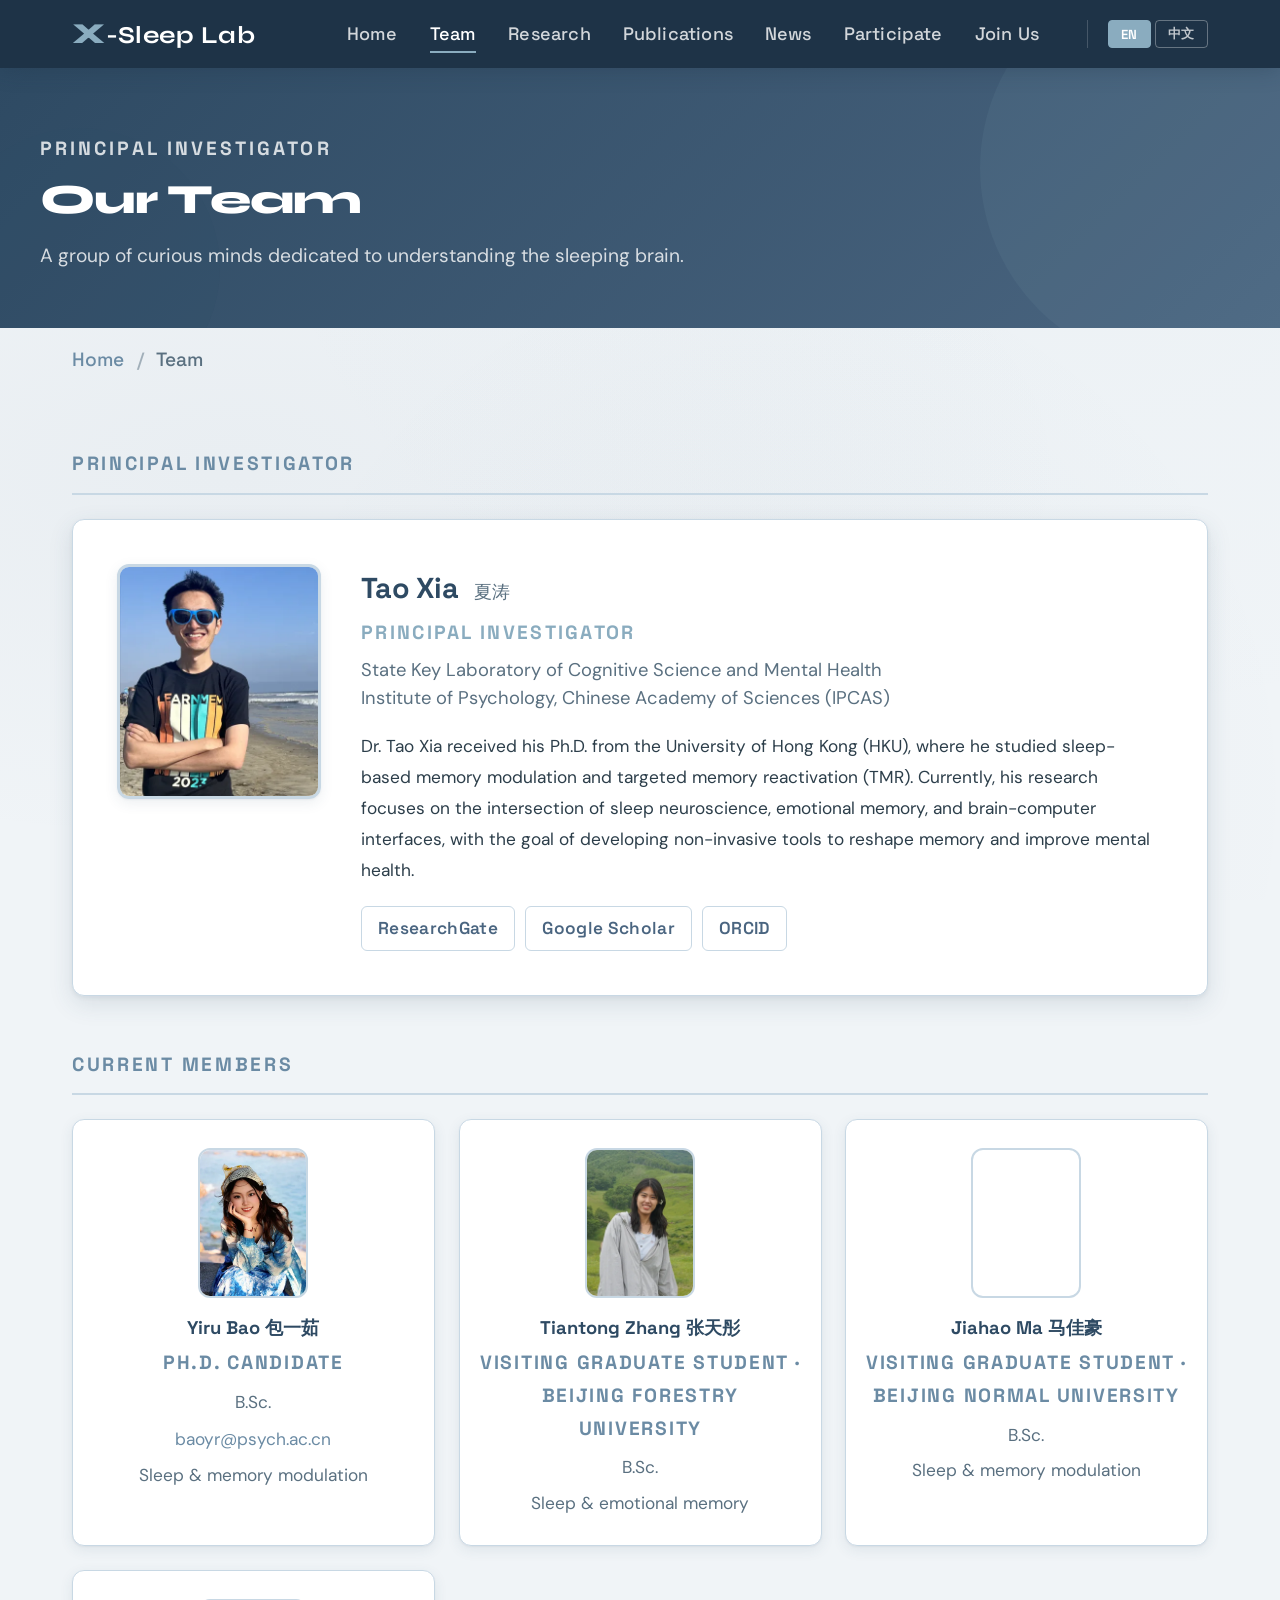
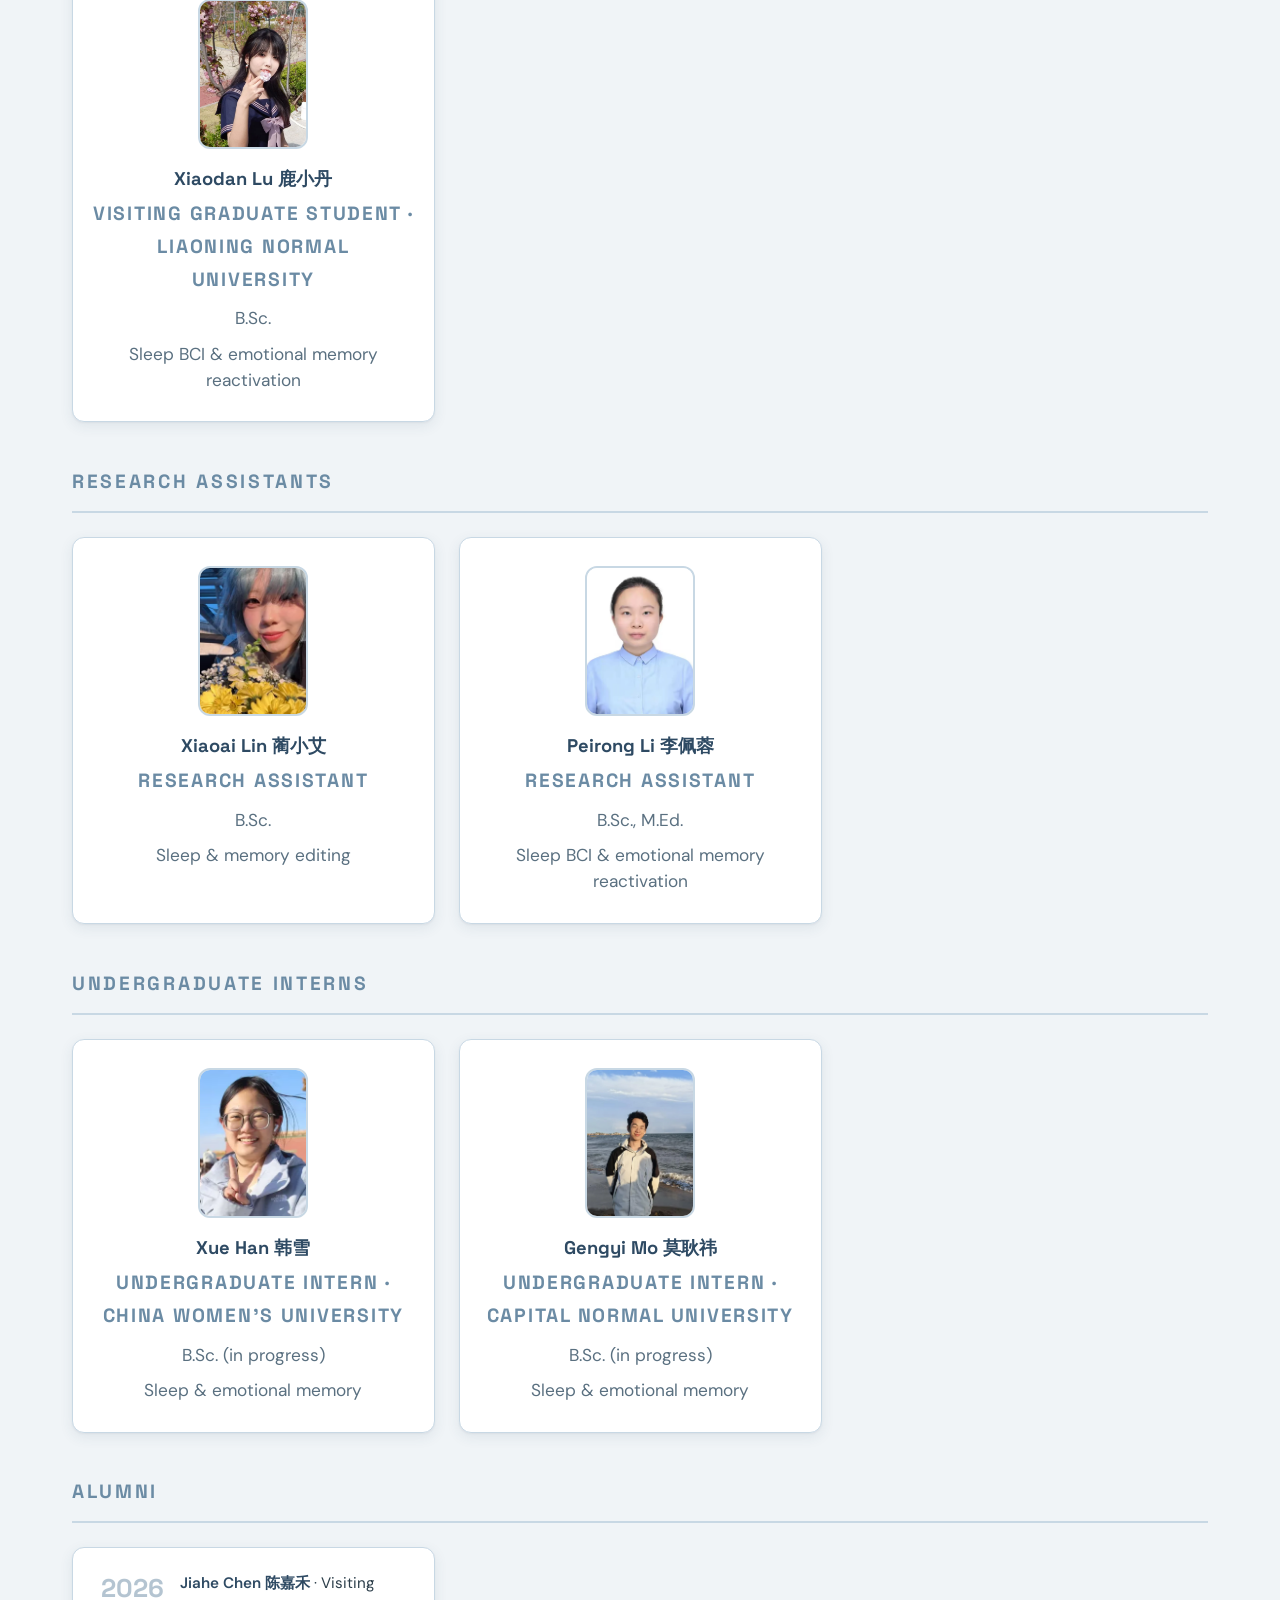
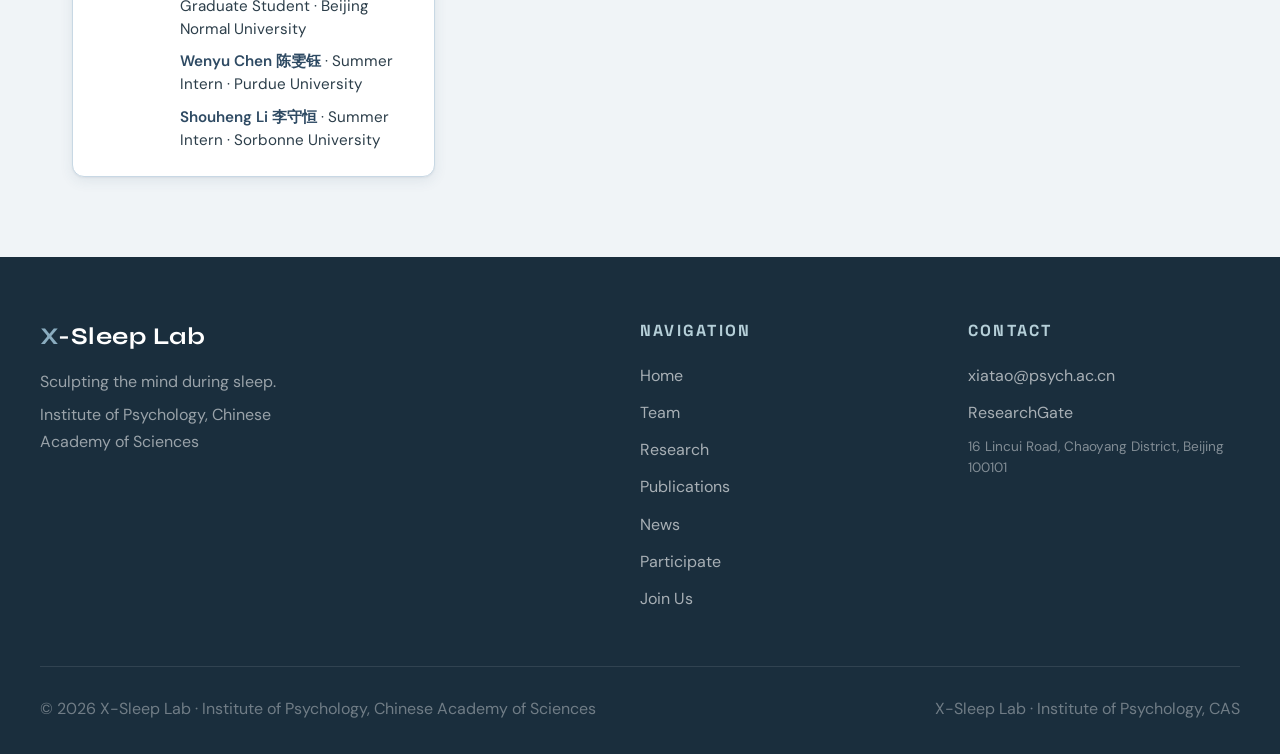
<file: team.html>
<!DOCTYPE html>
<html lang="en">
<head>
  <meta charset="UTF-8">
  <meta name="viewport" content="width=device-width, initial-scale=1.0">
  <title>Team | X-Sleep Lab</title>
  <meta name="description" content="Meet the X-Sleep Lab team — PI Xia Tao and research members at the Institute of Psychology, CAS.">
  <meta property="og:title" content="Team | X-Sleep Lab">
  <meta property="og:description" content="Meet the X-Sleep Lab team at the Institute of Psychology, Chinese Academy of Sciences.">
  <meta property="og:type" content="website">
  <meta property="og:url" content="https://xsleeplab.cn/team.html">
  <meta property="og:image" content="https://xsleeplab.cn/home_pic/xt.png">
  <meta name="twitter:card" content="summary_large_image">
  <link rel="canonical" href="https://xsleeplab.cn/team.html">
  <link rel="icon" type="image/png" href="favicon.png">
  <link rel="preconnect" href="https://fonts.googleapis.com">
  <link rel="preconnect" href="https://fonts.gstatic.com" crossorigin>
  <link href="https://fonts.googleapis.com/css2?family=Syne:wght@700;800&family=Space+Grotesk:wght@400;500;600;700;800&family=DM+Sans:ital,wght@0,400;0,500;0,600;1,400&family=Noto+Serif+SC:wght@400;600;700&family=ZCOOL+XiaoWei&family=Ma+Shan+Zheng&display=swap" rel="stylesheet">
  <link rel="stylesheet" href="css/style.css">
</head>
<body>

  <header class="site-header">
    <div class="nav-container">
      <a href="index.html" class="site-title">
        <span class="x-letter">X</span>-Sleep Lab
      </a>
      <button class="menu-toggle" aria-label="Toggle navigation" aria-expanded="false" aria-controls="main-navigation">
        <span></span><span></span><span></span>
      </button>
      <nav class="main-nav" id="main-navigation">
        <a href="index.html"        data-i18n="nav.home">Home</a>
        <a href="team.html" class="active" aria-current="page" data-i18n="nav.team">Team</a>
        <a href="research.html"     data-i18n="nav.research">Research</a>
        <a href="publications.html" data-i18n="nav.publications">Publications</a>
        <a href="news.html"         data-i18n="nav.news">News</a>
        <a href="participate.html"  data-i18n="nav.participate">Participate</a>
        <a href="join.html"         data-i18n="nav.join">Join Us</a>
        <span class="lang-switch">
          <button data-lang="en" class="active">EN</button>
          <button data-lang="zh">中文</button>
        </span>
      </nav>
    </div>
  </header>

  <div class="page-hero">
    <div class="page-hero-inner">
      <p class="page-hero-label" data-i18n="team.piLabel">Principal Investigator</p>
      <h1 data-i18n="team.pageTitle">Our Team</h1>
      <p data-i18n="team.pageSub">A group of curious minds dedicated to understanding the sleeping brain.</p>
    </div>
  </div>

  <nav class="breadcrumb">
    <a href="index.html" data-i18n="breadcrumb.home">Home</a>
    <span class="sep">/</span>
    <span data-i18n="team.breadcrumb">Team</span>
  </nav>

  <section class="team-section">

    <!-- PI Card -->
    <p class="team-section-title" data-i18n="team.piLabel">Principal Investigator</p>
    <div class="pi-card">
      <img class="pi-avatar" id="pi-avatar"
           src="home_pic/xt.webp"
           alt="Xia Tao"
           width="408" height="470">
      <div class="pi-info">
        <h2>
          <span data-i18n="team.piName">Xia Tao</span>
          <span style="font-size:1.1rem; font-weight:500; color:var(--color-text-light); margin-left:10px;" data-i18n="team.piNameZh">夏涛</span>
        </h2>
        <p class="pi-role" data-i18n="team.piRole">Principal Investigator</p>
        <p class="pi-affiliation" data-i18n="team.piAffiliation">
          State Key Laboratory of Cognitive Science and Mental Health<br>
          Institute of Psychology, Chinese Academy of Sciences (IPCAS)
        </p>
        <p class="pi-bio" data-i18n="team.piBio">Dr. Tao Xia received his Ph.D. from the University of Hong Kong (HKU), where he studied sleep-based memory modulation and targeted memory reactivation (TMR). He is now a Principal Investigator at the Institute of Psychology, Chinese Academy of Sciences. His research lies at the intersection of sleep neuroscience, emotional memory, and brain-computer interfaces, with the goal of developing non-invasive tools to reshape memory and improve mental health.</p>
        <div class="pi-links">
          <a href="https://www.researchgate.net/profile/Tao-Xia-6" target="_blank" rel="noopener" class="pi-link-btn" data-i18n="team.piRGLink">ResearchGate</a>
          <a href="https://scholar.google.com/citations?user=tsFWkmcAAAAJ&hl=en" target="_blank" rel="noopener" class="pi-link-btn" data-i18n="team.piGSLink">Google Scholar</a>
          <a href="https://orcid.org/0000-0002-4989-4864" target="_blank" rel="noopener" class="pi-link-btn" data-i18n="team.piORCIDLink">ORCID</a>
        </div>
      </div>
    </div>

    <!-- Graduate Students — rendered by content.js -->
    <p class="team-section-title" data-i18n="team.gradLabel">Current Members</p>
    <div class="team-grid" id="grad-grid">
      <!-- STATIC:TEAM:START -->
<article class="member-card">
  <img class="member-avatar" src="home_pic/byr.webp" alt="" width="100" height="100" loading="lazy" decoding="async">
  <h3>Yiru Bao 包一茹</h3>
  <p class="member-title">Ph.D. Candidate</p>
  <p class="member-education">B.Sc.</p>
  <p class="member-contact"><a href="mailto:baoyr@psych.ac.cn">baoyr@psych.ac.cn</a></p>
  <p class="member-research">Sleep &amp; memory modulation</p>
</article>
<article class="member-card">
  <img class="member-avatar" src="home_pic/zhangtiantong.webp" alt="" width="100" height="100" loading="lazy" decoding="async">
  <h3>Tiantong Zhang 张天彤</h3>
  <p class="member-title">Visiting Graduate Student · Beijing Forestry University</p>
  <p class="member-education">B.Sc.</p>
  <p class="member-research">Sleep &amp; emotional memory</p>
</article>
<article class="member-card">
  <img class="member-avatar" src="home_pic/majiahao.webp" alt="" width="100" height="100" loading="lazy" decoding="async">
  <h3>Jiahao Ma 马佳豪</h3>
  <p class="member-title">Visiting Graduate Student · Beijing Normal University</p>
  <p class="member-education">B.Sc.</p>
  <p class="member-research">Sleep &amp; memory modulation</p>
</article>
<article class="member-card">
  <img class="member-avatar" src="home_pic/luxiaodan.webp" alt="" width="100" height="100" loading="lazy" decoding="async">
  <h3>Xiaodan Lu 鹿小丹</h3>
  <p class="member-title">Visiting Graduate Student · Liaoning Normal University</p>
  <p class="member-education">B.Sc.</p>
  <p class="member-research">Sleep BCI &amp; emotional memory reactivation</p>
</article>
<!-- STATIC:TEAM:END -->
    </div>

    <!-- Research Assistants — rendered by content.js -->
    <p class="team-section-title" style="margin-top: 44px;" data-i18n="team.raLabel">Research Assistants</p>
    <div class="team-grid" id="ra-grid">
      <!-- STATIC:TEAM-RA:START -->
<article class="member-card">
  <img class="member-avatar" src="home_pic/linxiaoai.webp" alt="" width="100" height="100" loading="lazy" decoding="async">
  <h3>Xiaoai Lin 蔺小艾</h3>
  <p class="member-title">Research Assistant</p>
  <p class="member-education">B.Sc.</p>
  <p class="member-research">Sleep &amp; memory editing</p>
</article>
<article class="member-card">
  <img class="member-avatar" src="home_pic/lipeirong.webp" alt="" width="100" height="100" loading="lazy" decoding="async">
  <h3>Peirong Li 李佩蓉</h3>
  <p class="member-title">Research Assistant</p>
  <p class="member-education">B.Sc., M.Ed.</p>
  <p class="member-research">Sleep BCI &amp; emotional memory reactivation</p>
</article>
<!-- STATIC:TEAM-RA:END -->
    </div>

    <!-- Undergraduate Interns — rendered by content.js -->
    <p class="team-section-title" style="margin-top: 44px;" data-i18n="team.internLabel">Undergraduate Interns</p>
    <div class="team-grid" id="intern-grid">
      <!-- STATIC:TEAM-INTERN:START -->
<article class="member-card">
  <img class="member-avatar" src="home_pic/hanxue.webp" alt="" width="100" height="100" loading="lazy" decoding="async">
  <h3>Xue Han 韩雪</h3>
  <p class="member-title">Undergraduate Intern · China Women's University</p>
  <p class="member-education">B.Sc. (in progress)</p>
  <p class="member-research">Sleep &amp; emotional memory</p>
</article>
<article class="member-card">
  <img class="member-avatar" src="home_pic/mogengyi.webp" alt="" width="100" height="100" loading="lazy" decoding="async">
  <h3>Gengyi Mo 莫耿</h3>
  <p class="member-title">Undergraduate Intern · Capital Normal University</p>
  <p class="member-education">B.Sc. (in progress)</p>
  <p class="member-research">Sleep &amp; emotional memory</p>
</article>
<!-- STATIC:TEAM-INTERN:END -->
    </div>

    <!-- Alumni -->
    <p class="team-section-title" style="margin-top: 44px;" data-i18n="team.undergradLabel">Alumni</p>
    <div class="team-grid" id="alumni-grid"></div>

  </section>

  <footer class="site-footer">
    <div class="footer-inner">
      <div class="footer-brand">
        <div class="footer-brand-name"><span class="x-letter">X</span>-Sleep Lab</div>
        <p data-i18n="footer.desc">Sleep is where experience is sculpted.</p>
        <p>Institute of Psychology, Chinese Academy of Sciences</p>
      </div>
      <div class="footer-col">
        <h4 data-i18n="footer.navTitle">Navigation</h4>
        <ul>
          <li><a href="index.html"        data-i18n="nav.home">Home</a></li>
          <li><a href="team.html"         data-i18n="nav.team">Team</a></li>
          <li><a href="research.html"     data-i18n="nav.research">Research</a></li>
          <li><a href="publications.html" data-i18n="nav.publications">Publications</a></li>
          <li><a href="news.html"         data-i18n="nav.news">News</a></li>
          <li><a href="participate.html" data-i18n="nav.participate">Participate</a></li>
          <li><a href="join.html"         data-i18n="nav.join">Join Us</a></li>
        </ul>
      </div>
      <div class="footer-col">
        <h4 data-i18n="footer.contactTitle">Contact</h4>
        <ul>
          <li><a href="mailto:xiatao@psych.ac.cn">xiatao@psych.ac.cn</a></li>
          <li><a href="https://www.researchgate.net/profile/Tao-Xia-6" target="_blank" rel="noopener">ResearchGate</a></li>
        </ul>
        <p style="font-size:0.85rem; opacity:0.55; margin-top:10px; line-height:1.55;" data-i18n="footer.address">16 Lincui Road, Chaoyang District, Beijing 100101</p>
      </div>
    </div>
    <div class="footer-bottom">
      <p data-i18n="footer.copyright">© 2026 X-Sleep Lab · Institute of Psychology, Chinese Academy of Sciences</p>
      <p data-i18n="footer.labName">X-Sleep Lab · Institute of Psychology, CAS</p>
    </div>
  </footer>

  <script src="js/content.js?v=2"></script>
  <script src="js/md-loader.js?v=2"></script>
  <script src="js/translations.js?v=2"></script>
  <script src="js/lang-switch.js"></script>
  <script src="js/nav.js"></script>
</body>
</html>
</file>
<file: css/style.css>
/* X-Sleep Lab — Main Stylesheet */
/* Morandi Deep Blue Palette · Space Grotesk · DM Sans */

/* ==================== CUSTOM PROPERTIES ==================== */
:root {
  /* Morandi Deep Blue Palette */
  --color-primary:      #4A6580;
  --color-primary-dark: #2E4A63;
  --color-primary-mid:  #6B8BA4;
  --color-accent:       #8AACBF;
  --color-accent-light: #B5CFD8;
  --color-bg:           #F0F4F7;
  --color-bg-alt:       #E8EFF4;
  --color-white:        #FFFFFF;
  --color-text:         #2C3E4A;
  --color-text-light:   #5A7080;
  --color-border:       #C8D8E4;
  --color-nav:          #1E3347;
  --color-footer:       #1A2E3D;

  /* Typography */
  --font-brand:   'Syne', 'Space Grotesk', sans-serif;
  --font-display: 'Space Grotesk', 'DM Sans', sans-serif;
  --font-body:    'DM Sans', -apple-system, BlinkMacSystemFont, 'Segoe UI', sans-serif;
  --font-serif:      'Noto Serif SC', Georgia, serif;
  --font-zh-display: 'Noto Serif SC', serif;
  --font-zh-title:   'Ma Shan Zheng', 'Noto Serif SC', serif;

  /* UI */
  --radius:      12px;
  --radius-sm:   8px;
  --shadow:      0 1px 2px rgba(46,74,99,0.06), 0 4px 14px rgba(46,74,99,0.09), inset 0 1px 0 rgba(255,255,255,0.85);
  --shadow-md:   0 2px 4px rgba(46,74,99,0.07), 0 8px 24px rgba(46,74,99,0.13), inset 0 1px 0 rgba(255,255,255,0.75);
  --shadow-hover:0 6px 14px rgba(46,74,99,0.13), 0 28px 56px rgba(46,74,99,0.26), inset 0 1px 0 rgba(255,255,255,0.60);
  --transition:  all 0.28s cubic-bezier(0.4, 0, 0.2, 1);
  --max-width:   1200px;
}

/* ==================== RESET ==================== */
*, *::before, *::after {
  box-sizing: border-box;
  margin: 0;
  padding: 0;
}

html { scroll-behavior: smooth; }

body {
  font-family: var(--font-body);
  color: var(--color-text);
  background-color: var(--color-bg);
  background-image:
    radial-gradient(ellipse at 18% 52%, rgba(74, 101, 128, 0.045) 0%, transparent 58%),
    radial-gradient(ellipse at 82% 18%, rgba(138, 172, 191, 0.04) 0%, transparent 55%),
    radial-gradient(ellipse at 60% 88%, rgba(46, 74, 99, 0.03) 0%, transparent 50%);
  background-attachment: fixed;
  line-height: 1.7;
  -webkit-font-smoothing: antialiased;
  -moz-osx-font-smoothing: grayscale;
}

:where(a, button):focus-visible {
  outline: 3px solid var(--color-accent-light);
  outline-offset: 3px;
}

/* ==================== NAVIGATION ==================== */
.site-header {
  background: var(--color-nav);
  position: sticky;
  top: 0;
  z-index: 100;
  box-shadow: 0 2px 20px rgba(30, 51, 71, 0.3);
}

.nav-container {
  max-width: var(--max-width);
  margin: 0 auto;
  padding: 0 32px;
  display: flex;
  justify-content: space-between;
  align-items: center;
  height: 68px;
}

.site-title {
  font-family: var(--font-brand);
  font-size: 1.52rem;
  font-weight: 700;
  color: var(--color-white);
  text-decoration: none;
  letter-spacing: 0.02em;
  display: flex;
  align-items: baseline;
  gap: 0;
  flex-shrink: 0;
}

.site-title .x-letter {
  color: var(--color-accent);
  font-size: 1.82rem;
  font-weight: 800;
}

.site-title:hover { opacity: 0.88; }

.main-nav {
  display: flex;
  align-items: center;
  gap: 32px;
}

.main-nav a {
  font-family: var(--font-display);
  font-size: 1.13rem;
  font-weight: 500;
  color: rgba(255, 255, 255, 0.80);
  text-decoration: none;
  letter-spacing: 0.01em;
  transition: var(--transition);
  position: relative;
  white-space: nowrap;
}

.main-nav a::after {
  content: '';
  position: absolute;
  bottom: -4px;
  left: 0;
  width: 0;
  height: 2px;
  background: var(--color-accent);
  transition: width 0.25s ease;
}

.main-nav a:hover { color: var(--color-white); }
.main-nav a:hover::after,
.main-nav a.active::after { width: 100%; }
.main-nav a.active { color: var(--color-white); }

/* Language switch */
.lang-switch {
  display: flex;
  gap: 4px;
  margin-left: 16px;
  padding-left: 20px;
  border-left: 1px solid rgba(255, 255, 255, 0.18);
}

.lang-switch button {
  background: transparent;
  border: 1px solid rgba(255, 255, 255, 0.32);
  color: rgba(255, 255, 255, 0.72);
  padding: 4px 12px;
  font-size: 0.82rem;
  font-family: var(--font-display);
  font-weight: 600;
  border-radius: 4px;
  cursor: pointer;
  transition: var(--transition);
  letter-spacing: 0.04em;
}

.lang-switch button:hover {
  border-color: var(--color-accent);
  color: var(--color-white);
}

.lang-switch button.active {
  background: var(--color-accent);
  border-color: var(--color-accent);
  color: var(--color-white);
}

/* ==================== HERO SWIPER ==================== */
.hero-swiper {
  width: 100%;
  height: 520px;
}

.swiper-slide {
  position: relative;
  overflow: hidden;
  display: flex;
  align-items: center;
  justify-content: center;
}

.slide-bg {
  position: absolute;
  inset: 0;
  background-size: cover;
  background-position: center;
  background-repeat: no-repeat;
  transform: scale(1.14);
  transition: transform 8s ease;
}

.slide-bg--dream {
  transform: scale(1.2);
}

.swiper-slide-active .slide-bg {
  transform: scale(1);
}

.slide-overlay {
  position: absolute;
  inset: 0;
  background: linear-gradient(
    135deg,
    rgba(30, 51, 71, 0.85) 0%,
    rgba(46, 74, 99, 0.70) 55%,
    rgba(74, 101, 128, 0.58) 100%
  );
}

.slide-content {
  position: relative;
  z-index: 2;
  text-align: center;
  color: white;
  padding: 60px 32px;
  max-width: 860px;
}

.slide-tag {
  display: inline-block;
  font-family: var(--font-display);
  font-size: 0.75rem;
  font-weight: 600;
  letter-spacing: 0.14em;
  text-transform: uppercase;
  color: var(--color-accent-light);
  background: rgba(138, 172, 191, 0.15);
  border: 1px solid rgba(181, 207, 216, 0.40);
  padding: 5px 16px;
  border-radius: 20px;
  margin-bottom: 22px;
}

.slide-title {
  font-family: var(--font-brand);
  font-size: 3.5rem;
  font-weight: 800;
  letter-spacing: -0.02em;
  line-height: 1.12;
  margin-bottom: 18px;
  text-shadow: 0 2px 16px rgba(0, 0, 0, 0.20);
}

.slide-title .x-mark { color: var(--color-accent); }

.slide-subtitle {
  font-size: 1.7rem;
  line-height: 1.78;
  opacity: 0.88;
  max-width: 620px;
  margin: 0 auto 30px;
}

.slide-cta {
  display: inline-flex;
  align-items: center;
  gap: 8px;
  font-family: var(--font-display);
  font-size: 0.75rem;
  font-weight: 600;
  color: var(--color-white);
  text-decoration: none;
  border: 1.5px solid rgba(255, 255, 255, 0.55);
  padding: 11px 26px;
  border-radius: 6px;
  transition: var(--transition);
  letter-spacing: 0.04em;
}

.slide-cta:hover {
  background: rgba(255, 255, 255, 0.12);
  border-color: var(--color-accent-light);
}

/* Swiper controls */
.swiper-button-next,
.swiper-button-prev {
  color: rgba(255, 255, 255, 0.65) !important;
  transition: var(--transition);
}

.swiper-button-next:hover,
.swiper-button-prev:hover {
  color: var(--color-white) !important;
}

.swiper-button-next::after,
.swiper-button-prev::after {
  font-size: 20px !important;
  font-weight: 700 !important;
}

.swiper-pagination-bullet {
  background: rgba(255, 255, 255, 0.45) !important;
  opacity: 1 !important;
  width: 8px !important;
  height: 8px !important;
  transition: var(--transition) !important;
}

.swiper-pagination-bullet-active {
  background: var(--color-accent-light) !important;
  width: 28px !important;
  border-radius: 4px !important;
}

.no-swiper .hero-swiper .swiper-wrapper,
.no-swiper .hero-swiper .swiper-slide:first-child {
  height: 100%;
}

.no-swiper .hero-swiper .swiper-slide:not(:first-child),
.no-swiper .hero-swiper .swiper-pagination,
.no-swiper .hero-swiper .swiper-button-prev,
.no-swiper .hero-swiper .swiper-button-next {
  display: none;
}

/* ==================== ABOUT / MAIN CONTENT ==================== */
.about-section {
  max-width: var(--max-width);
  margin: 0 auto;
  padding: 80px 32px;
  display: grid;
  grid-template-columns: 1fr 1fr;
  gap: 64px;
  align-items: center;
}

.about-text .section-label {
  font-family: var(--font-display);
  font-size: 0.75rem;
  font-weight: 700;
  letter-spacing: 0.16em;
  text-transform: uppercase;
  color: var(--color-primary-mid);
  margin-bottom: 12px;
}

.about-text h2 {
  font-family: var(--font-display);
  font-size: 2rem;
  font-weight: 700;
  color: var(--color-primary-dark);
  margin-bottom: 24px;
  letter-spacing: -0.02em;
  line-height: 1.18;
}

.about-text p {
  font-size: 1.2rem;
  color: var(--color-text);
  margin-bottom: 18px;
  line-height: 1.82;
}

.about-text p:last-of-type { margin-bottom: 28px; }

.about-visual {
  position: relative;
}

.about-stat-grid {
  display: grid;
  grid-template-columns: 1fr 1fr;
  gap: 16px;
}

.stat-card {
  background: var(--color-white);
  border: 1px solid var(--color-border);
  border-radius: var(--radius);
  padding: 28px 24px;
  text-align: center;
  box-shadow: var(--shadow);
  transition: transform 0.28s cubic-bezier(0.4, 0, 0.2, 1),
              border-color 0.28s cubic-bezier(0.4, 0, 0.2, 1);
  will-change: transform;
}

.stat-card:hover {
  border-color: var(--color-accent);
  transform: translateY(-2px);
}

.stat-number {
  font-family: var(--font-display);
  font-size: 2.4rem;
  font-weight: 800;
  color: var(--color-primary);
  letter-spacing: -0.03em;
  line-height: 1;
  margin-bottom: 6px;
}

.stat-label {
  font-family: var(--font-display);
  font-size: 1.2rem;
  font-weight: 600;
  color: var(--color-text-light);
  letter-spacing: 0.04em;
  text-transform: uppercase;
}

/* ==================== RESEARCH HIGHLIGHTS (homepage) ==================== */
.research-highlights {
  background: var(--color-bg-alt);
  padding: 80px 32px;
}

.section-header {
  max-width: var(--max-width);
  margin: 0 auto 40px;
}

.section-header .section-label {
  font-family: var(--font-display);
  font-size: 0.75rem;
  font-weight: 700;
  letter-spacing: 0.16em;
  text-transform: uppercase;
  color: var(--color-primary-mid);
  margin-bottom: 10px;
}

.section-header h2 {
  font-family: var(--font-display);
  font-size: 2rem;
  font-weight: 700;
  color: var(--color-primary-dark);
  letter-spacing: -0.02em;
  line-height: 1.2;
  margin-bottom: 10px;
}

.section-header p {
  font-size: 1.4rem;
  color: var(--color-text-light);
  max-width: 560px;
}

.highlights-grid {
  max-width: var(--max-width);
  margin: 0 auto;
  display: grid;
  grid-template-columns: repeat(3, 1fr);
  gap: 26px;
}

.highlight-card {
  background: var(--color-white);
  border: 1px solid var(--color-border);
  border-radius: var(--radius);
  padding: 0 0 26px;
  transition: transform 0.28s cubic-bezier(0.4, 0, 0.2, 1),
              border-color 0.28s cubic-bezier(0.4, 0, 0.2, 1);
  box-shadow: var(--shadow);
  position: relative;
  overflow: hidden;
  will-change: transform;
}

.highlight-card::before {
  content: '';
  position: absolute;
  top: 0;
  left: 0;
  width: 4px;
  height: 100%;
  background: linear-gradient(180deg, var(--color-accent) 0%, var(--color-primary) 100%);
}

.highlight-card:hover {
  transform: translateY(-8px);
  border-color: var(--color-accent);
}

.highlight-icon {
  font-size: 2.2rem;
  margin-bottom: 18px;
  display: block;
}

.highlight-card picture,
.highlight-card > .highlight-media {
  display: block;
  width: 100%;
  aspect-ratio: 3 / 2;
  margin-bottom: 20px;
  overflow: hidden;
  background-color: #e9f0f5;
}

.highlight-media {
  width: 100%;
  height: 100%;
  display: block;
  object-fit: cover;
  object-position: center;
}

.highlight-card > .highlight-media {
  height: auto;
}

.highlight-card h3 {
  font-family: var(--font-display);
  font-size: 1.2rem;
  font-weight: 700;
  color: var(--color-primary-dark);
  margin: 0 28px 12px;
  line-height: 1.35;
}

.highlight-card p {
  font-size: 1.1rem;
  color: var(--color-text-light);
  line-height: 1.72;
  margin: 0 28px 20px;
}

.highlight-link {
  display: inline-flex;
  align-items: center;
  gap: 4px;
  font-family: var(--font-display);
  font-size: 1.08rem;
  font-weight: 600;
  color: var(--color-primary);
  text-decoration: none;
  letter-spacing: 0.02em;
  transition: var(--transition);
  margin: 0 28px;
}

.highlight-link:hover {
  color: var(--color-primary-dark);
  gap: 10px;
}

/* ==================== NEWS STRIP (homepage) ==================== */
.news-strip {
  padding: 72px 32px;
}

.news-strip-inner {
  max-width: var(--max-width);
  margin: 0 auto;
}

.news-strip-grid {
  display: grid;
  grid-template-columns: repeat(3, 1fr);
  gap: 20px;
  margin-top: 36px;
}

.news-strip-card {
  background: var(--color-white);
  border: 1px solid var(--color-border);
  border-radius: var(--radius);
  padding: 24px;
  box-shadow: var(--shadow);
  transition: transform 0.28s cubic-bezier(0.4, 0, 0.2, 1),
              border-color 0.28s cubic-bezier(0.4, 0, 0.2, 1);
  text-decoration: none;
  display: block;
  will-change: transform;
}

.news-strip-card:hover {
  border-color: var(--color-accent);
  transform: translateY(-2px);
}

.news-strip-tag {
  font-family: var(--font-display);
  font-size: 1.08rem;
  font-weight: 700;
  letter-spacing: 0.12em;
  text-transform: uppercase;
  color: var(--color-accent);
  margin-bottom: 8px;
  display: block;
}

.news-strip-card h4 {
  font-family: var(--font-display);
  font-size: 1.08rem;
  font-weight: 700;
  color: var(--color-primary-dark);
  line-height: 1.38;
  margin-bottom: 8px;
}

.news-strip-card p {
  font-size: 1rem;
  color: var(--color-text-light);
  line-height: 1.6;
}

.news-strip-date {
  font-size: 1.08rem;
  color: var(--color-text-light);
  margin-top: 14px;
  display: block;
  font-family: var(--font-display);
}

/* ==================== PAGE HERO ==================== */
.page-hero {
  background: linear-gradient(135deg, var(--color-primary-dark) 0%, var(--color-primary) 100%);
  padding: 64px 32px 56px;
  position: relative;
  overflow: hidden;
}

.page-hero::after {
  content: '';
  position: absolute;
  right: -100px;
  top: -100px;
  width: 400px;
  height: 400px;
  border-radius: 50%;
  background: rgba(138, 172, 191, 0.08);
  pointer-events: none;
}

.page-hero::before {
  content: '';
  position: absolute;
  left: -60px;
  bottom: -80px;
  width: 280px;
  height: 280px;
  border-radius: 50%;
  background: rgba(46, 74, 99, 0.20);
  pointer-events: none;
}

.page-hero-inner {
  max-width: var(--max-width);
  margin: 0 auto;
  position: relative;
  z-index: 1;
}

.page-hero-label {
  font-family: var(--font-display);
  font-size: 1rem;
  font-weight: 700;
  letter-spacing: 0.16em;
  text-transform: uppercase;
  color: var(--color-accent-light);
  margin-bottom: 12px;
}

.page-hero h1 {
  font-family: var(--font-brand);
  font-size: 2.6rem;
  font-weight: 800;
  color: var(--color-white);
  letter-spacing: -0.025em;
  line-height: 1.1;
  margin-bottom: 16px;
}

.page-hero p {
  font-size: 1.2rem;
  color: rgba(255, 255, 255, 0.80);
  max-width: 720px;
  line-height: 1.72;
}

.page-hero a { color: var(--color-accent-light); text-decoration: none; }
.page-hero a:hover { text-decoration: underline; }

/* Breadcrumb */
.breadcrumb {
  max-width: var(--max-width);
  margin: 0 auto;
  padding: 16px 32px;
  font-size: 1.2rem;
  font-weight: 500;
  color: var(--color-text-light);
  font-family: var(--font-display);
}

.breadcrumb a {
  color: var(--color-primary-mid);
  text-decoration: none;
  transition: var(--transition);
}

.breadcrumb a:hover { color: var(--color-primary); }

.breadcrumb .sep {
  margin: 0 8px;
  opacity: 0.5;
}

/* ==================== TEAM PAGE ==================== */
.team-section {
  max-width: var(--max-width);
  margin: 0 auto;
  padding: 56px 32px 80px;
}

.team-section-title {
  font-family: var(--font-display);
  font-size: 1.2rem;
  font-weight: 700;
  letter-spacing: 0.14em;
  text-transform: uppercase;
  color: var(--color-primary-mid);
  margin-bottom: 24px;
  padding-bottom: 12px;
  border-bottom: 2px solid var(--color-border);
}

/* PI Card */
.pi-card {
  background: var(--color-white);
  border: 1px solid var(--color-border);
  border-radius: var(--radius);
  padding: 44px;
  margin-bottom: 52px;
  box-shadow: var(--shadow-md);
  display: flex;
  gap: 40px;
  align-items: flex-start;
  transition: transform 0.28s cubic-bezier(0.4, 0, 0.2, 1),
              border-color 0.28s cubic-bezier(0.4, 0, 0.2, 1);
  will-change: transform;
}

.pi-card:hover {
  box-shadow: var(--shadow-hover);
  transform: translateY(-4px);
  border-color: var(--color-accent);
}

.pi-avatar {
  width: 204px;
  height: 235px;
  border-radius: 12px;
  object-fit: cover;
  object-position: center top;
  flex-shrink: 0;
  border: 3px solid var(--color-border);
  box-shadow: var(--shadow);
}

.pi-info h2 {
  font-family: var(--font-display);
  font-size: 1.8rem;
  font-weight: 800;
  color: var(--color-primary-dark);
  margin-bottom: 4px;
  letter-spacing: -0.02em;
}

.pi-role {
  font-family: var(--font-display);
  font-size: 1.2rem;
  font-weight: 700;
  text-transform: uppercase;
  letter-spacing: 0.12em;
  color: var(--color-accent);
  margin-bottom: 6px;
}

.pi-affiliation {
  font-size: 1.15rem;
  color: var(--color-text-light);
  margin-bottom: 18px;
  line-height: 1.55;
}

.pi-bio {
  font-size: 1.08rem;
  color: var(--color-text);
  line-height: 1.80;
  margin-bottom: 20px;
}

.pi-links {
  display: flex;
  flex-wrap: wrap;
  gap: 10px;
}

.pi-link-btn {
  display: inline-flex;
  align-items: center;
  gap: 6px;
  font-family: var(--font-display);
  font-size: 1.08rem;
  font-weight: 600;
  color: var(--color-primary);
  text-decoration: none;
  border: 1.5px solid var(--color-border);
  padding: 7px 16px;
  border-radius: 6px;
  transition: var(--transition);
  letter-spacing: 0.02em;
}

.pi-link-btn:hover {
  background: var(--color-bg-alt);
  border-color: var(--color-primary-mid);
  color: var(--color-primary-dark);
}

/* Team grid */
.team-grid {
  display: grid;
  grid-template-columns: repeat(3, 1fr);
  gap: 24px;
}

.member-card {
  background: var(--color-white);
  border: 1px solid var(--color-border);
  border-radius: var(--radius);
  padding: 28px 20px;
  text-align: center;
  transition: transform 0.28s cubic-bezier(0.4, 0, 0.2, 1),
              border-color 0.28s cubic-bezier(0.4, 0, 0.2, 1);
  box-shadow: var(--shadow);
  will-change: transform;
}

.member-card:hover {
  border-color: var(--color-accent);
  transform: translateY(-8px);
}

.member-avatar {
  width: 110px;
  height: 150px;
  border-radius: 12px;
  object-fit: cover;
  margin: 0 auto 14px;
  display: block;
  border: 2px solid var(--color-border);
}

.member-card h3 {
  font-family: var(--font-display);
  font-size: 1.15rem;
  font-weight: 700;
  color: var(--color-primary-dark);
  margin-bottom: 4px;
}

.alumni-block {
  display: flex;
  gap: 16px;
  align-items: flex-start;
  background: var(--color-white);
  border: 1px solid var(--color-border);
  border-radius: var(--radius);
  padding: 24px 28px;
  box-shadow: var(--shadow);
}
.alumni-year {
  font-family: var(--font-display);
  font-size: 1.6rem;
  font-weight: 800;
  color: var(--color-primary-mid);
  opacity: 0.5;
  white-space: nowrap;
  line-height: 1.3;
}
.alumni-list {
  display: flex;
  flex-direction: column;
  gap: 10px;
}
.alumni-item {
  font-size: 0.95rem;
  color: var(--color-text);
  line-height: 1.5;
}
.alumni-item strong {
  font-weight: 600;
  color: var(--color-primary-dark);
}

.member-title {
  font-family: var(--font-display);
  font-size: 1.2rem;
  font-weight: 700;
  text-transform: uppercase;
  letter-spacing: 0.09em;
  color: var(--color-primary-mid);
  margin-bottom: 8px;
}

.member-education {
  font-size: 1.08rem;
  color: var(--color-text-light);
  margin-bottom: 8px;
}

.member-contact { margin-bottom: 8px; }

.member-contact a {
  font-size: 1.08rem;
  color: var(--color-primary-mid);
  text-decoration: none;
  transition: var(--transition);
}

.member-contact a:hover { color: var(--color-primary-dark); }

.member-research {
  font-size: 1.08rem;
  color: var(--color-text-light);
  line-height: 1.5;
  margin-top: 8px;
}

/* ==================== RESEARCH PAGE ==================== */
.research-section {
  max-width: 940px;
  margin: 0 auto;
  padding: 56px 32px 80px;
}

.research-item {
  background: var(--color-white);
  border: 1px solid var(--color-border);
  border-radius: var(--radius);
  padding: 40px 44px;
  margin-bottom: 28px;
  box-shadow: var(--shadow);
  position: relative;
  overflow: hidden;
  transition: transform 0.28s cubic-bezier(0.4, 0, 0.2, 1),
              border-color 0.28s cubic-bezier(0.4, 0, 0.2, 1);
  will-change: transform;
}

.research-item:hover { transform: translateY(-5px); border-color: var(--color-accent); }

.research-item::before {
  content: '';
  position: absolute;
  left: 0;
  top: 0;
  width: 4px;
  height: 100%;
  background: linear-gradient(180deg, var(--color-accent) 0%, var(--color-primary) 100%);
}

.research-num {
  font-family: var(--font-display);
  font-size: 1.1rem;
  font-weight: 700;
  letter-spacing: 0.14em;
  text-transform: uppercase;
  color: var(--color-accent);
  margin-bottom: 10px;
}

.research-item h3 {
  font-family: var(--font-display);
  font-size: 1.9rem;
  font-weight: 700;
  color: var(--color-primary-dark);
  margin-bottom: 16px;
  line-height: 1.3;
  letter-spacing: -0.01em;
}

.research-item p {
  color: var(--color-text);
  font-size: 1.1rem;
  margin-bottom: 18px;
  line-height: 1.82;
}

.research-item a {
  color: var(--color-primary-mid);
  text-decoration: none;
  transition: var(--transition);
}

.research-item a:hover {
  color: var(--color-primary-dark);
  text-decoration: underline;
}

.pub-list {
  list-style: none;
  padding: 0;
  margin: 4px 0 0;
}

.pub-list li {
  font-size: 1rem;
  color: var(--color-text);
  padding: 10px 0;
  border-bottom: 1px solid var(--color-bg-alt);
  line-height: 1.62;
}

.pub-list li:last-child { border-bottom: none; }

.pub-list li a {
  color: var(--color-primary-mid);
  text-decoration: none;
  font-weight: 600;
}

.pub-list li a:hover {
  color: var(--color-primary-dark);
  text-decoration: underline;
}

/* ==================== PUBLICATIONS PAGE ==================== */
.pub-section {
  max-width: 940px;
  margin: 0 auto;
  padding: 56px 32px 80px;
}

.pub-year-block { margin-bottom: 44px; }

.pub-year {
  font-family: var(--font-display);
  font-size: 2.2rem;
  font-weight: 800;
  color: var(--color-primary-dark);
  padding-bottom: 12px;
  border-bottom: 2px solid var(--color-border);
  margin-bottom: 20px;
  letter-spacing: -0.02em;
}

.pub-entry {
  padding: 18px 0;
  border-bottom: 1px solid var(--color-bg-alt);
  font-size: 1.2rem;
  line-height: 1.78;
  color: var(--color-text);
}

.pub-entry:last-child { border-bottom: none; }

.pub-entry a {
  color: var(--color-primary-mid);
  text-decoration: none;
  font-weight: 600;
  transition: var(--transition);
}

.pub-entry a:hover {
  color: var(--color-primary-dark);
  text-decoration: underline;
}

em { color: var(--color-text-light); }

/* ==================== NEWS PAGE ==================== */
.news-section {
  max-width: var(--max-width);
  margin: 0 auto;
  padding: 56px 32px 80px;
}

.news-grid {
  display: grid;
  grid-template-columns: repeat(auto-fill, minmax(340px, 1fr));
  gap: 24px;
}

.news-card {
  background: var(--color-white);
  border: 1px solid var(--color-border);
  border-radius: var(--radius);
  overflow: hidden;
  box-shadow: var(--shadow);
  transition: transform 0.28s cubic-bezier(0.4, 0, 0.2, 1),
              border-color 0.28s cubic-bezier(0.4, 0, 0.2, 1);
  display: flex;
  flex-direction: column;
  will-change: transform;
}

.news-card:hover {
  transform: translateY(-8px);
  border-color: var(--color-accent);
}

.news-card-img {
  width: 100%;
  aspect-ratio: 2 / 1;
  display: block;
  object-fit: cover;
  object-position: center;
  background-color: #f5f8fa;
}

.news-card-placeholder {
  width: 100%;
  aspect-ratio: 2 / 1;
  display: flex;
  align-items: center;
  justify-content: center;
  font-size: 2rem;
}

.news-card-body {
  padding: 26px;
  flex: 1;
  display: flex;
  flex-direction: column;
}

.news-tag {
  font-family: var(--font-display);
  font-size: 0.9rem;
  font-weight: 700;
  letter-spacing: 0.12em;
  text-transform: uppercase;
  color: var(--color-accent);
  margin-bottom: 8px;
  display: block;
}

.news-card h3 {
  font-family: var(--font-display);
  font-size: 1.2rem;
  font-weight: 700;
  color: var(--color-primary-dark);
  margin-bottom: 10px;
  line-height: 1.36;
}

.news-card p {
  font-size: 1rem;
  color: var(--color-text-light);
  line-height: 1.66;
  flex: 1;
}

.news-date {
  display: block;
  font-family: var(--font-display);
  font-size: 1.1rem;
  color: var(--color-text-light);
  margin-top: 16px;
  font-weight: 500;
}

.news-read-more {
  display: inline-flex;
  align-items: center;
  gap: 4px;
  margin-top: 14px;
  font-family: var(--font-display);
  font-size: 1.1rem;
  font-weight: 600;
  color: var(--color-primary);
  text-decoration: none;
  transition: var(--transition);
}

.news-read-more:hover {
  color: var(--color-primary-dark);
  gap: 8px;
}

/* ==================== JOIN PAGE ==================== */
.join-section {
  max-width: 920px;
  margin: 0 auto;
  padding: 56px 32px 80px;
}

.join-block {
  background: var(--color-white);
  border: 1px solid var(--color-border);
  border-radius: var(--radius);
  padding: 40px 44px;
  margin-bottom: 28px;
  box-shadow: var(--shadow);
  position: relative;
  overflow: hidden;
  transition: var(--transition);
}

.join-block:hover { box-shadow: var(--shadow-hover); transform: translateY(-5px); }

.join-block::before {
  content: '';
  position: absolute;
  left: 0;
  top: 0;
  width: 4px;
  height: 100%;
  background: linear-gradient(180deg, var(--color-accent) 0%, var(--color-primary) 100%);
}

.join-block-label {
  font-family: var(--font-display);
  font-size: 1.08rem;
  font-weight: 700;
  letter-spacing: 0.14em;
  text-transform: uppercase;
  color: var(--color-accent);
  margin-bottom: 10px;
}

.join-block h2 {
  font-family: var(--font-display);
  font-size: 1.7rem;
  font-weight: 700;
  color: var(--color-primary-dark);
  margin-bottom: 16px;
  letter-spacing: -0.01em;
}

.join-block p {
  font-size: 1rem;
  color: var(--color-text);
  line-height: 1.82;
  margin-bottom: 14px;
}

.join-block a {
  color: var(--color-primary-mid);
  text-decoration: none;
  font-weight: 600;
  transition: var(--transition);
}

.join-block a:hover {
  color: var(--color-primary-dark);
  text-decoration: underline;
}

.join-block ul {
  padding-left: 22px;
  margin: 12px 0 16px;
}

.join-block ul li {
  font-size: 1rem;
  color: var(--color-text);
  margin-bottom: 8px;
  line-height: 1.65;
}

.contact-info-grid {
  display: grid;
  grid-template-columns: 1fr 1fr;
  gap: 20px;
  margin-top: 18px;
}

.contact-item .label {
  font-family: var(--font-display);
  font-size: 1rem;
  font-weight: 700;
  text-transform: uppercase;
  letter-spacing: 0.10em;
  color: var(--color-primary-mid);
  margin-bottom: 4px;
  display: block;
}

.contact-item .value {
  font-size: 1rem;
  color: var(--color-text);
  line-height: 1.55;
}

/* ==================== FOOTER ==================== */
.site-footer {
  background: var(--color-footer);
  color: rgba(255, 255, 255, 0.82);
  padding: 60px 32px 32px;
}

.footer-inner {
  max-width: var(--max-width);
  margin: 0 auto;
  display: grid;
  grid-template-columns: 2fr 1fr 1fr;
  gap: 56px;
  padding-bottom: 44px;
  border-bottom: 1px solid rgba(255, 255, 255, 0.10);
}

.footer-brand-name {
  font-family: var(--font-brand);
  font-size: 1.5rem;
  font-weight: 700;
  color: var(--color-white);
  letter-spacing: 0.02em;
  margin-bottom: 12px;
}

.footer-brand-name .x-letter { color: var(--color-accent); }

.footer-brand p {
  font-size: 1rem;
  line-height: 1.68;
  opacity: 0.68;
  max-width: 280px;
  margin-bottom: 6px;
}

.footer-col h4 {
  font-family: var(--font-display);
  font-size: 1rem;
  font-weight: 700;
  text-transform: uppercase;
  letter-spacing: 0.14em;
  color: var(--color-accent-light);
  margin-bottom: 18px;
}

.footer-col ul { list-style: none; padding: 0; }

.footer-col ul li { margin-bottom: 10px; }

.footer-col ul li a {
  font-size: 1rem;
  color: rgba(255, 255, 255, 0.62);
  text-decoration: none;
  transition: var(--transition);
}

.footer-col ul li a:hover { color: var(--color-accent-light); }

.footer-bottom {
  max-width: var(--max-width);
  margin: 28px auto 0;
  display: flex;
  justify-content: space-between;
  align-items: center;
}

.footer-bottom p {
  font-size: 1rem;
  opacity: 0.46;
}

/* ==================== UTILITIES ==================== */
.btn {
  display: inline-flex;
  align-items: center;
  gap: 6px;
  font-family: var(--font-display);
  font-size: 1rem;
  font-weight: 600;
  color: var(--color-white);
  background: var(--color-primary);
  text-decoration: none;
  padding: 11px 24px;
  border-radius: 6px;
  transition: var(--transition);
  border: 1.5px solid transparent;
  cursor: pointer;
  letter-spacing: 0.03em;
}

.btn:hover {
  background: var(--color-primary-dark);
  transform: translateY(-1px);
  box-shadow: 0 4px 16px rgba(46, 74, 99, 0.28);
}

.btn-outline {
  background: transparent;
  color: var(--color-primary);
  border-color: var(--color-primary);
}

.btn-outline:hover {
  background: var(--color-primary);
  color: var(--color-white);
}

/* ==================== HAMBURGER TOGGLE ==================== */
.menu-toggle {
  display: none;
  flex-direction: column;
  justify-content: center;
  align-items: center;
  gap: 5px;
  width: 40px;
  height: 40px;
  background: none;
  border: none;
  cursor: pointer;
  padding: 4px;
  border-radius: var(--radius-sm);
  transition: background 0.2s;
  flex-shrink: 0;
}

.menu-toggle:hover { background: rgba(255,255,255,0.08); }

.menu-toggle span {
  display: block;
  width: 22px;
  height: 2px;
  background: rgba(255,255,255,0.85);
  border-radius: 2px;
  transition: transform 0.3s cubic-bezier(0.4, 0, 0.2, 1), opacity 0.25s, background 0.2s;
  transform-origin: center;
}

.menu-toggle.is-open span:nth-child(1) { transform: translateY(7px) rotate(45deg); }
.menu-toggle.is-open span:nth-child(2) { opacity: 0; transform: scaleX(0); }
.menu-toggle.is-open span:nth-child(3) { transform: translateY(-7px) rotate(-45deg); }

/* ==================== RESPONSIVE ==================== */
@media (max-width: 1024px) {
  .about-section {
    grid-template-columns: 1fr;
    gap: 48px;
  }

  .about-visual { order: -1; }

  .about-stat-grid {
    grid-template-columns: repeat(4, 1fr);
  }

  .footer-inner {
    grid-template-columns: 1fr 1fr;
  }

  .footer-brand { grid-column: 1 / -1; }
}

@media (max-width: 768px) {
  .nav-container {
    padding: 0 20px;
    height: 60px;
    position: relative;
  }

  .menu-toggle { display: flex; }

  .main-nav {
    display: none;
    flex-direction: column;
    gap: 0;
    position: absolute;
    top: 60px;
    left: 0;
    right: 0;
    background: var(--color-nav);
    box-shadow: 0 8px 24px rgba(30,51,71,0.35);
    padding: 8px 0 12px;
    z-index: 200;
  }

  .main-nav.nav-open { display: flex; }

  .main-nav a {
    font-size: 1rem;
    padding: 13px 28px;
    white-space: normal;
    border-bottom: 1px solid rgba(255,255,255,0.06);
  }

  .main-nav a::after { display: none; }

  .main-nav a:last-of-type { border-bottom: none; }

  .lang-switch {
    border-left: none;
    border-top: 1px solid rgba(255,255,255,0.12);
    padding: 12px 28px 4px;
    margin-left: 0;
    justify-content: flex-start;
  }

  .hero-swiper { height: 420px; }

  .slide-title { font-size: 2rem; }

  .about-section { padding: 56px 20px; }

  .about-stat-grid { grid-template-columns: 1fr 1fr; }

  .highlights-grid { grid-template-columns: 1fr; }

  .news-strip-grid { grid-template-columns: 1fr; }

  .pi-card {
    flex-direction: column;
    align-items: center;
    text-align: center;
    padding: 32px 24px;
  }

  .pi-links { justify-content: center; }

  .team-grid { grid-template-columns: 1fr 1fr; }

  .research-item { padding: 28px 24px; }

  .join-block { padding: 28px 24px; }

  .contact-info-grid { grid-template-columns: 1fr; }

  .footer-inner {
    grid-template-columns: 1fr;
    gap: 32px;
  }

  .footer-bottom {
    flex-direction: column;
    gap: 8px;
    text-align: center;
  }

  .page-hero { padding: 48px 20px 42px; }
  .page-hero h1 { font-size: 2rem; }

  .breadcrumb {
    padding: 14px 20px;
    font-size: 1rem;
  }
}

@media (max-width: 480px) {
  .team-grid { grid-template-columns: 1fr; }
  .slide-title { font-size: 1.65rem; }
  .hero-swiper { height: 380px; }
  .about-stat-grid { grid-template-columns: 1fr 1fr; }
}

@media (prefers-reduced-motion: reduce) {
  html { scroll-behavior: auto; }

  *, *::before, *::after {
    animation-duration: 0.01ms !important;
    animation-iteration-count: 1 !important;
    transition-duration: 0.01ms !important;
  }

  .slide-bg,
  .slide-bg--dream,
  .swiper-slide-active .slide-bg {
    transform: none;
  }
}

/* ==================== CHINESE FONT OVERRIDES ==================== */
/* Ma Shan Zheng (楷体) for hero/display titles · Noto Serif SC for section headings */

/* Keep nav logo (X-Sleep Lab) identical in both languages */
html[lang="zh-CN"] .site-title {
  font-family: var(--font-brand);
  font-size: 1.52rem;
  font-weight: 700;
  letter-spacing: 0.02em;
}

html[lang="zh-CN"] .site-title .x-letter {
  font-size: 1.82rem;
  font-weight: 800;
}

/* Hero & large display titles */
html[lang="zh-CN"] h1,
html[lang="zh-CN"] .slide-title {
  font-family: var(--font-zh-title);
  letter-spacing: 0.08em;
  font-weight: 400;
}

/* Slide 1 & 3 brand titles stay in English brand font regardless of language */
html[lang="zh-CN"] h1.slide-title,
html[lang="zh-CN"] .swiper-slide:nth-child(3) .slide-title {
  font-family: var(--font-brand);
  letter-spacing: -0.02em;
  font-weight: 800;
}

/* Section & card headings */
html[lang="zh-CN"] h2,
html[lang="zh-CN"] h3,
html[lang="zh-CN"] .about-text h2,
html[lang="zh-CN"] .section-header h2,
html[lang="zh-CN"] .highlight-card h3,
html[lang="zh-CN"] .news-card h3,
html[lang="zh-CN"] .news-strip-card h4,
html[lang="zh-CN"] .pub-year,
html[lang="zh-CN"] .pi-name {
  font-family: var(--font-zh-display);
  letter-spacing: 0.05em;
  font-weight: 600;
}
</file>
